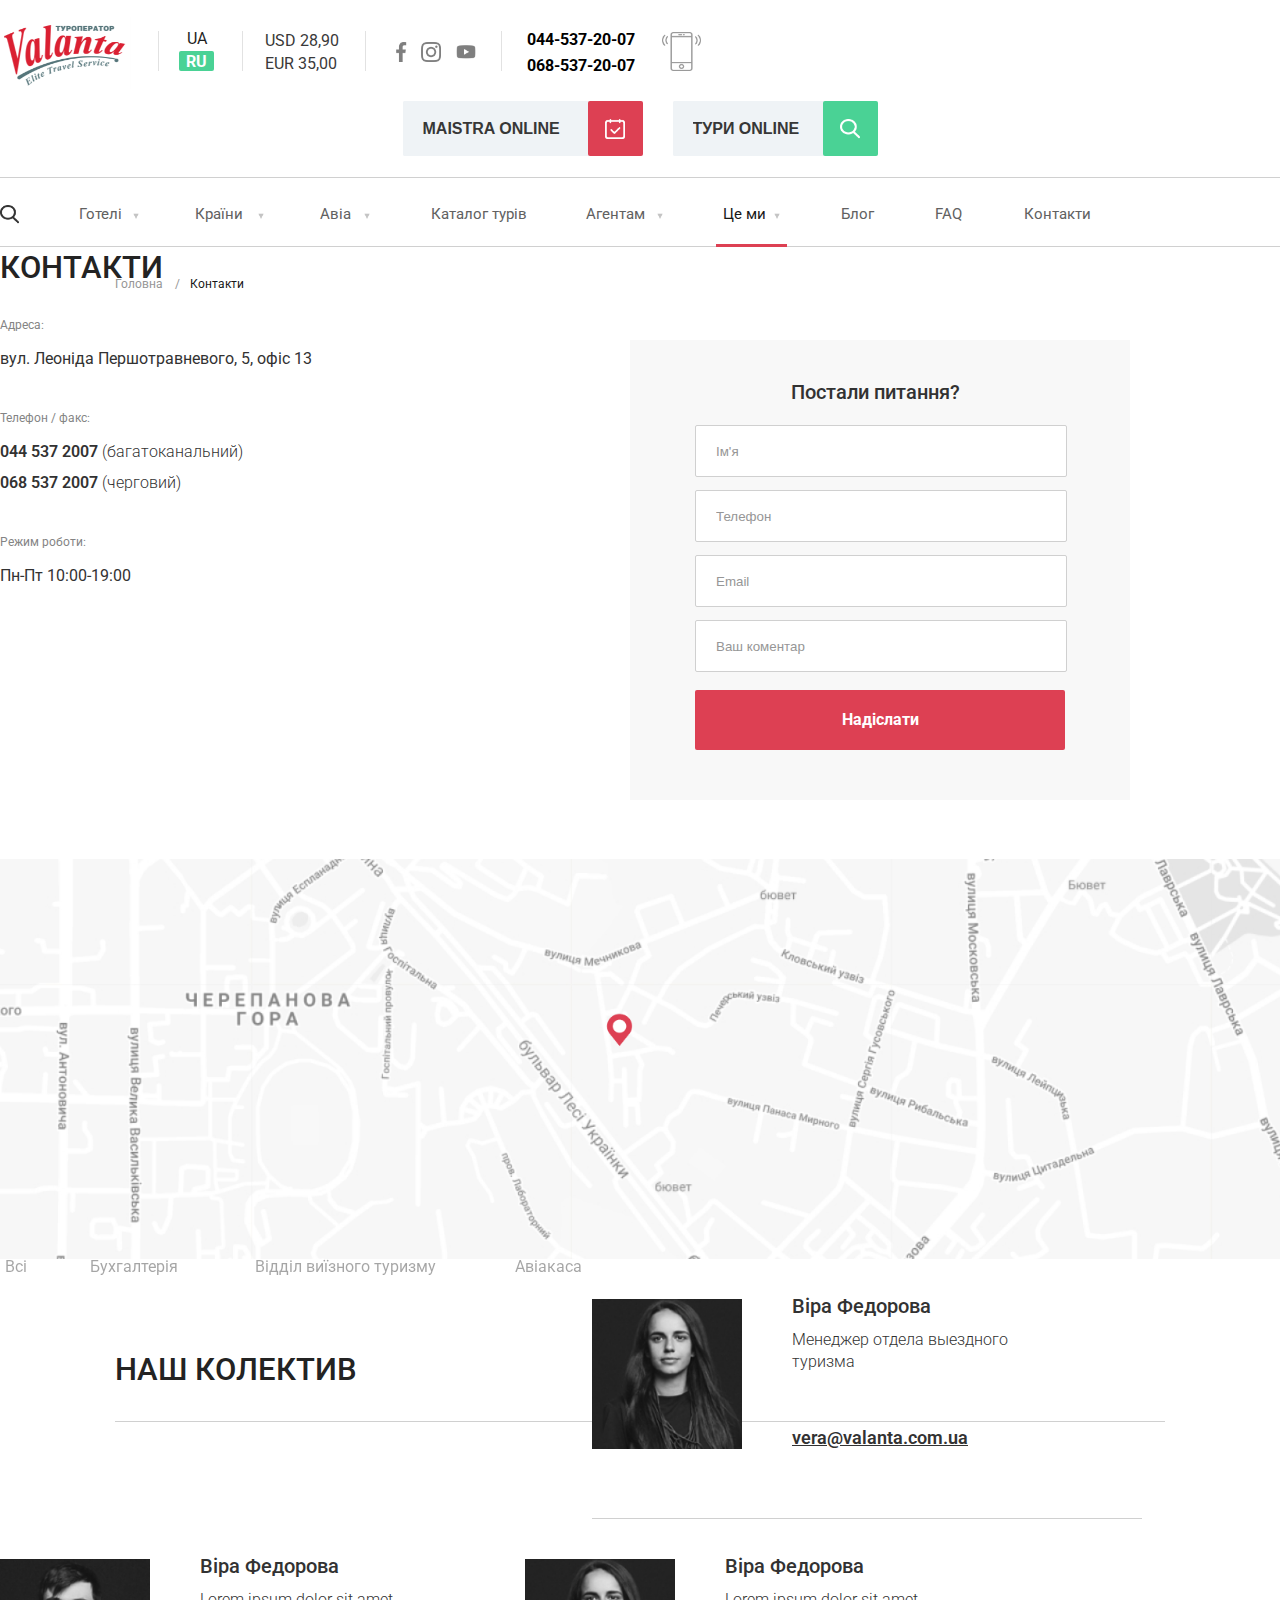
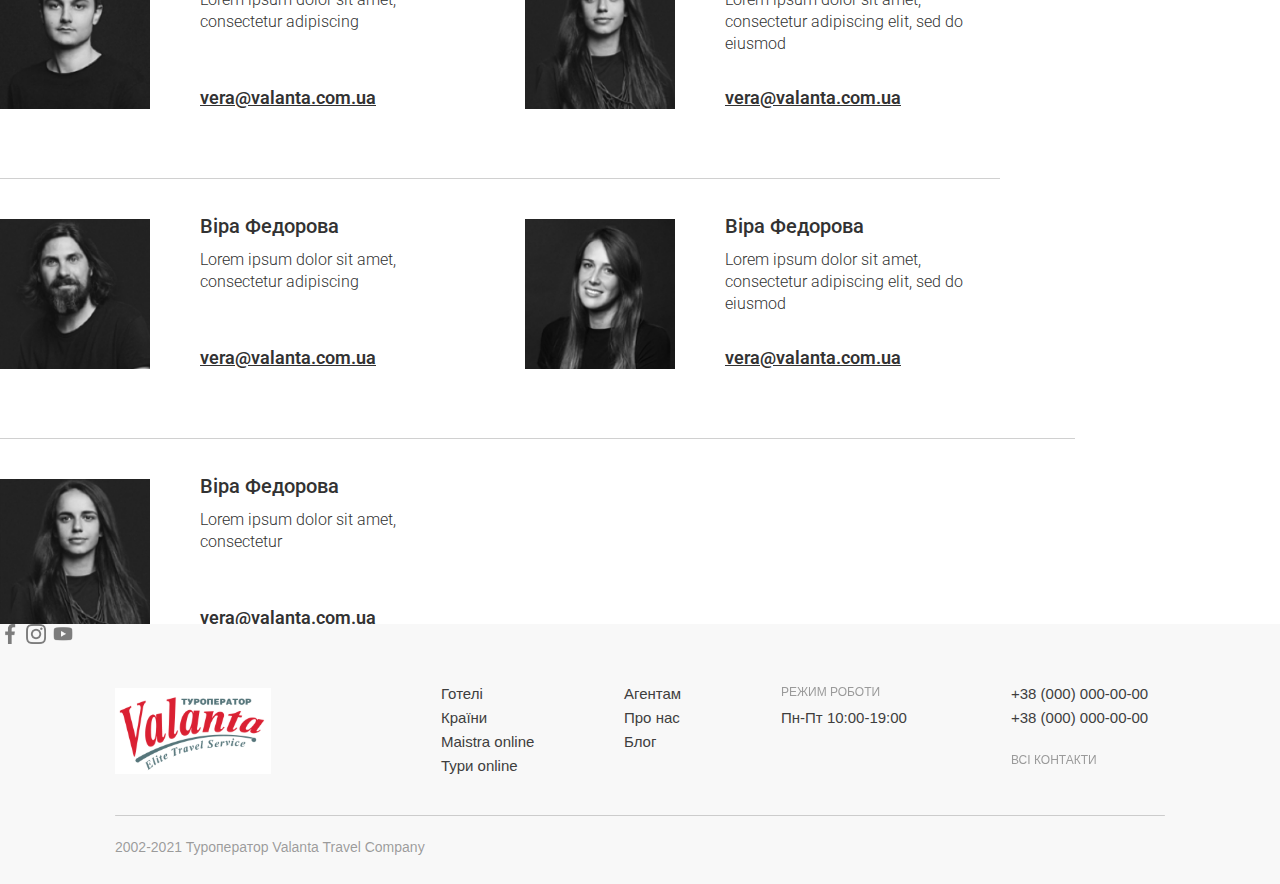
<file: index2.html>
<!DOCTYPE html>
<html lang="en">

<head>
    <meta charset="UTF-8">
    <meta http-equiv="X-UA-Compatible" content="IE=edge">
    <meta name="viewport" content="width=device-width, initial-scale=1.0">
    <link href="css/style2.css" rel="stylesheet">
    <link rel="stylesheet" href="./css/all.css">
    <link rel="preconnect" href="https://fonts.googleapis.com">
    <link rel="preconnect" href="https://fonts.gstatic.com" crossorigin>
    <link href="https://fonts.googleapis.com/css2?family=Roboto&display=swap" rel="stylesheet">
    <title>Last Project</title>
</head>

<body>
    <div class="top-line"></div>
    <div class="list-bottom-line"></div>
    <div class="main">
        <div class="top">
            <div class="top-block1">
                <img src="img/logo (1) 1.png">
            </div>
            <div class="dash"></div>
            <div class="top-block2">
                <div class="UA">UA</div>
                <div class="top-blockRU">
                    <div class="RU">RU</div>
                </div>
            </div>
            <div class="dash2"></div>
            <div class="top-block3">
                <div class="cost-1">USD 28,90</div>
                <div class="cost-2">EUR 35,00</div>
            </div>
            <div class="dash3"></div>
            <div class="top-block4">
                <div class="facebook"></div>
                <div class="instagram"></div>
                <div class="youtube"></div>
            </div>
            <div class="dash4"></div>
            <div class="top-block5">
                <div class="number-1">044-537-20-07</div>
                <div class="number-2">068-537-20-07</div>
            </div>
            <div class="smartphone-icon"></div>
            <div class="dash5"></div>
            <form class="top-block6">
                <div class="Maistra-block">
                    <input class="Maistra-ONLINE" placeholder="Maistra ONLINE">
                    <a href="#" class="Maistra-btn">
                        <div class="Check-icon-1"></div>
                    </a>
                </div>
                <div class="TOURS-block">
                    <input class="TOURS-ONLINE" placeholder="Тури ONLINE">
                    <a href="#" class="TOURS-btn">
                        <div class="Check-icon-2"></div>
                    </a>
                </div>
            </form>
        </div>
        <div class="list">
            <div class="search-icon"></div>
            <div class="list-hotels">
                <a href="./index.html" class="list-hotels-link">Готелі
                    <div class="list-polygon-icon-1"></div>
                    <div class="hotels-red-overflow">
                        <div class="hotels-red"></div>
                    </div>
                </a>
                <div class="hotels-block-overflow">
                    <div class="hb-list">
                        <div class="hb-txt-div-1">
                            <a href="./index.html#best-hotels" class="hb-txt">Best hotels</a>
                        </div>
                        <div class="hb-txt-div-2">
                            <a href="./index.html#actual-tours" class="hb-txt">Актуальні тури</a>
                        </div>
                        <div class="hb-txt-div-3">
                            <a href="./index.html#important-news" class="hb-txt">Важливі новини</a>
                        </div>
                        <div class="hb-txt-div-4">
                            <a href="./index.html#blog" class="hb-txt">Блог</a>
                        </div>
                        <div class="hb-txt-div-5">
                            <a href="./index.html#why-choose" class="hb-txt">Чому вибирають нас</a>
                        </div>
                        <div class="hb-txt-div-6">
                            <a href="./index.html#rest-premium-class" class="hb-txt">Відпочинок преміум класу</a>
                        </div>
                        <div class="hb-txt-div-7">
                            <a href="./index.html#exclusive-service" class="hb-txt">Ексклюзивний консьєрж сервіс</a>
                        </div>
                        <div class="hb-txt-div-8">
                            <a href ="./index.html#take-konsultation" class="hb-txt">Отримати консультацію фахівця</a>
                        </div>
                        <div class="hb-txt-div-9">
                            <a href="./index.html#valanta-travel-company" class="hb-txt-1">VALANTA TRAVEL COMPANY у цифрах</a>
                        </div>
                        <div class="hb-txt-div-10">
                            <a href="./index.html#we-proude-of" class="hb-txt">Партнерство з компаніями</a>
                        </div>
                        <div class="hb-txt-div-11">
                            <a href="./index.html#we-offer-exclusive" class="hb-txt-1">Ексклюзивні і справжні вигідні умови співпраці</a>
                        </div>
                    </div>
                </div>
            </div>
            <div class="list-countries">
                <a href="#" class="list-countries-link">Країни
                    <div class="list-polygon-icon-2"></div>
                    <div class="countries-red-overflow">
                        <div class="countries-red"></div>
                    </div>
                </a>
                <div class="countries-block-overflow">
                    <div class="cb-list">
                        <div class="cb-txt-div-1">
                            <a href="#" class="cb-txt">Чартерные рейсы в Хорватию</a>
                        </div>
                        <div class="cb-txt-div-2">
                            <a href="#" class="cb-txt">Регулярные рейсы в Хорватию</a>
                        </div>
                        <div class="cb-txt-div-3">
                            <a href="#" class="cb-txt">Чартерные рейсы в Черногорию</a>
                        </div>
                        <div class="cb-txt-div-4">
                            <a href="#" class="cb-txt">Регулярные рейсы в Черногорию</a>
                        </div>
                        <div class="cb-txt-div-5">
                            <a href="#" class="cb-txt">Авиаперелеты в Италию</a>
                        </div>
                        <div class="cb-txt-div-6">
                            <a href="#" class="cb-txt">Авиаперелеты в Словению</a>
                        </div>
                        <div class="cb-txt-div-7">
                            <a href="#" class="cb-txt">Авиаперелеты по всему миру</a>
                        </div>
                    </div>
                </div>
            </div>
            <div class="list-avia">
                <a href="#" class="list-avia-link">Авіа
                    <div class="list-polygon-icon-3"></div>
                    <div class="avia-red-overflow">
                        <div class="avia-red"></div>
                    </div>
                </a>
                <div class="avia-block-overflow">
                    <div class="ab-list">
                        <div class="ab-txt-div-1">
                            <a href="./index5-1.html" class="ab-txt">Чартерные рейсы в Хорватию</a>
                        </div>
                        <div class="ab-txt-div-2">
                            <a href="#" class="ab-txt">Регулярные рейсы в Хорватию</a>
                        </div>
                        <div class="ab-txt-div-3">
                            <a href="#" class="ab-txt">Чартерные рейсы в Черногорию</a>
                        </div>
                        <div class="ab-txt-div-4">
                            <a href="#" class="ab-txt">Регулярные рейсы в Черногорию</a>
                        </div>
                        <div class="ab-txt-div-5">
                            <a href="#" class="ab-txt">Авиаперелеты в Италию</a>
                        </div>
                        <div class="ab-txt-div-6">
                            <a href="#" class="ab-txt">Авиаперелеты в Словению</a>
                        </div>
                        <div class="ab-txt-div-7">
                            <a href="#" class="ab-txt">Авиаперелеты по всему миру</a>
                        </div>
                    </div>
                </div>
            </div>
            <div class="list-catalog">
                <a href="#" class="list-catalog-link">Каталог турів
                    <div class="catalog-red-overflow">
                        <div class="catalog-red"></div>
                    </div>
                </a>
            </div>
            <div class="list-agents">
                <a href="#" class="list-agents-link">Агентам
                    <div class="list-polygon-icon-4"></div>
                    <div class="agents-red-overflow">
                        <div class="agents-red"></div>
                    </div>
                </a>
                <div class="agents-block-overflow">
                    <div class="agb-list">
                        <div class="agb-txt-div-1">
                            <a href="#" class="agb-txt">Чартерные рейсы в Хорватию</a>
                        </div>
                        <div class="agb-txt-div-2">
                            <a href="#" class="agb-txt">Регулярные рейсы в Хорватию</a>
                        </div>
                        <div class="agb-txt-div-3">
                            <a href="#" class="agb-txt">Чартерные рейсы в Черногорию</a>
                        </div>
                        <div class="agb-txt-div-4">
                            <a href="#" class="agb-txt">Регулярные рейсы в Черногорию</a>
                        </div>
                        <div class="agb-txt-div-5">
                            <a href="#" class="agb-txt">Авиаперелеты в Италию</a>
                        </div>
                        <div class="agb-txt-div-6">
                            <a href="#" class="agb-txt">Авиаперелеты в Словению</a>
                        </div>
                        <div class="agb-txt-div-7">
                            <a href="#" class="agb-txt">Авиаперелеты по всему миру</a>
                        </div>
                    </div>
                </div>
            </div>
            <div class="list-WE">
                <a href="./index6.html" class="list-WE-link" autofocus>Це ми
                    <div class="list-polygon-icon-5"></div>
                    <div class="WE-red-overflow">
                        <div class="WE-red"></div>
                    </div>
                </a>
                <div class="WE-block-overflow">
                    <div class="wb-list">
                        <div class="wb-txt-div-1">
                            <a href="./index6.html#ac-rest-premium-class" class="wb-txt">Преміум відпочинок</a>
                        </div>
                        <div class="wb-txt-div-2">
                            <a href="./index6.html#we-are-your-choise" class="wb-txt">Ми на 100% ваш вибір</a>
                        </div>
                        <div class="wb-txt-div-3">
                            <a href="./index6.html#our-team" class="wb-txt">Наш колектив</a>
                        </div>
                        <div class="wb-txt-div-4">
                            <a href="./index6.html#requisites" class="wb-txt">Реквізити</a>
                        </div>
                        <div class="wb-txt-div-5">
                            <a href="./index6.html#five-points" class="wb-txt-1">Співпраця з туроператором Valanta Travel Company</a>
                        </div>
                    </div>
                </div>
            </div>
            <div class="list-blog">
                <a href="./index4.html" class="list-blog-link">Блог
                    <div class="blog-red-overflow">
                        <div class="blog-red"></div>
                    </div>
                </a>
            </div>
            <div class="list-FAQ">
                <a href="./index3.html" class="list-FAQ-link">FAQ
                    <div class="FAQ-red-overflow">
                        <div class="FAQ-red"></div>
                    </div>
                </a>
            </div>
            <div class="list-contacts">
                <a href="./index2.html" class="list-contacts-link" autofocus>Контакти
                    <div class="contacts-red-overflow">
                        <div class="contacts-red"></div>
                    </div>
                </a>
            </div>
        </div>
        <div class="contacts-main">
            <a href="./index.html" class="cm-main-link-1">Головна</a>
            <div class="cm-main-link-dash">/</div>
            <a href="./index2.html" class="cm-main-link-2">Контакти</a>
            <div class="cm-txt">контакти</div>
            <div class="cm-txt-adress">Адреса:</div>
            <div class="cm-txt-adress-2">вул. Леоніда Першотравневого, 5, офіс 13</div>
            <div class="cm-txt-telephone">Телефон / факс:</div>
            <div class="cm-txt-telephone-multi"><strong class="cm-telephone-str">044 537 2007</strong> (багатоканальний)
            </div>
            <div class="cm-txt-telephone-duty"><strong class="cm-telephone-str">068 537 2007</strong> (черговий)</div>
            <div class="cm-txt-working-mode">Режим роботи:</div>
            <div class="cm-txt-working-mode-time">Пн-Пт 10:00-19:00</div>
            <div class="cm-questions">
                <div class="cm-questions-txt">Постали питання?</div>
                <input class="cm-questions-name" placeholder="Ім'я">
                <input class="cm-questions-telphone" placeholder="Телефон">
                <input class="cm-questions-email" placeholder="Email">
                <input class="cm-questions-comment" placeholder="Ваш коментар">
                <a href="#" class="cm-questions-btn">Надіслати</a>
            </div>
        </div>
        <div class="contacts-map"></div>
        <div class="our-team">
            <div class="our-team-txt">наш колектив</div>
            <a href="#" class="our-team-link-all">Всі</a>
            <a href="#" class="our-team-link-accounting">Бухгалтерія</a>
            <a href="#" class="our-team-link-departament">Відділ виїзного туризму</a>
            <a href="#" class="our-team-link-ticket-o">Авіакаса</a>
            <div class="ot-line"></div>
            <div class="ot-block-1">
                <div class="ot-img"></div>
                <div class="ot-block-name">Віра Федорова</div>
                <div class="ot-block-txt">Менеджер отдела выездного туризма</div>
                <div class="ot-block-mail">vera@valanta.com.ua</div>
                <div class="ot-block-line"></div>
            </div>
            <div class="ot-block-2">
                <div class="ot-img"></div>
                <div class="ot-block-name">Віра Федорова</div>
                <div class="ot-block-txt">Lorem ipsum dolor sit amet, consectetur adipiscing</div>
                <div class="ot-block-mail">vera@valanta.com.ua</div>
                <div class="ot-block-line"></div>
            </div>
            <div class="ot-block-3">
                <div class="ot-img"></div>
                <div class="ot-block-name">Віра Федорова</div>
                <div class="ot-block-txt">Lorem ipsum dolor sit amet, consectetur adipiscing elit, sed do eiusmod</div>
                <div class="ot-block-mail">vera@valanta.com.ua</div>
            </div>
            <div class="ot-block-4">
                <div class="ot-img"></div>
                <div class="ot-block-name">Віра Федорова</div>
                <div class="ot-block-txt">Lorem ipsum dolor sit amet, consectetur adipiscing </div>
                <div class="ot-block-mail">vera@valanta.com.ua</div>
                <div class="ot-block-line"></div>
            </div>
            <div class="ot-block-5">
                <div class="ot-img"></div>
                <div class="ot-block-name">Віра Федорова</div>
                <div class="ot-block-txt">Lorem ipsum dolor sit amet, consectetur adipiscing elit, sed do eiusmod</div>
                <div class="ot-block-mail">vera@valanta.com.ua</div>
                <div class="ot-block-line"></div>
            </div>
            <div class="ot-block-6">
                <div class="ot-img"></div>
                <div class="ot-block-name">Віра Федорова</div>
                <div class="ot-block-txt">Lorem ipsum dolor sit amet, consectetur </div>
                <div class="ot-block-mail">vera@valanta.com.ua</div>
            </div>
        </div>
        <div class="contacts-bottom">
            <div class="cb-logo"></div>
            <a href="./index.html" class="cb-link-1">Готелі</a>
            <a href="#" class="cb-link-2">Країни</a>
            <a href="#" class="cb-link-3">Maistra online</a>
            <a href="#" class="cb-link-4">Тури online</a>
            <a href="#" class="cb-link-5">Агентам</a>
            <a href="./index6.html" class="cb-link-6">Про нас</a>
            <a href="./index4.html" class="cb-link-7">Блог</a>
            <div class="cb-txt-1">Режим роботи</div>
            <div class="cb-txt-2">Пн-Пт 10:00-19:00</div>
            <div class="cb-nuber-1">+38 (000) 000-00-00</div>
            <div class="cb-nuber-2">+38 (000) 000-00-00</div>
            <div class="cb-contacts">Всі контакти</div>
            <div class="cb-bottom-line"></div>
            <div class="cb-bottom-txt">2002-2021 Туроператор Valanta Travel Company</div>
            <div class="cb-facebook"></div>
            <div class="cb-instagram"></div>
            <div class="cb-youtube"></div>
        </div>
    </div>
</body>
</file>
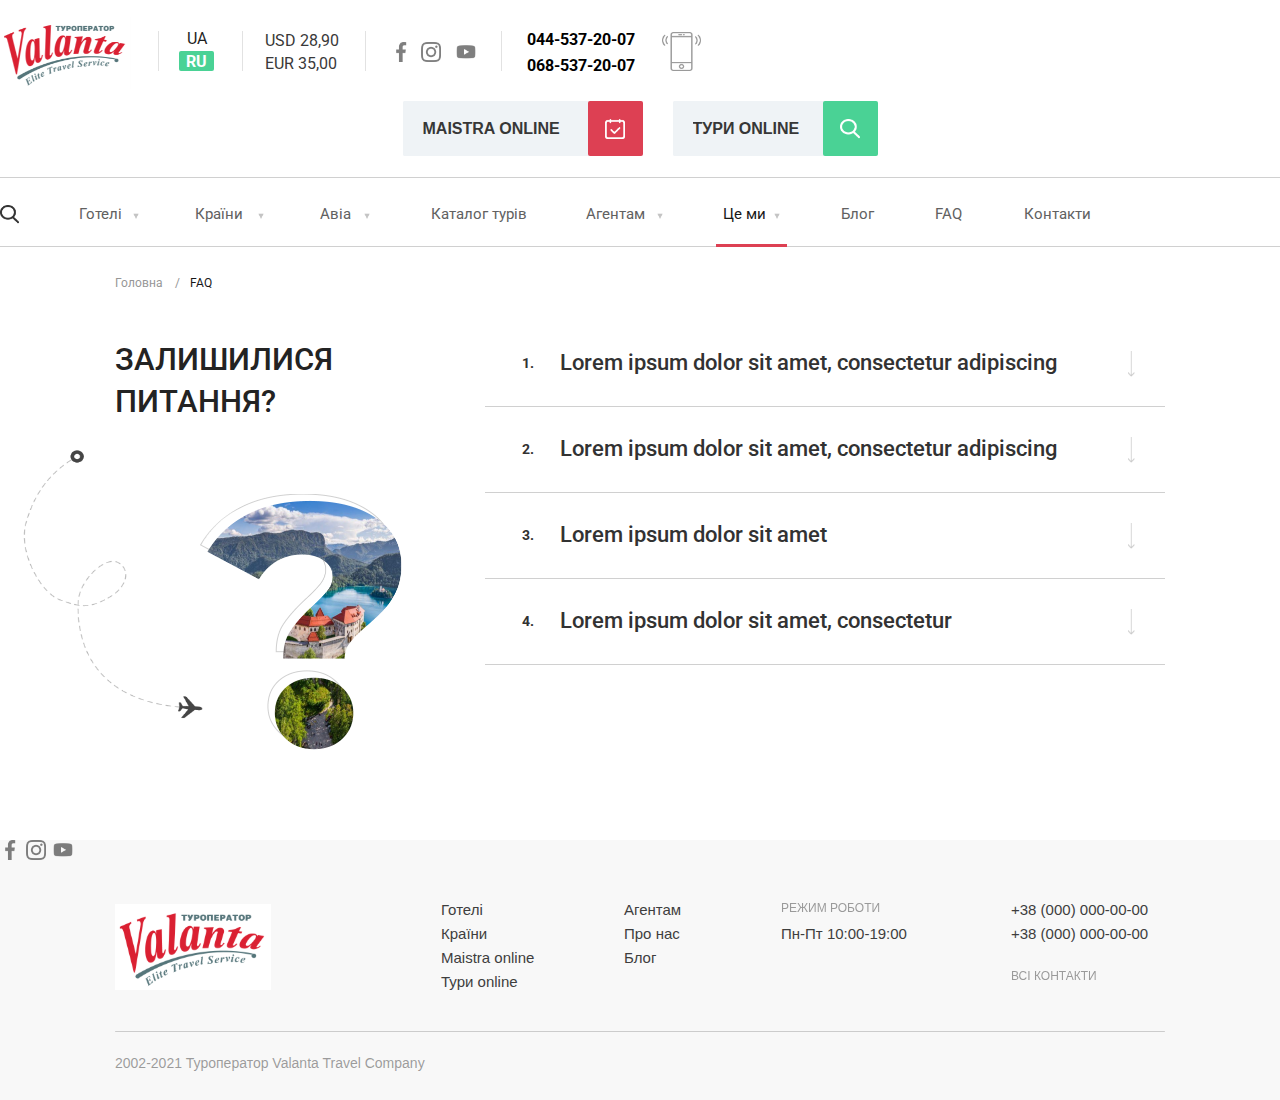
<file: index3.html>
<!DOCTYPE html>
<html lang="en">

<head>
    <meta charset="UTF-8">
    <meta http-equiv="X-UA-Compatible" content="IE=edge">
    <meta name="viewport" content="width=device-width, initial-scale=1.0">
    <link href="css/style3.css" rel="stylesheet">
    <link rel="stylesheet" href="./css/all.css">
    <link rel="preconnect" href="https://fonts.googleapis.com">
    <link rel="preconnect" href="https://fonts.gstatic.com" crossorigin>
    <link href="https://fonts.googleapis.com/css2?family=Roboto&display=swap" rel="stylesheet">
    <title>Last Project</title>
</head>

<body>
    <div class="top-line"></div>
    <div class="list-bottom-line"></div>
    <div class="main">
        <div class="top">
            <div class="top-block1">
                <img src="img/logo (1) 1.png">
            </div>
            <div class="dash"></div>
            <div class="top-block2">
                <div class="UA">UA</div>
                <div class="top-blockRU">
                    <div class="RU">RU</div>
                </div>
            </div>
            <div class="dash2"></div>
            <div class="top-block3">
                <div class="cost-1">USD 28,90</div>
                <div class="cost-2">EUR 35,00</div>
            </div>
            <div class="dash3"></div>
            <div class="top-block4">
                <div class="facebook"></div>
                <div class="instagram"></div>
                <div class="youtube"></div>
            </div>
            <div class="dash4"></div>
            <div class="top-block5">
                <div class="number-1">044-537-20-07</div>
                <div class="number-2">068-537-20-07</div>
            </div>
            <div class="smartphone-icon"></div>
            <div class="dash5"></div>
            <form class="top-block6">
                <div class="Maistra-block">
                    <input class="Maistra-ONLINE" placeholder="Maistra ONLINE">
                    <a href="#" class="Maistra-btn">
                        <div class="Check-icon-1"></div>
                    </a>
                </div>
                <div class="TOURS-block">
                    <input class="TOURS-ONLINE" placeholder="Тури ONLINE">
                    <a href="#" class="TOURS-btn">
                        <div class="Check-icon-2"></div>
                    </a>
                </div>
            </form>
        </div>
        <div class="list">
            <div class="search-icon"></div>
            <div class="list-hotels">
                <a href="./index.html" class="list-hotels-link">Готелі
                    <div class="list-polygon-icon-1"></div>
                    <div class="hotels-red-overflow">
                        <div class="hotels-red"></div>
                    </div>
                </a>
                <div class="hotels-block-overflow">
                    <div class="hb-list">
                        <div class="hb-txt-div-1">
                            <a href="./index.html#best-hotels" class="hb-txt">Best hotels</a>
                        </div>
                        <div class="hb-txt-div-2">
                            <a href="./index.html#actual-tours" class="hb-txt">Актуальні тури</a>
                        </div>
                        <div class="hb-txt-div-3">
                            <a href="./index.html#important-news" class="hb-txt">Важливі новини</a>
                        </div>
                        <div class="hb-txt-div-4">
                            <a href="./index.html#blog" class="hb-txt">Блог</a>
                        </div>
                        <div class="hb-txt-div-5">
                            <a href="./index.html#why-choose" class="hb-txt">Чому вибирають нас</a>
                        </div>
                        <div class="hb-txt-div-6">
                            <a href="./index.html#rest-premium-class" class="hb-txt">Відпочинок преміум класу</a>
                        </div>
                        <div class="hb-txt-div-7">
                            <a href="./index.html#exclusive-service" class="hb-txt">Ексклюзивний консьєрж сервіс</a>
                        </div>
                        <div class="hb-txt-div-8">
                            <a href ="./index.html#take-konsultation" class="hb-txt">Отримати консультацію фахівця</a>
                        </div>
                        <div class="hb-txt-div-9">
                            <a href="./index.html#valanta-travel-company" class="hb-txt-1">VALANTA TRAVEL COMPANY у цифрах</a>
                        </div>
                        <div class="hb-txt-div-10">
                            <a href="./index.html#we-proude-of" class="hb-txt">Партнерство з компаніями</a>
                        </div>
                        <div class="hb-txt-div-11">
                            <a href="./index.html#we-offer-exclusive" class="hb-txt-1">Ексклюзивні і справжні вигідні умови співпраці</a>
                        </div>
                    </div>
                </div>
            </div>
            <div class="list-countries">
                <a href="#" class="list-countries-link">Країни
                    <div class="list-polygon-icon-2"></div>
                    <div class="countries-red-overflow">
                        <div class="countries-red"></div>
                    </div>
                </a>
                <div class="countries-block-overflow">
                    <div class="cb-list">
                        <div class="cb-txt-div-1">
                            <a href="#" class="cb-txt">Чартерные рейсы в Хорватию</a>
                        </div>
                        <div class="cb-txt-div-2">
                            <a href="#" class="cb-txt">Регулярные рейсы в Хорватию</a>
                        </div>
                        <div class="cb-txt-div-3">
                            <a href="#" class="cb-txt">Чартерные рейсы в Черногорию</a>
                        </div>
                        <div class="cb-txt-div-4">
                            <a href="#" class="cb-txt">Регулярные рейсы в Черногорию</a>
                        </div>
                        <div class="cb-txt-div-5">
                            <a href="#" class="cb-txt">Авиаперелеты в Италию</a>
                        </div>
                        <div class="cb-txt-div-6">
                            <a href="#" class="cb-txt">Авиаперелеты в Словению</a>
                        </div>
                        <div class="cb-txt-div-7">
                            <a href="#" class="cb-txt">Авиаперелеты по всему миру</a>
                        </div>
                    </div>
                </div>
            </div>
            <div class="list-avia">
                <a href="#" class="list-avia-link">Авіа
                    <div class="list-polygon-icon-3"></div>
                    <div class="avia-red-overflow">
                        <div class="avia-red"></div>
                    </div>
                </a>
                <div class="avia-block-overflow">
                    <div class="ab-list">
                        <div class="ab-txt-div-1">
                            <a href="./index5-1.html" class="ab-txt">Чартерные рейсы в Хорватию</a>
                        </div>
                        <div class="ab-txt-div-2">
                            <a href="#" class="ab-txt">Регулярные рейсы в Хорватию</a>
                        </div>
                        <div class="ab-txt-div-3">
                            <a href="#" class="ab-txt">Чартерные рейсы в Черногорию</a>
                        </div>
                        <div class="ab-txt-div-4">
                            <a href="#" class="ab-txt">Регулярные рейсы в Черногорию</a>
                        </div>
                        <div class="ab-txt-div-5">
                            <a href="#" class="ab-txt">Авиаперелеты в Италию</a>
                        </div>
                        <div class="ab-txt-div-6">
                            <a href="#" class="ab-txt">Авиаперелеты в Словению</a>
                        </div>
                        <div class="ab-txt-div-7">
                            <a href="#" class="ab-txt">Авиаперелеты по всему миру</a>
                        </div>
                    </div>
                </div>
            </div>
            <div class="list-catalog">
                <a href="#" class="list-catalog-link">Каталог турів
                    <div class="catalog-red-overflow">
                        <div class="catalog-red"></div>
                    </div>
                </a>
            </div>
            <div class="list-agents">
                <a href="#" class="list-agents-link">Агентам
                    <div class="list-polygon-icon-4"></div>
                    <div class="agents-red-overflow">
                        <div class="agents-red"></div>
                    </div>
                </a>
                <div class="agents-block-overflow">
                    <div class="agb-list">
                        <div class="agb-txt-div-1">
                            <a href="#" class="agb-txt">Чартерные рейсы в Хорватию</a>
                        </div>
                        <div class="agb-txt-div-2">
                            <a href="#" class="agb-txt">Регулярные рейсы в Хорватию</a>
                        </div>
                        <div class="agb-txt-div-3">
                            <a href="#" class="agb-txt">Чартерные рейсы в Черногорию</a>
                        </div>
                        <div class="agb-txt-div-4">
                            <a href="#" class="agb-txt">Регулярные рейсы в Черногорию</a>
                        </div>
                        <div class="agb-txt-div-5">
                            <a href="#" class="agb-txt">Авиаперелеты в Италию</a>
                        </div>
                        <div class="agb-txt-div-6">
                            <a href="#" class="agb-txt">Авиаперелеты в Словению</a>
                        </div>
                        <div class="agb-txt-div-7">
                            <a href="#" class="agb-txt">Авиаперелеты по всему миру</a>
                        </div>
                    </div>
                </div>
            </div>
            <div class="list-WE">
                <a href="./index6.html" class="list-WE-link" autofocus>Це ми
                    <div class="list-polygon-icon-5"></div>
                    <div class="WE-red-overflow">
                        <div class="WE-red"></div>
                    </div>
                </a>
                <div class="WE-block-overflow">
                    <div class="wb-list">
                        <div class="wb-txt-div-1">
                            <a href="./index6.html#ac-rest-premium-class" class="wb-txt">Преміум відпочинок</a>
                        </div>
                        <div class="wb-txt-div-2">
                            <a href="./index6.html#we-are-your-choise" class="wb-txt">Ми на 100% ваш вибір</a>
                        </div>
                        <div class="wb-txt-div-3">
                            <a href="./index6.html#our-team" class="wb-txt">Наш колектив</a>
                        </div>
                        <div class="wb-txt-div-4">
                            <a href="./index6.html#requisites" class="wb-txt">Реквізити</a>
                        </div>
                        <div class="wb-txt-div-5">
                            <a href="./index6.html#five-points" class="wb-txt-1">Співпраця з туроператором Valanta Travel Company</a>
                        </div>
                    </div>
                </div>
            </div>
            <div class="list-blog">
                <a href="./index4.html" class="list-blog-link">Блог
                    <div class="blog-red-overflow">
                        <div class="blog-red"></div>
                    </div>
                </a>
            </div>
            <div class="list-FAQ">
                <a href="./index3.html" class="list-FAQ-link" autofocus>FAQ
                    <div class="FAQ-red-overflow">
                        <div class="FAQ-red"></div>
                    </div>
                </a>
            </div>
            <div class="list-contacts">
                <a href="./index2.html" class="list-contacts-link">Контакти
                    <div class="contacts-red-overflow">
                        <div class="contacts-red"></div>
                    </div>
                </a>
            </div>
        </div>
        <div class="FAQ-questions">
            <a href="./index.html" class="faq-q-link-1">Головна</a>
            <div class="faq-q-link-dash">/</div>
            <a href="./index3.html" class="faq-q-link-2">FAQ</a>
            <div class="FAQ-questions-txt">залишилися питання?</div>
            <div class="faq-q-mark"></div>
            <div class="faq-q-plane"></div>
            <div class="faq-q-arrows">
                <div class="faq-q-arrow-1"></div>
                <div class="faq-q-arrow-2"></div>
                <div class="faq-q-arrow-3"></div>
                <div class="faq-q-arrow-4"></div>
                <div class="faq-q-answers">
                    <div class="faq-q-block-1">
                        <div class="faq-q-number">1.</div>
                        <div class="faq-q-txt">Lorem ipsum dolor sit amet, consectetur adipiscing</div>
                        <div class="faq-q-txt-2">Lorem ipsum dolor sit amet, consectetur adipiscing elit, sed do eiusmod tempor incididunt ut labore et dolore magna aliqua. Ut enim ad minim veniam, quis nostrud exercitation ullamco laboris nisi ut aliquip ex ea commodo consequat.</div>
                    </div>
                    <div class="faq-q-block-2">
                        <div class="faq-q-number">2.</div>
                        <div class="faq-q-txt">Lorem ipsum dolor sit amet, consectetur adipiscing</div>
                        <div class="faq-q-txt-2">Lorem ipsum dolor sit amet, consectetur adipiscing elit, sed do eiusmod tempor incididunt ut labore et dolore magna aliqua. Ut enim ad minim veniam, quis nostrud exercitation ullamco laboris nisi ut aliquip ex ea commodo consequat.</div>
                    </div>
                    <div class="faq-q-block-3">
                        <div class="faq-q-number">3.</div>
                        <div class="faq-q-txt">Lorem ipsum dolor sit amet</div>
                        <div class="faq-q-txt-2">Lorem ipsum dolor sit amet, consectetur adipiscing elit, sed do eiusmod tempor incididunt ut labore et dolore magna aliqua. Ut enim ad minim veniam, quis nostrud exercitation ullamco laboris nisi ut aliquip ex ea commodo consequat.</div>
                    </div>
                    <div class="faq-q-block-4">
                        <div class="faq-q-number">4.</div>
                        <div class="faq-q-txt">Lorem ipsum dolor sit amet, consectetur </div>
                        <div class="faq-q-txt-2">Lorem ipsum dolor sit amet, consectetur adipiscing elit, sed do eiusmod tempor incididunt ut labore et dolore magna aliqua. Ut enim ad minim veniam, quis nostrud exercitation ullamco laboris nisi ut aliquip ex ea commodo consequat.</div>
                    </div>
                </div>
            </div>
        </div>
        <div class="FAQ-bottom">
            <div class="faq-logo"></div>
            <a href="./index.html" class="faq-link-1">Готелі</a>
            <a href="#" class="faq-link-2">Країни</a>
            <a href="#" class="faq-link-3">Maistra online</a>
            <a href="#" class="faq-link-4">Тури online</a>
            <a href="#" class="faq-link-5">Агентам</a>
            <a href="./index6.html" class="faq-link-6">Про нас</a>
            <a href="./index4.html" class="faq-link-7">Блог</a>
            <div class="faq-txt-1">Режим роботи</div>
            <div class="faq-txt-2">Пн-Пт 10:00-19:00</div>
            <div class="faq-nuber-1">+38 (000) 000-00-00</div>
            <div class="faq-nuber-2">+38 (000) 000-00-00</div>
            <div class="faq-contacts">Всі контакти</div>
            <div class="faq-bottom-line"></div>
            <div class="faq-bottom-txt">2002-2021 Туроператор Valanta Travel Company</div>
            <div class="faq-facebook"></div>
            <div class="faq-instagram"></div>
            <div class="faq-youtube"></div>
        </div>
    </div>
</body>
</file>
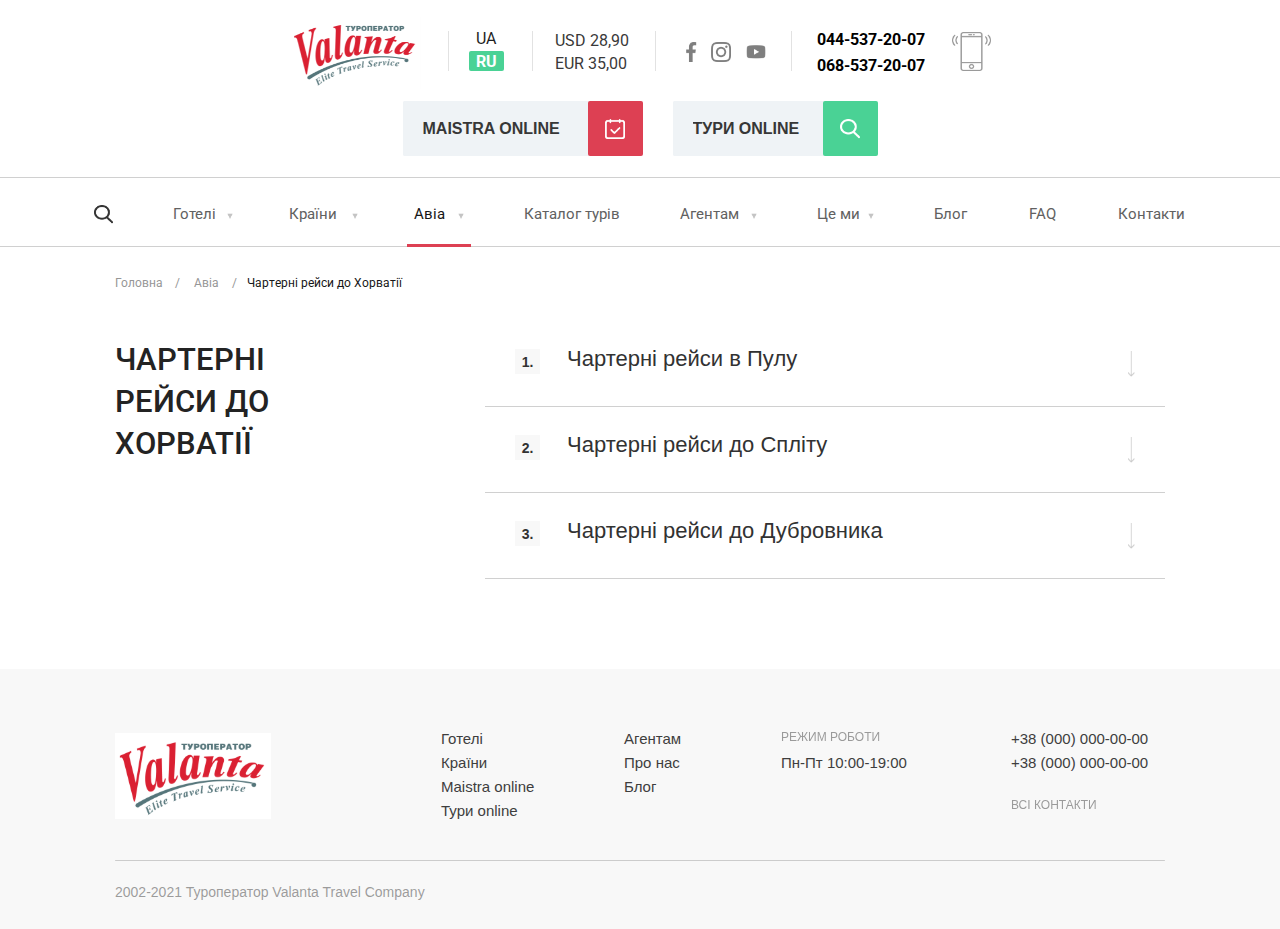
<file: index5-1.html>
<!DOCTYPE html>
<html lang="en">

<head>
    <meta charset="UTF-8">
    <meta http-equiv="X-UA-Compatible" content="IE=edge">
    <meta name="viewport" content="width=device-width, initial-scale=1.0">
    <link href="css/style5-1.css" rel="stylesheet">
    <link rel="stylesheet" href="./css/all.css">
    <link rel="preconnect" href="https://fonts.googleapis.com">
    <link rel="preconnect" href="https://fonts.gstatic.com" crossorigin>
    <link href="https://fonts.googleapis.com/css2?family=Roboto&display=swap" rel="stylesheet">
    <title>Last Project</title>
</head>

<body>
    <div class="top-line"></div>
    <div class="list-bottom-line"></div>
    <div class="main">
        <div class="top">
            <div class="top-blocks">
                <div class="top-block1">
                    <img src="img/logo (1) 1.png">
                </div>
                <div class="dash"></div>
                <div class="top-block2">
                    <div class="UA">UA</div>
                    <div class="top-blockRU">
                        <div class="RU">RU</div>
                    </div>
                </div>
                <div class="dash2"></div>
                <div class="top-block3">
                    <div class="cost-1">USD 28,90</div>
                    <div class="cost-2">EUR 35,00</div>
                </div>
                <div class="dash3"></div>
                <div class="top-block4">
                    <div class="facebook"></div>
                    <div class="instagram"></div>
                    <div class="youtube"></div>
                </div>
                <div class="dash4"></div>
                <div class="top-block5">
                    <div class="number-1">044-537-20-07</div>
                    <div class="number-2">068-537-20-07</div>
                </div>
                <div class="smartphone-icon"></div>
                <div class="dash5"></div>
                <form class="top-block6">
                    <div class="Maistra-block">
                        <input class="Maistra-ONLINE" placeholder="Maistra ONLINE">
                        <a href="#" class="Maistra-btn">
                            <div class="Check-icon-1"></div>
                        </a>
                    </div>
                    <div class="TOURS-block">
                        <input class="TOURS-ONLINE" placeholder="Тури ONLINE">
                        <a href="#" class="TOURS-btn">
                            <div class="Check-icon-2"></div>
                        </a>
                    </div>
                </form>
            </div>
        </div>
        <div class="list">
            <div class="list-block">
                <div class="search-icon"></div>
                <div class="list-hotels">
                    <a href="./index.html" class="list-hotels-link">Готелі
                        <div class="list-polygon-icon-1"></div>
                        <div class="hotels-red-overflow">
                            <div class="hotels-red"></div>
                        </div>
                    </a>
                    <div class="hotels-block-overflow">
                        <div class="hb-list">
                            <div class="hb-txt-div-1">
                                <a href="./index.html#best-hotels" class="hb-txt">Best hotels</a>
                            </div>
                            <div class="hb-txt-div-2">
                                <a href="./index.html#actual-tours" class="hb-txt">Актуальні тури</a>
                            </div>
                            <div class="hb-txt-div-3">
                                <a href="./index.html#important-news" class="hb-txt">Важливі новини</a>
                            </div>
                            <div class="hb-txt-div-4">
                                <a href="./index.html#blog" class="hb-txt">Блог</a>
                            </div>
                            <div class="hb-txt-div-5">
                                <a href="./index.html#why-choose" class="hb-txt">Чому вибирають нас</a>
                            </div>
                            <div class="hb-txt-div-6">
                                <a href="./index.html#rest-premium-class" class="hb-txt">Відпочинок преміум класу</a>
                            </div>
                            <div class="hb-txt-div-7">
                                <a href="./index.html#exclusive-service" class="hb-txt">Ексклюзивний консьєрж сервіс</a>
                            </div>
                            <div class="hb-txt-div-8">
                                <a href="./index.html#take-konsultation" class="hb-txt">Отримати консультацію
                                    фахівця</a>
                            </div>
                            <div class="hb-txt-div-9">
                                <a href="./index.html#valanta-travel-company" class="hb-txt-1">VALANTA TRAVEL COMPANY у
                                    цифрах</a>
                            </div>
                            <div class="hb-txt-div-10">
                                <a href="./index.html#we-proude-of" class="hb-txt">Партнерство з компаніями</a>
                            </div>
                            <div class="hb-txt-div-11">
                                <a href="./index.html#we-offer-exclusive" class="hb-txt-1">Ексклюзивні і справжні
                                    вигідні
                                    умови співпраці</a>
                            </div>
                        </div>
                    </div>
                </div>
                <div class="list-countries">
                    <a href="#" class="list-countries-link">Країни
                        <div class="list-polygon-icon-2"></div>
                        <div class="countries-red-overflow">
                            <div class="countries-red"></div>
                        </div>
                    </a>
                    <div class="countries-block-overflow">
                        <div class="cb-list">
                            <div class="cb-txt-div-1">
                                <a href="#" class="cb-txt">Чартерные рейсы в Хорватию</a>
                            </div>
                            <div class="cb-txt-div-2">
                                <a href="#" class="cb-txt">Регулярные рейсы в Хорватию</a>
                            </div>
                            <div class="cb-txt-div-3">
                                <a href="#" class="cb-txt">Чартерные рейсы в Черногорию</a>
                            </div>
                            <div class="cb-txt-div-4">
                                <a href="#" class="cb-txt">Регулярные рейсы в Черногорию</a>
                            </div>
                            <div class="cb-txt-div-5">
                                <a href="#" class="cb-txt">Авиаперелеты в Италию</a>
                            </div>
                            <div class="cb-txt-div-6">
                                <a href="#" class="cb-txt">Авиаперелеты в Словению</a>
                            </div>
                            <div class="cb-txt-div-7">
                                <a href="#" class="cb-txt">Авиаперелеты по всему миру</a>
                            </div>
                        </div>
                    </div>
                </div>
                <div class="list-avia">
                    <a href="#" class="list-avia-link" autofocus>Авіа
                        <div class="list-polygon-icon-3"></div>
                        <div class="avia-red-overflow">
                            <div class="avia-red"></div>
                        </div>
                    </a>
                    <div class="avia-block-overflow">
                        <div class="ab-list">
                            <div class="ab-txt-div-1">
                                <a href="./index5-1.html" class="ab-txt">Чартерные рейсы в Хорватию</a>
                            </div>
                            <div class="ab-txt-div-2">
                                <a href="#" class="ab-txt">Регулярные рейсы в Хорватию</a>
                            </div>
                            <div class="ab-txt-div-3">
                                <a href="#" class="ab-txt">Чартерные рейсы в Черногорию</a>
                            </div>
                            <div class="ab-txt-div-4">
                                <a href="#" class="ab-txt">Регулярные рейсы в Черногорию</a>
                            </div>
                            <div class="ab-txt-div-5">
                                <a href="#" class="ab-txt">Авиаперелеты в Италию</a>
                            </div>
                            <div class="ab-txt-div-6">
                                <a href="#" class="ab-txt">Авиаперелеты в Словению</a>
                            </div>
                            <div class="ab-txt-div-7">
                                <a href="#" class="ab-txt">Авиаперелеты по всему миру</a>
                            </div>
                        </div>
                    </div>
                </div>
                <div class="list-catalog">
                    <a href="#" class="list-catalog-link">Каталог турів
                        <div class="catalog-red-overflow">
                            <div class="catalog-red"></div>
                        </div>
                    </a>
                </div>
                <div class="list-agents">
                    <a href="#" class="list-agents-link">Агентам
                        <div class="list-polygon-icon-4"></div>
                        <div class="agents-red-overflow">
                            <div class="agents-red"></div>
                        </div>
                    </a>
                    <div class="agents-block-overflow">
                        <div class="agb-list">
                            <div class="agb-txt-div-1">
                                <a href="#" class="agb-txt">Чартерные рейсы в Хорватию</a>
                            </div>
                            <div class="agb-txt-div-2">
                                <a href="#" class="agb-txt">Регулярные рейсы в Хорватию</a>
                            </div>
                            <div class="agb-txt-div-3">
                                <a href="#" class="agb-txt">Чартерные рейсы в Черногорию</a>
                            </div>
                            <div class="agb-txt-div-4">
                                <a href="#" class="agb-txt">Регулярные рейсы в Черногорию</a>
                            </div>
                            <div class="agb-txt-div-5">
                                <a href="#" class="agb-txt">Авиаперелеты в Италию</a>
                            </div>
                            <div class="agb-txt-div-6">
                                <a href="#" class="agb-txt">Авиаперелеты в Словению</a>
                            </div>
                            <div class="agb-txt-div-7">
                                <a href="#" class="agb-txt">Авиаперелеты по всему миру</a>
                            </div>
                        </div>
                    </div>
                </div>
                <div class="list-WE">
                    <a href="./index6.html" class="list-WE-link">Це ми
                        <div class="list-polygon-icon-5"></div>
                        <div class="WE-red-overflow">
                            <div class="WE-red"></div>
                        </div>
                    </a>
                    <div class="WE-block-overflow">
                        <div class="wb-list">
                            <div class="wb-txt-div-1">
                                <a href="./index6.html#ac-rest-premium-class" class="wb-txt">Преміум відпочинок</a>
                            </div>
                            <div class="wb-txt-div-2">
                                <a href="./index6.html#we-are-your-choise" class="wb-txt">Ми на 100% ваш вибір</a>
                            </div>
                            <div class="wb-txt-div-3">
                                <a href="./index6.html#our-team" class="wb-txt">Наш колектив</a>
                            </div>
                            <div class="wb-txt-div-4">
                                <a href="./index6.html#requisites" class="wb-txt">Реквізити</a>
                            </div>
                            <div class="wb-txt-div-5">
                                <a href="./index6.html#five-points" class="wb-txt-1">Співпраця з туроператором Valanta
                                    Travel Company</a>
                            </div>
                        </div>
                    </div>
                </div>
                <div class="list-blog">
                    <a href="./index4.html" class="list-blog-link">Блог
                        <div class="blog-red-overflow">
                            <div class="blog-red"></div>
                        </div>
                    </a>
                </div>
                <div class="list-FAQ">
                    <a href="./index3.html" class="list-FAQ-link">FAQ
                        <div class="FAQ-red-overflow">
                            <div class="FAQ-red"></div>
                        </div>
                    </a>
                </div>
                <div class="list-contacts">
                    <a href="./index2.html" class="list-contacts-link">Контакти
                        <div class="contacts-red-overflow">
                            <div class="contacts-red"></div>
                        </div>
                    </a>
                </div>
            </div>
        </div>
        <div class="avia-charter-horvat">
            <a href="./index.html" class="ach-link-1">Головна</a>
            <div class="ach-link-dash">/</div>
            <a href="#" class="ach-link-2">Авіа</a>
            <div class="ach-link-dash-1">/</div>
            <a href="#" class="ach-link-3">Чартерні рейси до Хорватії</a>
            <div class="avia-charter-horvat-txt">Чартерні рейси до Хорватії</div>
            <div class="ach-btns">
                <button type="button" class="ach-btn-1" autofocus></button>
                <button type="button" class="ach-btn-2"></button>
                <button type="button" class="ach-btn-3"></button>
                <div class="ach-blocks">
                    <div class="ach-block-1">
                        <div class="ach-block-1-overflow">
                            <div class="ach-block-number-1">1.</div>
                            <div class="ach-block-txt">Чартерні рейси в Пулу</div>
                            <div class="ach-block-hover-1">
                                <div class="ach-block-hover-txt-1">У 2021 році чартерна програма до Хорватії буде
                                    представлена наступними рейсами:</div>
                                <div class="ach-block-hover-txt-2">Київ-Пула-Київ, авіакомпанія Роза Вітрів</div>
                                <div class="ach-block-hover-dot-txt-1">з 12.06.2021 по 25.09.2021 по суботах, борт А321
                                    <div class="ach-block-hover-dot-1"></div>
                                </div>
                                <div class="ach-block-hover-dot-txt-2">з 22.06.2021 по 07.09.2021 по вівторках, борт
                                    А321
                                    <div class="ach-block-hover-dot-2"></div>
                                </div>
                                <div class="ach-block-hover-dot-txt-3">з 24.06.2021 по 02.09.2021 по четвергах, борт
                                    Е145
                                    <div class="ach-block-hover-dot-3"></div>
                                </div>
                                <div class="ach-block-hover-tt">
                                    <div class="ach-block-hover-tt-txt">Розклад:</div>
                                    <div class="ach-block-hover-tt-1">7W771 Київ-Пула KBP-PUY 12:10-13:35</div>
                                    <div class="ach-block-hover-tt-line"></div>
                                    <div class="ach-block-hover-tt-2">7W772 Пула-Київ PUY-KBP 14:35-17:50</div>
                                </div>
                                <div class="ach-block-hover-vip">
                                    <div class="ach-block-hover-vip-txt">VIP сервіс в аеропорту Пула</div>
                                    <div class="ach-block-hover-vip-txt-1">VIP fast track – 50€ для 1-4 осіб</div>
                                    <div class="ach-block-hover-vip-txt-2">Baggage man – 50€ для 1-4 осіб</div>
                                    <div class="ach-block-hover-vip-txt-3">VIP Salon - 150 € за 2 години. Їжа та напої
                                        не включені у вартість.</div>
                                    <div class="ach-block-hover-vip-txt-4">Трансфер самолет-аэропорт, аэропорт-самолет:
                                        40€ за машину для 1-4 чел в одну сторону</div>
                                </div>
                                <a href="#" class="ach-block-hover-btn-1">Тури в Хорватії</a>
                                <a href="#" class="ach-block-hover-btn-2">Купити онлайн</a>
                            </div>
                        </div>
                    </div>
                    <div class="ach-block-2">
                        <div class="ach-block-2-overflow">
                            <div class="ach-block-number-2">2.</div>
                            <div class="ach-block-txt">Чартерні рейси до Спліту</div>
                            <div class="ach-block-hover-2">
                                <div class="ach-block-hover-txt-1">У 2021 році чартерна програма до Хорватії буде
                                    представлена наступними рейсами:</div>
                                <div class="ach-block-hover-txt-2">Київ-Пула-Київ, авіакомпанія Роза Вітрів</div>
                                <div class="ach-block-hover-dot-txt-1">з 12.06.2021 по 25.09.2021 по суботах, борт А321
                                    <div class="ach-block-hover-dot-1"></div>
                                </div>
                                <div class="ach-block-hover-dot-txt-2">з 22.06.2021 по 07.09.2021 по вівторках, борт
                                    А321
                                    <div class="ach-block-hover-dot-2"></div>
                                </div>
                                <div class="ach-block-hover-dot-txt-3">з 24.06.2021 по 02.09.2021 по четвергах, борт
                                    Е145
                                    <div class="ach-block-hover-dot-3"></div>
                                </div>
                                <div class="ach-block-hover-tt">
                                    <div class="ach-block-hover-tt-txt">Розклад:</div>
                                    <div class="ach-block-hover-tt-1">7W771 Київ-Пула KBP-PUY 12:10-13:35</div>
                                    <div class="ach-block-hover-tt-line"></div>
                                    <div class="ach-block-hover-tt-2">7W772 Пула-Київ PUY-KBP 14:35-17:50</div>
                                </div>
                                <div class="ach-block-hover-vip">
                                    <div class="ach-block-hover-vip-txt">VIP сервіс в аеропорту Пула</div>
                                    <div class="ach-block-hover-vip-txt-1">VIP fast track – 50€ для 1-4 осіб</div>
                                    <div class="ach-block-hover-vip-txt-2">Baggage man – 50€ для 1-4 осіб</div>
                                    <div class="ach-block-hover-vip-txt-3">VIP Salon - 150 € за 2 години. Їжа та напої
                                        не включені у вартість.</div>
                                    <div class="ach-block-hover-vip-txt-4">Трансфер самолет-аэропорт, аэропорт-самолет:
                                        40€ за машину для 1-4 чел в одну сторону</div>
                                </div>
                                <a href="#" class="ach-block-hover-btn-1">Тури в Хорватії</a>
                                <a href="#" class="ach-block-hover-btn-2">Купити онлайн</a>
                            </div>
                        </div>
                    </div>
                    <div class="ach-block-3">
                        <div class="ach-block-3-overflow">
                            <div class="ach-block-number-3">3.</div>
                            <div class="ach-block-txt">Чартерні рейси до Дубровника</div>
                            <div class="ach-block-hover-3">
                                <div class="ach-block-hover-txt-1">У 2021 році чартерна програма до Хорватії буде
                                    представлена наступними рейсами:</div>
                                <div class="ach-block-hover-txt-2">Київ-Пула-Київ, авіакомпанія Роза Вітрів</div>
                                <div class="ach-block-hover-dot-txt-1">з 12.06.2021 по 25.09.2021 по суботах, борт А321
                                    <div class="ach-block-hover-dot-1"></div>
                                </div>
                                <div class="ach-block-hover-dot-txt-2">з 22.06.2021 по 07.09.2021 по вівторках, борт
                                    А321
                                    <div class="ach-block-hover-dot-2"></div>
                                </div>
                                <div class="ach-block-hover-dot-txt-3">з 24.06.2021 по 02.09.2021 по четвергах, борт
                                    Е145
                                    <div class="ach-block-hover-dot-3"></div>
                                </div>
                                <div class="ach-block-hover-tt">
                                    <div class="ach-block-hover-tt-txt">Розклад:</div>
                                    <div class="ach-block-hover-tt-1">7W771 Київ-Пула KBP-PUY 12:10-13:35</div>
                                    <div class="ach-block-hover-tt-line"></div>
                                    <div class="ach-block-hover-tt-2">7W772 Пула-Київ PUY-KBP 14:35-17:50</div>
                                </div>
                                <div class="ach-block-hover-vip">
                                    <div class="ach-block-hover-vip-txt">VIP сервіс в аеропорту Пула</div>
                                    <div class="ach-block-hover-vip-txt-1">VIP fast track – 50€ для 1-4 осіб</div>
                                    <div class="ach-block-hover-vip-txt-2">Baggage man – 50€ для 1-4 осіб</div>
                                    <div class="ach-block-hover-vip-txt-3">VIP Salon - 150 € за 2 години. Їжа та напої
                                        не включені у вартість.</div>
                                    <div class="ach-block-hover-vip-txt-4">Трансфер самолет-аэропорт, аэропорт-самолет:
                                        40€ за машину для 1-4 чел в одну сторону</div>
                                </div>
                                <a href="#" class="ach-block-hover-btn-1">Тури в Хорватії</a>
                                <a href="#" class="ach-block-hover-btn-2">Купити онлайн</a>
                            </div>
                        </div>
                    </div>
                </div>
                <div class="ach-img-map-overflow">
                    <div class="ach-img-map"></div>
                </div>
                <div class="ach-img-plane-overflow">
                    <div class="ach-img-plane"></div>
                </div>
            </div>
        </div>
        <div class="avia-bottom">
            <div class="ab-logo"></div>
            <a href="./index.html" class="ab-link-1">Готелі</a>
            <a href="#" class="ab-link-2">Країни</a>
            <a href="#" class="ab-link-3">Maistra online</a>
            <a href="#" class="ab-link-4">Тури online</a>
            <a href="#" class="ab-link-5">Агентам</a>
            <a href="./index6.html" class="ab-link-6">Про нас</a>
            <a href="./index4.html" class="ab-link-7">Блог</a>
            <div class="ab-txt-1">Режим роботи</div>
            <div class="ab-txt-2">Пн-Пт 10:00-19:00</div>
            <div class="ab-nuber-1">+38 (000) 000-00-00</div>
            <div class="ab-nuber-2">+38 (000) 000-00-00</div>
            <div class="ab-contacts">Всі контакти</div>
            <div class="ab-bottom-line"></div>
            <div class="ab-bottom-txt">2002-2021 Туроператор Valanta Travel Company</div>
            <div class="ab-fiy">
                <div class="ab-facebook"></div>
                <div class="ab-instagram"></div>
                <div class="ab-youtube"></div>
            </div>
            <div class="avia-bottom-left"></div>
            <div class="avia-bottom-right"></div>
        </div>
    </div>
</body>
</file>
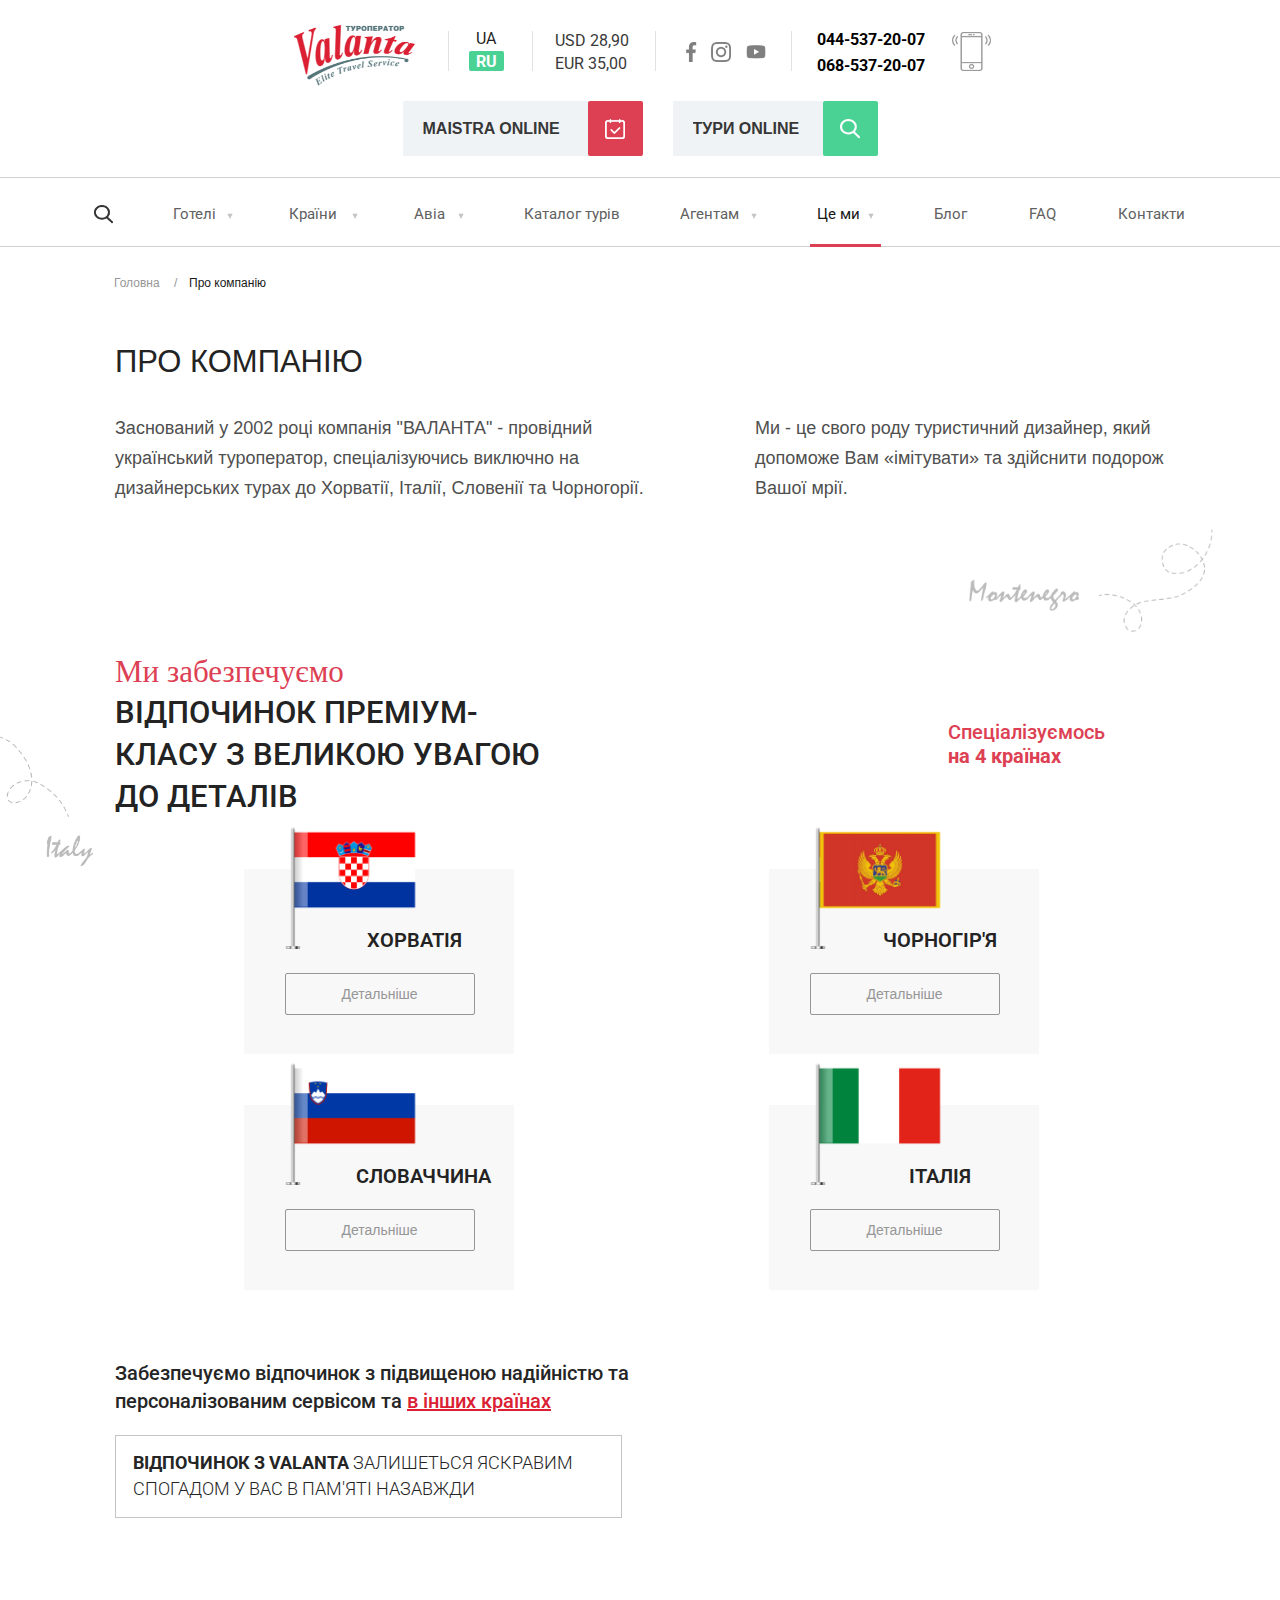
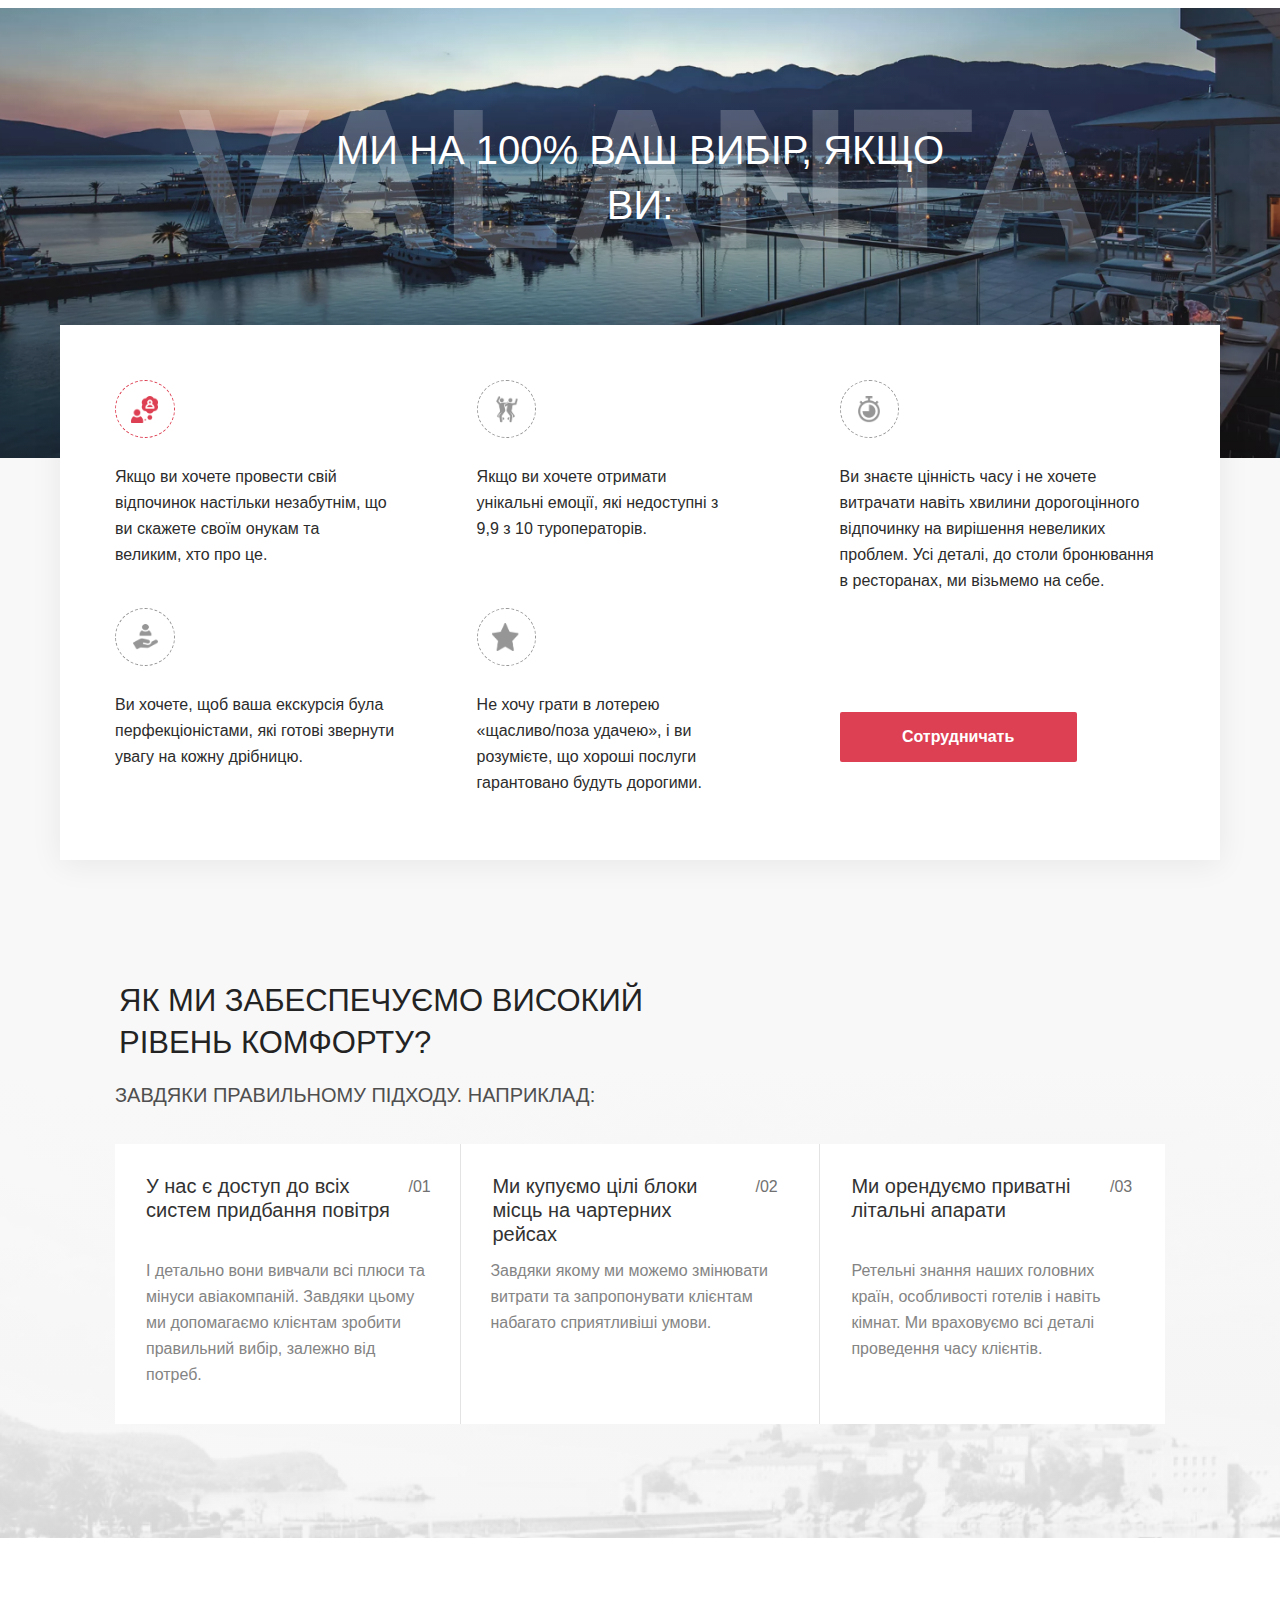
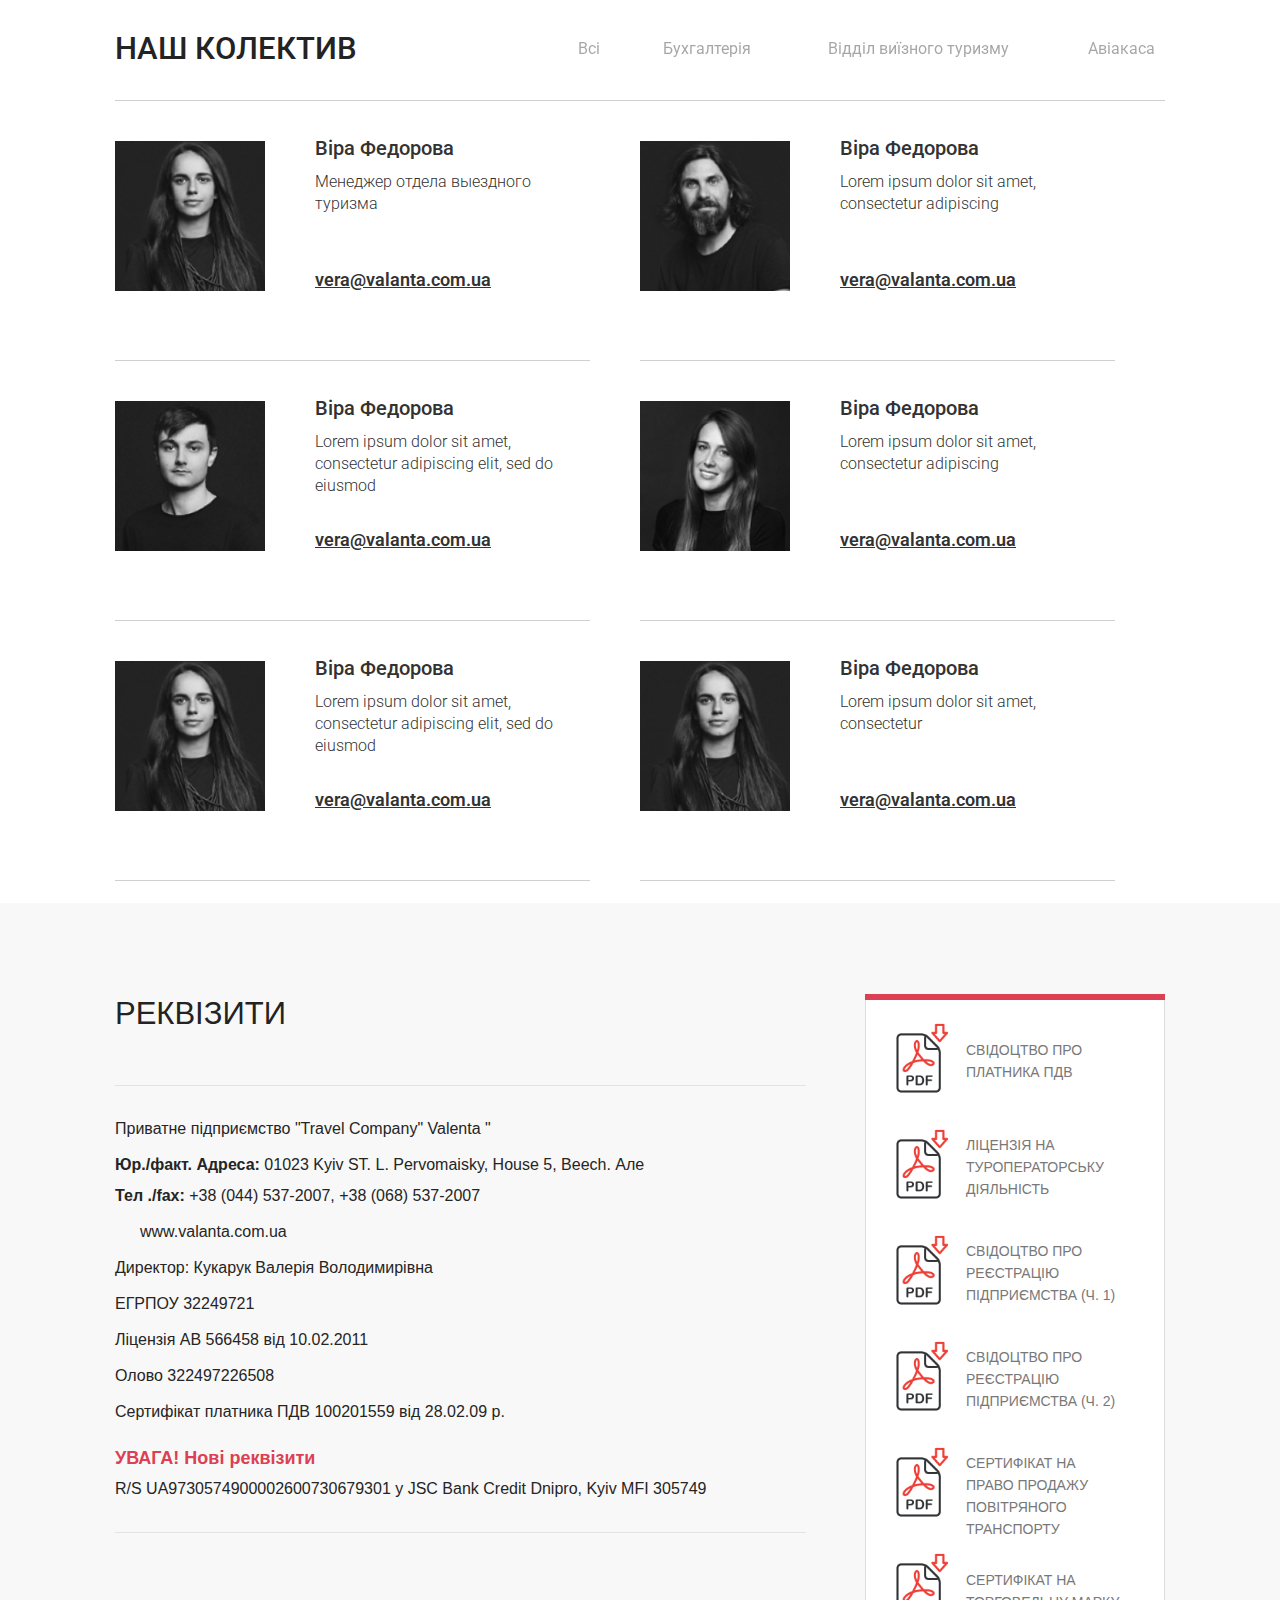
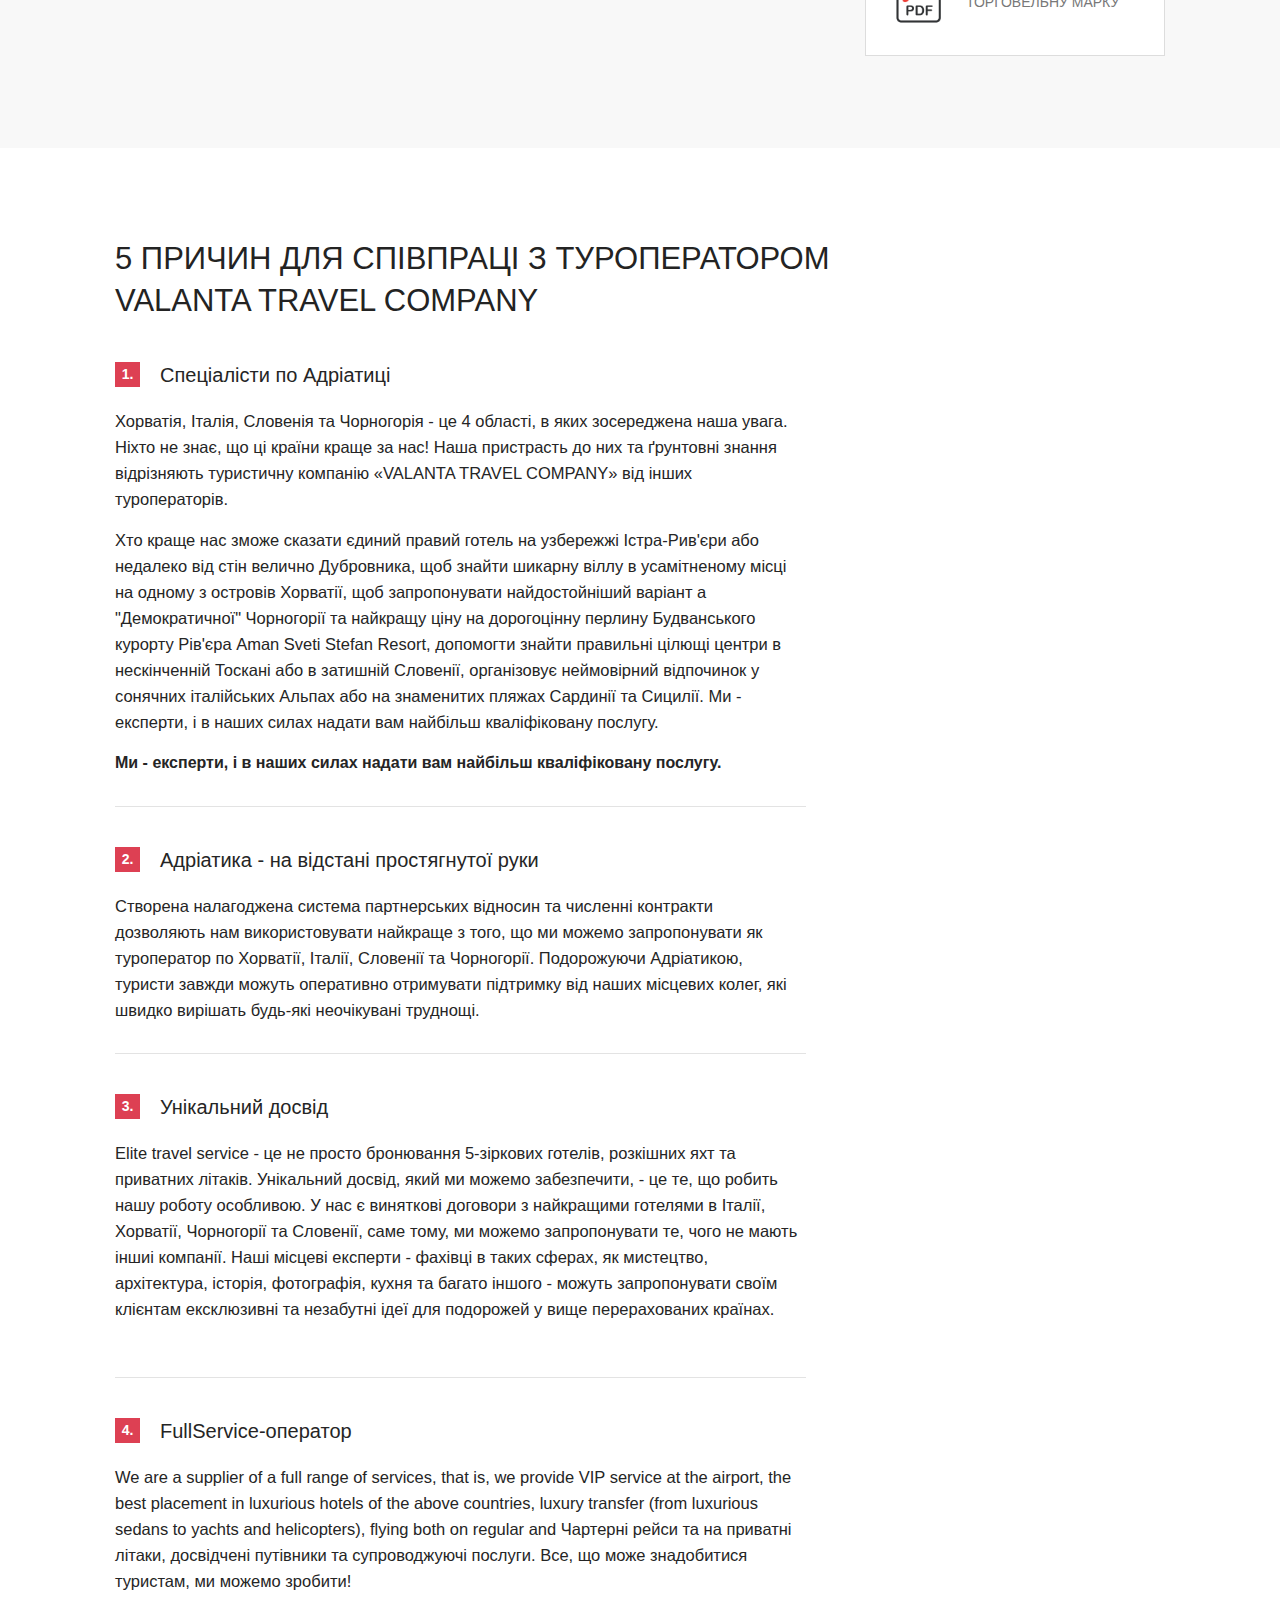
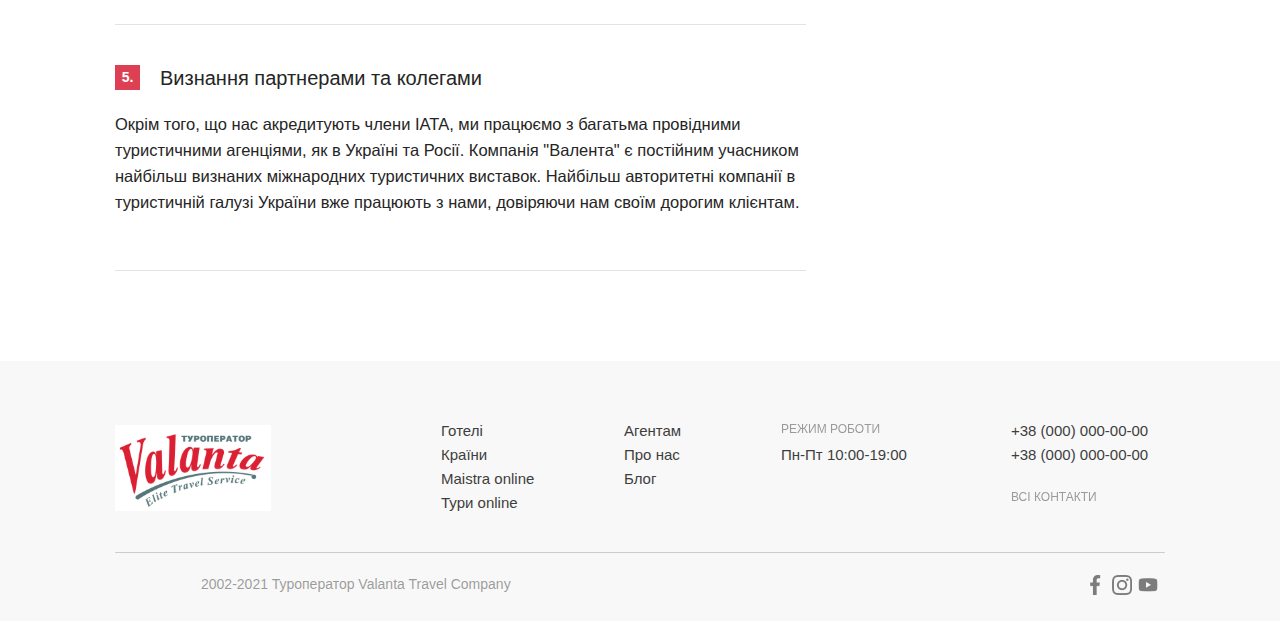
<file: index6.html>
<!DOCTYPE html>
<html lang="en">

<head>
    <meta charset="UTF-8">
    <meta http-equiv="X-UA-Compatible" content="IE=edge">
    <meta name="viewport" content="width=device-width, initial-scale=1.0">
    <link href="css/style6.css" rel="stylesheet">
    <link rel="stylesheet" href="./css/all.css">
    <link rel="preconnect" href="https://fonts.googleapis.com">
    <link rel="preconnect" href="https://fonts.gstatic.com" crossorigin>
    <link href="https://fonts.googleapis.com/css2?family=Roboto&display=swap" rel="stylesheet">
    <title>Last Project</title>
</head>

<body>
    <div class="top-line"></div>
    <div class="list-bottom-line"></div>
    <div class="main">
        <div class="top">
            <div class="top-blocks">
                <div class="top-block1">
                    <img src="img/logo (1) 1.png">
                </div>
                <div class="dash"></div>
                <div class="top-block2">
                    <div class="UA">UA</div>
                    <div class="top-blockRU">
                        <div class="RU">RU</div>
                    </div>
                </div>
                <div class="dash2"></div>
                <div class="top-block3">
                    <div class="cost-1">USD 28,90</div>
                    <div class="cost-2">EUR 35,00</div>
                </div>
                <div class="dash3"></div>
                <div class="top-block4">
                    <div class="facebook"></div>
                    <div class="instagram"></div>
                    <div class="youtube"></div>
                </div>
                <div class="dash4"></div>
                <div class="top-block5">
                    <div class="number-1">044-537-20-07</div>
                    <div class="number-2">068-537-20-07</div>
                </div>
                <div class="smartphone-icon"></div>
                <div class="dash5"></div>
                <form class="top-block6">
                    <div class="Maistra-block">
                        <input class="Maistra-ONLINE" placeholder="Maistra ONLINE">
                        <a href="#" class="Maistra-btn">
                            <div class="Check-icon-1"></div>
                        </a>
                    </div>
                    <div class="TOURS-block">
                        <input class="TOURS-ONLINE" placeholder="Тури ONLINE">
                        <a href="#" class="TOURS-btn">
                            <div class="Check-icon-2"></div>
                        </a>
                    </div>
                </form>
            </div>
        </div>
        <div class="list">
            <div class="list-block">
            <div class="search-icon"></div>
            <div class="list-hotels">
                <a href="./index.html" class="list-hotels-link">Готелі
                    <div class="list-polygon-icon-1"></div>
                    <div class="hotels-red-overflow">
                        <div class="hotels-red"></div>
                    </div>
                </a>
                <div class="hotels-block-overflow">
                    <div class="hb-list">
                        <div class="hb-txt-div-1">
                            <a href="./index.html#best-hotels" class="hb-txt">Best hotels</a>
                        </div>
                        <div class="hb-txt-div-2">
                            <a href="./index.html#actual-tours" class="hb-txt">Актуальні тури</a>
                        </div>
                        <div class="hb-txt-div-3">
                            <a href="./index.html#important-news" class="hb-txt">Важливі новини</a>
                        </div>
                        <div class="hb-txt-div-4">
                            <a href="./index.html#blog" class="hb-txt">Блог</a>
                        </div>
                        <div class="hb-txt-div-5">
                            <a href="./index.html#why-choose" class="hb-txt">Чому вибирають нас</a>
                        </div>
                        <div class="hb-txt-div-6">
                            <a href="./index.html#rest-premium-class" class="hb-txt">Відпочинок преміум класу</a>
                        </div>
                        <div class="hb-txt-div-7">
                            <a href="./index.html#exclusive-service" class="hb-txt">Ексклюзивний консьєрж сервіс</a>
                        </div>
                        <div class="hb-txt-div-8">
                            <a href="./index.html#take-konsultation" class="hb-txt">Отримати консультацію фахівця</a>
                        </div>
                        <div class="hb-txt-div-9">
                            <a href="./index.html#valanta-travel-company" class="hb-txt-1">VALANTA TRAVEL COMPANY у
                                цифрах</a>
                        </div>
                        <div class="hb-txt-div-10">
                            <a href="./index.html#we-proude-of" class="hb-txt">Партнерство з компаніями</a>
                        </div>
                        <div class="hb-txt-div-11">
                            <a href="./index.html#we-offer-exclusive" class="hb-txt-1">Ексклюзивні і справжні вигідні
                                умови співпраці</a>
                        </div>
                    </div>
                </div>
            </div>
            <div class="list-countries">
                <a href="#" class="list-countries-link">Країни
                    <div class="list-polygon-icon-2"></div>
                    <div class="countries-red-overflow">
                        <div class="countries-red"></div>
                    </div>
                </a>
                <div class="countries-block-overflow">
                    <div class="cb-list">
                        <div class="cb-txt-div-1">
                            <a href="#" class="cb-txt">Чартерные рейсы в Хорватию</a>
                        </div>
                        <div class="cb-txt-div-2">
                            <a href="#" class="cb-txt">Регулярные рейсы в Хорватию</a>
                        </div>
                        <div class="cb-txt-div-3">
                            <a href="#" class="cb-txt">Чартерные рейсы в Черногорию</a>
                        </div>
                        <div class="cb-txt-div-4">
                            <a href="#" class="cb-txt">Регулярные рейсы в Черногорию</a>
                        </div>
                        <div class="cb-txt-div-5">
                            <a href="#" class="cb-txt">Авиаперелеты в Италию</a>
                        </div>
                        <div class="cb-txt-div-6">
                            <a href="#" class="cb-txt">Авиаперелеты в Словению</a>
                        </div>
                        <div class="cb-txt-div-7">
                            <a href="#" class="cb-txt">Авиаперелеты по всему миру</a>
                        </div>
                    </div>
                </div>
            </div>
            <div class="list-avia">
                <a href="#" class="list-avia-link">Авіа
                    <div class="list-polygon-icon-3"></div>
                    <div class="avia-red-overflow">
                        <div class="avia-red"></div>
                    </div>
                </a>
                <div class="avia-block-overflow">
                    <div class="ab-list">
                        <div class="ab-txt-div-1">
                            <a href="./index5-1.html" class="ab-txt">Чартерные рейсы в Хорватию</a>
                        </div>
                        <div class="ab-txt-div-2">
                            <a href="#" class="ab-txt">Регулярные рейсы в Хорватию</a>
                        </div>
                        <div class="ab-txt-div-3">
                            <a href="#" class="ab-txt">Чартерные рейсы в Черногорию</a>
                        </div>
                        <div class="ab-txt-div-4">
                            <a href="#" class="ab-txt">Регулярные рейсы в Черногорию</a>
                        </div>
                        <div class="ab-txt-div-5">
                            <a href="#" class="ab-txt">Авиаперелеты в Италию</a>
                        </div>
                        <div class="ab-txt-div-6">
                            <a href="#" class="ab-txt">Авиаперелеты в Словению</a>
                        </div>
                        <div class="ab-txt-div-7">
                            <a href="#" class="ab-txt">Авиаперелеты по всему миру</a>
                        </div>
                    </div>
                </div>
            </div>
            <div class="list-catalog">
                <a href="#" class="list-catalog-link">Каталог турів
                    <div class="catalog-red-overflow">
                        <div class="catalog-red"></div>
                    </div>
                </a>
            </div>
            <div class="list-agents">
                <a href="#" class="list-agents-link">Агентам
                    <div class="list-polygon-icon-4"></div>
                    <div class="agents-red-overflow">
                        <div class="agents-red"></div>
                    </div>
                </a>
                <div class="agents-block-overflow">
                    <div class="agb-list">
                        <div class="agb-txt-div-1">
                            <a href="#" class="agb-txt">Чартерные рейсы в Хорватию</a>
                        </div>
                        <div class="agb-txt-div-2">
                            <a href="#" class="agb-txt">Регулярные рейсы в Хорватию</a>
                        </div>
                        <div class="agb-txt-div-3">
                            <a href="#" class="agb-txt">Чартерные рейсы в Черногорию</a>
                        </div>
                        <div class="agb-txt-div-4">
                            <a href="#" class="agb-txt">Регулярные рейсы в Черногорию</a>
                        </div>
                        <div class="agb-txt-div-5">
                            <a href="#" class="agb-txt">Авиаперелеты в Италию</a>
                        </div>
                        <div class="agb-txt-div-6">
                            <a href="#" class="agb-txt">Авиаперелеты в Словению</a>
                        </div>
                        <div class="agb-txt-div-7">
                            <a href="#" class="agb-txt">Авиаперелеты по всему миру</a>
                        </div>
                    </div>
                </div>
            </div>
            <div class="list-WE">
                <a href="./index6.html" class="list-WE-link" autofocus>Це ми
                    <div class="list-polygon-icon-5"></div>
                    <div class="WE-red-overflow">
                        <div class="WE-red"></div>
                    </div>
                </a>
                <div class="WE-block-overflow">
                    <div class="wb-list">
                        <div class="wb-txt-div-1">
                            <a href="./index6.html#ac-rest-premium-class" class="wb-txt">Преміум відпочинок</a>
                        </div>
                        <div class="wb-txt-div-2">
                            <a href="./index6.html#we-are-your-choise" class="wb-txt">Ми на 100% ваш вибір</a>
                        </div>
                        <div class="wb-txt-div-3">
                            <a href="./index6.html#our-team" class="wb-txt">Наш колектив</a>
                        </div>
                        <div class="wb-txt-div-4">
                            <a href="./index6.html#requisites" class="wb-txt">Реквізити</a>
                        </div>
                        <div class="wb-txt-div-5">
                            <a href="./index6.html#five-points" class="wb-txt-1">Співпраця з туроператором Valanta
                                Travel Company</a>
                        </div>
                    </div>
                </div>
            </div>
            <div class="list-blog">
                <a href="./index4.html" class="list-blog-link">Блог
                    <div class="blog-red-overflow">
                        <div class="blog-red"></div>
                    </div>
                </a>
            </div>
            <div class="list-FAQ">
                <a href="./index3.html" class="list-FAQ-link">FAQ
                    <div class="FAQ-red-overflow">
                        <div class="FAQ-red"></div>
                    </div>
                </a>
            </div>
            <div class="list-contacts">
                <a href="./index2.html" class="list-contacts-link">Контакти
                    <div class="contacts-red-overflow">
                        <div class="contacts-red"></div>
                    </div>
                </a>
            </div>
            </div>
        </div>
        <div class="about-company">
            <a href="./index.html" class="ac-link-1">Головна</a>
            <div class="ac-link-dash">/</div>
            <a href="./index6.html" class="ac-link-2">Про компанію</a>
            <div class="about-company-txt">Про компанію</div>
            <div class="ac-txt-left">Заснований у 2002 році компанія "ВАЛАНТА" - провідний український туроператор,
                спеціалізуючись виключно на дизайнерських турах до Хорватії, Італії, Словенії та Чорногорії.</div>
            <div class="ac-txt-right">Ми - це свого роду туристичний дизайнер, який допоможе Вам «імітувати» та
                здійснити подорож Вашої мрії.</div>
            <div class="ac-montenegro"></div>
            <div class="ac-rpc-italy"></div>
            <div id="ac-rest-premium-class">
                <div class="ac-rpc-txt-1">Ми забезпечуємо</div>
                <div class="ac-rpc-txt-2">ВІДПОЧИНОК ПРЕМІУМ-КЛАСУ З ВЕЛИКОЮ УВАГОЮ ДО ДЕТАЛІВ</div>
                <div class="ac-rpc-txt-3">Спеціалізуємось <strong class="rpc-txt-3-span">на 4 країнах</strong></div>
                <div class="ac-rpc-blocks">
                    <div class="ac-rpc-block-1">
                        <div class="ac-rpc-flag-1"></div>
                        <div class="ac-rpc-block-txt">ХОРВАТІЯ</div>
                        <a href="#" class="ac-rpc-block-btn">Детальніше</a>
                    </div>
                    <div class="ac-rpc-block-2">
                        <div class="ac-rpc-flag-2"></div>
                        <div class="ac-rpc-block-txt">ЧОРНОГІР'Я</div>
                        <a href="#" class="ac-rpc-block-btn">Детальніше</a>
                    </div>
                    <div class="ac-rpc-block-3">
                        <div class="ac-rpc-flag-3"></div>
                        <div class="ac-rpc-block-txt">СЛОВАЧЧИНА</div>
                        <a href="#" class="ac-rpc-block-btn">Детальніше</a>
                    </div>
                    <div class="ac-rpc-block-4">
                        <div class="ac-rpc-flag-4"></div>
                        <div class="ac-rpc-block-txt">ІТАЛІЯ</div>
                        <a href="#" class="ac-rpc-block-btn">Детальніше</a>
                    </div>
                </div>
                <div class="ac-rpc-txt-4">Забезпечуємо відпочинок з підвищеною надійністю та персоналізованим сервісом
                    та <a href="#" class="ac-rpc-txt-4-a"> в інших країнах</a></div>
                <div class="ac-rpc-txt-5"><strong class="ac-rpc-txt-5-strong">ВІДПОЧИНОК З VALANTA</strong> ЗАЛИШЕТЬСЯ
                    ЯСКРАВИМ
                    СПОГАДОМ У ВАС В ПАМ'ЯТІ НАЗАВЖДИ</div>
            </div>
        </div>
        <div id="we-are-your-choise">
            <div class="we-are-your-choise-right"></div>
            <div class="we-are-your-choise-left"></div>
            <div class="we-are-your-choise-gradient"></div>
            <div class="wayc-valanta">valanta</div>
            <div class="wayc-txt">Ми на 100% ваш вибір, якщо ви:</div>
            <div class="wayc-block">
                <div class="wayc-block-1-full">
                    <div class="wayc-block-1">
                        <div class="wayc-block-1-icon"></div>
                    </div>
                    <div class="wayc-block-1-txt">Якщо ви хочете провести свій відпочинок настільки незабутнім, що ви
                        скажете своїм онукам та великим, хто про це.</div>
                </div>
                <div class="wayc-block-3-full">
                    <div class="wayc-block-3">
                        <div class="wayc-block-3-icon"></div>
                    </div>
                    <div class="wayc-block-3-txt">Якщо ви хочете отримати унікальні емоції, які недоступні з 9,9 з 10
                        туроператорів.</div>
                </div>
                <div class="wayc-block-5-full">
                    <div class="wayc-block-5">
                        <div class="wayc-block-5-icon"></div>
                    </div>
                    <div class="wayc-block-5-txt">Ви знаєте цінність часу і не хочете витрачати навіть хвилини дорогоцінного
                        відпочинку на вирішення невеликих проблем. Усі деталі, до столи бронювання в ресторанах, ми візьмемо
                        на себе.</div>
                </div>
                <div class="wayc-block-2-full">
                    <div class="wayc-block-2">
                        <div class="wayc-block-2-icon"></div>
                    </div>
                    <div class="wayc-block-2-txt">Ви хочете, щоб ваша екскурсія була перфекціоністами, які готові звернути
                        увагу на кожну дрібницю.</div>
                </div>
                <div class="wayc-block-4-full">
                    <div class="wayc-block-4">
                        <div class="wayc-block-4-icon"></div>
                    </div>
                    <div class="wayc-block-4-txt">Не хочу грати в лотерею «щасливо/поза удачею», і ви розумієте, що хороші
                        послуги гарантовано будуть дорогими.</div>
                </div>
                <a href="#" class="wayc-btn">Сотрудничать</a>
            </div>
        </div>
        <div class="comfort-level">
            <div class="comfort-level-right"></div>
            <div class="comfort-level-left"></div>
            <div class="comfort-level-txt">ЯК МИ ЗАБЕСПЕЧУЄМО ВИСОКИЙ РІВЕНЬ КОМФОРТУ?</div>
            <div class="comfort-level-img">
                <div class="comfort-level-img-gradient">
                    <div class="cli-txt">Завдяки правильному підходу. Наприклад:</div>
                    <div class="cli-blocks">
                        <div class="cli-block-1">
                            <div class="cli-block-1-txt-1">У нас є доступ до всіх систем придбання повітря</div>
                            <div class="cli-block-1-number">/01</div>
                            <div class="cli-block-1-txt-2">І детально вони вивчали всі плюси та мінуси авіакомпаній.
                                Завдяки цьому ми допомагаємо клієнтам зробити правильний вибір, залежно від потреб.
                            </div>
                        </div>
                        <div class="cli-block-line"></div>
                        <div class="cli-block-2">
                            <div class="cli-block-2-txt-1">Ми купуємо цілі блоки місць на чартерних рейсах</div>
                            <div class="cli-block-2-number">/02</div>
                            <div class="cli-block-2-txt-2">Завдяки якому ми можемо змінювати витрати та запропонувати
                                клієнтам набагато сприятливіші умови.</div>
                        </div>
                        <div class="cli-block-line"></div>
                        <div class="cli-block-3">
                            <div class="cli-block-3-txt-1">Ми орендуємо приватні літальні апарати</div>
                            <div class="cli-block-3-number">/03</div>
                            <div class="cli-block-3-txt-2">Ретельні знання наших головних країн, особливості готелів і
                                навіть кімнат. Ми враховуємо всі деталі проведення часу клієнтів.</div>
                        </div>
                    </div>
                </div>
            </div>
        </div>
        <div id="our-team">
            <div class="our-team-txt">наш колектив</div>
            <div class="ot-links">
                <a href="#" class="our-team-link-all">Всі</a>
                <a href="#" class="our-team-link-accounting">Бухгалтерія</a>
                <a href="#" class="our-team-link-departament">Відділ виїзного туризму</a>
                <a href="#" class="our-team-link-ticket-o">Авіакаса</a>
            </div>
            <div class="ot-line"></div>
            <div class="ot-blocks">
                <div class="ot-block-1">
                    <div class="ot-img"></div>
                    <div class="ot-block-name">Віра Федорова</div>
                    <div class="ot-block-txt">Менеджер отдела выездного туризма</div>
                    <div class="ot-block-mail">vera@valanta.com.ua</div>
                </div>
                <div class="ot-block-4">
                    <div class="ot-img"></div>
                    <div class="ot-block-name">Віра Федорова</div>
                    <div class="ot-block-txt">Lorem ipsum dolor sit amet, consectetur adipiscing</div>
                    <div class="ot-block-mail">vera@valanta.com.ua</div>
                </div>
                <div class="ot-block-2">
                    <div class="ot-img"></div>
                    <div class="ot-block-name">Віра Федорова</div>
                    <div class="ot-block-txt">Lorem ipsum dolor sit amet, consectetur adipiscing elit, sed do eiusmod
                    </div>
                    <div class="ot-block-mail">vera@valanta.com.ua</div>
                </div>
                <div class="ot-block-5">
                    <div class="ot-img"></div>
                    <div class="ot-block-name">Віра Федорова</div>
                    <div class="ot-block-txt">Lorem ipsum dolor sit amet, consectetur adipiscing </div>
                    <div class="ot-block-mail">vera@valanta.com.ua</div>
                </div>
                <div class="ot-block-3">
                    <div class="ot-img"></div>
                    <div class="ot-block-name">Віра Федорова</div>
                    <div class="ot-block-txt">Lorem ipsum dolor sit amet, consectetur adipiscing elit, sed do eiusmod
                    </div>
                    <div class="ot-block-mail">vera@valanta.com.ua</div>
                </div>
                <div class="ot-block-6">
                    <div class="ot-img"></div>
                    <div class="ot-block-name">Віра Федорова</div>
                    <div class="ot-block-txt">Lorem ipsum dolor sit amet, consectetur </div>
                    <div class="ot-block-mail">vera@valanta.com.ua</div>
                </div>
                <div class="ot-block-7">
                    <div class="ot-img"></div>
                    <div class="ot-block-name">Віра Федорова</div>
                    <div class="ot-block-txt">Lorem ipsum dolor sit amet, consectetur adipiscing </div>
                    <div class="ot-block-mail">vera@valanta.com.ua</div>
                </div>
                <div class="ot-block-8">
                    <div class="ot-img"></div>
                    <div class="ot-block-name">Віра Федорова</div>
                    <div class="ot-block-txt">Lorem ipsum dolor sit amet, consectetur adipiscing elit, sed do eiusmod
                    </div>
                    <div class="ot-block-mail">vera@valanta.com.ua</div>
                </div>
                <div class="ot-block-9">
                    <div class="ot-img"></div>
                    <div class="ot-block-name">Віра Федорова</div>
                    <div class="ot-block-txt">Lorem ipsum dolor sit amet, consectetur </div>
                    <div class="ot-block-mail">vera@valanta.com.ua</div>
                </div>
            </div>
        </div>
        <div id="requisites">
            <div class="requisites-txt">РЕКВІЗИТИ</div>
            <div class="requisites-block-twolines">
                <div class="requisites-underline-txt">Приватне підприємство "Travel Company" Valenta "</div>
                <div class="requisites-underline-txt-0"><strong class="ru-strong">Юр./факт. Адреса:</strong> 01023 Kyiv ST.
                    L. Pervomaisky, House 5, Beech. Але</div>
                <div class="requisites-underline-txt-1"><strong class="ru-strong">Тел ./fax:</strong> +38 (044) 537-2007,
                    +38 (068) 537-2007</div>
                <div class="requisites-underline-txt-short">www.valanta.com.ua</div>
                <div class="requisites-underline-txt-2">Директор: Кукарук Валерія Володимирівна</div>
                <div class="requisites-underline-txt-3">ЕГРПОУ 32249721</div>
                <div class="requisites-underline-txt-4">Ліцензія AB 566458 від 10.02.2011</div>
                <div class="requisites-underline-txt-5">Олово 322497226508</div>
                <div class="requisites-underline-txt-6">Сертифікат платника ПДВ 100201559 від 28.02.09 p.</div>
                <div class="requisites-underline-txt-red">УВАГА! Нові реквізити</div>
                <div class="requisites-underline-txt-long">R/S UA9730574900002600730679301 у JSC Bank Credit Dnipro, Kyiv
                    MFI 305749</div>
            </div>
            <div class="requisites-block">
                <div class="red-line"></div>
                <button class="requisites-block-btn-1"></button>
                <div class="requisites-txt-1">Свідоцтво про платника ПДВ</div>
                <button class="requisites-block-btn-2"></button>
                <div class="requisites-txt-2">Ліцензія на туроператорську діяльність</div>
                <button class="requisites-block-btn-3"></button>
                <div class="requisites-txt-3">Свідоцтво про реєстрацію підприємства (ч. 1)</div>
                <button class="requisites-block-btn-4"></button>
                <div class="requisites-txt-4">Свідоцтво про реєстрацію підприємства (ч. 2)</div>
                <button class="requisites-block-btn-5"></button>
                <div class="requisites-txt-5">Сертифікат на право продажу повітряного транспорту</div>
                <button class="requisites-block-btn-6"></button>
                <div class="requisites-txt-6">Сертифікат на торговельну марку</div>
            </div>
            <div class="requisites-left"></div>
            <div class="requisites-right"></div>
        </div>
        <div id="five-points">
            <div class="five-points-txt">5 причин для співпраці з туроператором Valanta Travel Company</div>
            <div class="fp-blocks">
                <div class="fp-block-1">
                    <div class="fp-block-numb">
                        <div class="fp-block-number">1.</div>
                        <div class="fp-block-txt">Спеціалісти по Адріатиці</div>
                    </div>
                    <div class="fp-block-txt-long-1-1">Хорватія, Італія, Словенія та Чорногорія - це 4 області, в яких
                        зосереджена наша увага. Ніхто не знає, що ці країни краще за нас! Наша пристрасть до них та
                        ґрунтовні знання відрізняють туристичну компанію «VALANTA TRAVEL COMPANY» від інших
                        туроператорів.</div>
                    <div class="fp-block-txt-long-1-2">Хто краще нас зможе сказати єдиний правий готель на узбережжі
                        Істра-Рив'єри або недалеко від стін велично Дубровника, щоб знайти шикарну віллу в усамітненому
                        місці на одному з островів Хорватії, щоб запропонувати найдостойніший варіант a "Демократичної"
                        Чорногорії та найкращу ціну на дорогоцінну перлину Будванського курорту Рів'єра Aman Sveti
                        Stefan Resort, допомогти знайти правильні цілющі центри в нескінченній Тоскані або в затишній
                        Словенії, організовує неймовірний відпочинок у сонячних італійських Альпах або на знаменитих
                        пляжах Сардинії та Сицилії. Ми - експерти, і в наших силах надати вам найбільш кваліфіковану
                        послугу.</div>
                    <div class="fp-block-txt-bottom">Ми - експерти, і в наших силах надати вам найбільш кваліфіковану
                        послугу.</div>
                </div>
                <div class="fp-block-2">
                    <div class="fp-block-numb">
                        <div class="fp-block-number">2.</div>
                        <div class="fp-block-txt">Адріатика - на відстані простягнутої руки</div>
                    </div>
                    <div class="fp-block-txt-long-2-1">Створена налагоджена система партнерських відносин та численні
                        контракти дозволяють нам використовувати найкраще з того, що ми можемо запропонувати як
                        туроператор по Хорватії, Італії, Словенії та Чорногорії. Подорожуючи Адріатикою, туристи завжди
                        можуть оперативно отримувати підтримку від наших місцевих колег, які швидко вирішать будь-які
                        неочікувані труднощі.</div>
                </div>
                <div class="fp-block-3">
                    <div class="fp-block-numb">
                        <div class="fp-block-number">3.</div>
                        <div class="fp-block-txt">Унікальний досвід</div>
                    </div>
                    <div class="fp-block-txt-long-3-1">Elite travel service - це не просто бронювання 5-зіркових
                        готелів, розкішних яхт та приватних літаків. Унікальний досвід, який ми можемо забезпечити, - це
                        те, що робить нашу роботу особливою. У нас є виняткові договори з найкращими готелями в Італії,
                        Хорватії, Чорногорії та Словенії, саме тому, ми можемо запропонувати те, чого не мають іншиі
                        компанії. Наші місцеві експерти - фахівці в таких сферах, як мистецтво, архітектура, історія,
                        фотографія, кухня та багато іншого - можуть запропонувати своїм клієнтам ексклюзивні та
                        незабутні ідеї для подорожей у вище перерахованих країнах.</div>
                </div>
                <div class="fp-block-4">
                    <div class="fp-block-numb">
                        <div class="fp-block-number">4.</div>
                        <div class="fp-block-txt">FullService-оператор</div>
                    </div>
                    <div class="fp-block-txt-long-4-1">We are a supplier of a full range of services, that is, we
                        provide VIP service at the airport, the best placement in luxurious hotels of the above
                        countries, luxury transfer (from luxurious sedans to yachts and helicopters), flying both on
                        regular and Чартерні рейси та на приватні літаки, досвідчені путівники та супроводжуючі послуги.
                        Все, що може знадобитися туристам, ми можемо зробити!</div>
                </div>
                <div class="fp-block-5">
                    <div class="fp-block-numb">
                        <div class="fp-block-number">5.</div>
                        <div class="fp-block-txt">Визнання партнерами та колегами</div>
                    </div>
                    <div class="fp-block-txt-long-5-1">Окрім того, що нас акредитують члени IATA, ми працюємо з багатьма
                        провідними туристичними агенціями, як в Україні та Росії. Компанія "Валента" є постійним
                        учасником найбільш визнаних міжнародних туристичних виставок. Найбільш авторитетні компанії в
                        туристичній галузі України вже працюють з нами, довіряючи нам своїм дорогим клієнтам.</div>
                </div>
            </div>
        </div>
        <div class="about-us-bottom">
            <div class="aub-logo"></div>
            <a href="./index.html" class="aub-link-1">Готелі</a>
            <a href="#" class="aub-link-2">Країни</a>
            <a href="#" class="aub-link-3">Maistra online</a>
            <a href="#" class="aub-link-4">Тури online</a>
            <a href="#" class="aub-link-5">Агентам</a>
            <a href="./index6.html" class="aub-link-6">Про нас</a>
            <a href="./index4.html" class="aub-link-7">Блог</a>
            <div class="aub-txt-1">Режим роботи</div>
            <div class="aub-txt-2">Пн-Пт 10:00-19:00</div>
            <div class="aub-nuber-1">+38 (000) 000-00-00</div>
            <div class="aub-nuber-2">+38 (000) 000-00-00</div>
            <div class="aub-contacts">Всі контакти</div>
            <div class="aub-bottom-line"></div>
            <div class="aub-bottom-txt">2002-2021 Туроператор Valanta Travel Company</div>
            <div class="aub-fiy">
                <div class="aub-facebook"></div>
                <div class="aub-instagram"></div>
                <div class="aub-youtube"></div>
            </div>
            <div class="about-us-bottom-right"></div>
            <div class="about-us-bottom-left"></div>
        </div>
    </div>
</body>
</file>
<file: css/style2.css>
html{
    overflow-x: hidden;
    margin-right: calc(-1 * (100vw - 100%));
}
body{
    font-family: 'Roboto', sans-serif;
    margin: 0px;
    padding: 0px;
}
.main{
    position: relative;
    width: 100vw;
    margin: 0 auto;
    padding: 0 auto;
    overflow: hidden;
}
@media screen and (min-width:2064px){
    .main{
        width: 2064px;
    }
}
.top{
    position: relative;
    width: 100vw;
    height: 100px;
    margin: 0 auto;
    padding: 0 auto;
}
.top-blocks{
    position: absolute;
    width: 1237px;
    height: 100px;
    left: 81px;
}
@media screen and (min-width:1400px){
    .top{
        width: 1400px;
    }
}
@media screen and (max-width:1400px) and (min-width:1297px){
    .top-blocks{
        left: calc((100vw - 1237px)/2);
    }
}
.top-line{
    position: absolute;
    width: 100vw;
    height: 1px;
    top: 100px;
    margin: 0 auto;
    padding: 0 auto;
    background: #D0D0D0;
    z-index: 1;
}
.list-bottom-line{
    position: absolute;
    width: 100vw;
    height: 1px;
    top: 169px;
    margin: 0 auto;
    padding: 0 auto;
    background: #D0D0D0;
    z-index: 1;
}
.top-block1{
    position: absolute;
    top: 17px;
    width: 131px;
    height: 72px;
}
img{
    width: 131px;
    height: 72px;
}
.dash{
    position: absolute;
    top: 31px;
    left: 158px;
    width: 1px;
    height: 40px;
    background: #E2E2E2;
}
.top-block2{
    position: absolute;
    width: 35px;
    height: 43px;
    left: 179px;
    top: 28px;
    align-items: center;
}
.UA{
    position: absolute;
    width: 35px;
    height: 21px;
    font-style: normal;
    font-weight: normal;
    font-size: 16px;
    line-height: 21px;
    text-align: center;
    color: #1F1F1F;
}
.top-blockRU{
    position: absolute;
    top: 23px;
    align-items: center;
    width: 35px;
    height: 20px;
    border-radius: 2px;
    background: #4AD295;
}
.RU{
    font-style: normal;
    font-weight: bold;
    font-size: 16px;
    line-height: 21px;
    text-align: center;
    color: #FFFFFF;
    
}
.dash2{
    position: absolute;
    width: 1px;
    height: 40px;
    left: 242px;
    top: 31px;
    background: #E2E2E2;
}
.top-block3{
    position: absolute;
    width: 75px;
    height: 42px;
    left: 265px;
    top: 31px;
}
.cost-1{
    position: absolute;
    font-style: normal;
    font-weight: normal;
    font-size: 16px;
    line-height: 19px;
    color: #393939;
}
.cost-2{
    position: absolute;
    top: 23px;
    font-style: normal;
    font-weight: normal;
    font-size: 16px;
    line-height: 19px;
    color: #393939;
}
.dash3{
    position: absolute;
    width: 1px;
    height: 40px;
    left: 365px;
    top: 31px;
    background: #E2E2E2;
}
.top-block4{
    position: absolute;
    width: 85px;
    height: 20px;
    left: 391px;
    top: 42px;
}
.facebook{
    position: absolute;
    width: 20px;
    height: 20px;
    background: no-repeat url(../img/png-icons/facebook\ 1.png) center;
    background-size: 20px 20px;
}
.instagram{
    position: absolute;
    width: 20px;
    height: 20px;
    left: 30px;
    background: no-repeat url(../img/png-icons/instagram\ \(1\)\ 1.png);
    background-size: 20px 20px;
}
.youtube{
    position: absolute;
    width: 20px;
    height: 20px;
    left: 65px;
    background: no-repeat url(../img/png-icons/youtube\ 1.png);
    background-size: 20px 20px;
}
.dash4{
    position: absolute;
    width: 1px;
    height: 40px;
    left: 501px;
    top: 31px;
    background: #E2E2E2;
}
.top-block5{
    position: absolute;
    width: 128px;
    height: 47px;
    left: 527px;
    top: 29px;
}
.number-1,
.number-2{
    position: absolute;
    font-style: normal;
    font-family: 'Roboto', sans-serif;
    font-weight: 700;
    font-size: 16px;
    line-height: 21px;
    text-align: center;
}
.number-2{
    top: 26px;
}
.smartphone-icon{
    position: absolute;
    width: 39px;
    height: 39px;
    left: 662px;
    top: 32px;
    background: url(../img/png-icons/smartphone\ 1.png);
    background-size: 39px 39px;
}
.dash5{
    position: absolute;
    width: 1px;
    height: 40px;
    left: 726px;
    top: 31px;
    background: #E2E2E2;
}
.top-block6{
    position: absolute;
    width: 475px;
    height: 55px;
    left: 762px;
    top: 23px;
}
.Maistra-block,
.TOURS-block{
    position: absolute;
    width: 240px;
    height: 55px;
    background: #EFF3F6;
    border-radius: 2px;
    outline: none;
    border: none;
}
.TOURS-block{
    width: 205px;
    left: 270px;
}
.Maistra-ONLINE,
.TOURS-ONLINE{
    position: absolute;
    height: 55px;
    padding: 0px 20px 0px 20px;
    background: #EFF3F6;
    border-radius: 2px;
    outline: none;
    border: none;
    font-family: 'Montserrat', sans-serif;
    font-style: normal;
    font-weight: 600;
    font-size: 16px;
    line-height: 20px;
    text-transform: uppercase;
    color: #373737;
}
.Maistra-ONLINE{
    width: 145px;
}
.TOURS-ONLINE{
    width: 110px;
}
.Maistra-ONLINE::placeholder,
.TOURS-ONLINE::placeholder{
    color: #373737;
}
.Check-icon-1,
.Check-icon-2{
    position: absolute;
    top: 17.5px;
    left: 17.5px;
    width: 20px;
    height: 20px;
}
.Check-icon-1{
    background: no-repeat url(../img/png-icons/book\ 1.png);
    background-size: 20px 20px;
}
.Check-icon-2{
    background: no-repeat url(../img/png-icons/Frame\ 18.png);
    background-size: 20px 20px;
}
.Maistra-btn{
    position: absolute;
    width: 55px;
    height: 55px;
    left: 185px;
    background: #DD4053;
    border-radius: 2px;
}
.TOURS-btn{
    position: absolute;
    width: 55px;
    height: 55px;
    left: 150px;
    background: #4AD295;
    border-radius: 2px;
}
@media screen and (max-width:1297px) and (min-width:0px){
    .top-blocks{
        left: calc((100vw - 701px)/2);
        width: 701px;
        height: 177px;
    }
    .dash5{
        display: none;
    }
    .top-line{
        top: 177px;
    }
    .list-bottom-line{
        top: 246px;
    }
    .top{
        position: relative;
        width: 100vw;
        height: 177px;
        margin: 0 auto;
        padding: 0 auto;
    }
    .top-block6{
        position: relative;
        top: 101px;
        left: 0px;
        margin: 0 auto;
    }
}
@media screen and (max-width:760px){
    .top-blocks{
        left: calc((100vw - 655px)/2);
        width: 655px;
        height: 177px;
    }
    .smartphone-icon{
        top: 110px;
        left: 40px;
    }
    .dash5{
        display: block;
        top: 109px;
        left: 104px;
    }
    .top-block6{
        position: absolute;
        top: 101px;
        left: 140px;
    }
}
.list{
    position: relative;
    width: 100vw;
    height: 69px;
    top: 1px;  
}
.list-block{
    position: absolute;
    width: 1093px;
    height: 69px;
    left: 153px;
}
@media screen and (max-width:1400px) and (min-width:1153px){
    .list-block{
        position: absolute;
        width: 1093px;
        height: 69px;
        left: calc((100vw - 1093px)/2);
    }
}
@media screen and (min-width:1400px){
    .list{
        width: 1400px;
        margin: 0 auto;
    }
}
.search-icon{
    position: absolute;
    top: 27px;
    width: 19px;
    height: 19px;
    background: no-repeat url(../img/png-icons/search.png);
    background-size: 19px 19px;
}
.list-hotels,
.list-countries,
.list-avia,
.list-catalog,
.list-agents,
.list-WE,
.list-blog,
.list-FAQ,
.list-contacts{
    position: absolute;
    height: 42px;
    top: 27px;
    transition: 300ms;
}
.list-polygon-icon-1,
.list-polygon-icon-2,
.list-polygon-icon-3,
.list-polygon-icon-4,
.list-polygon-icon-5{
    position: absolute;
    width: 6px;
    height: 6px;
    top: 8px;
    right: 0px;
    background: no-repeat url(../img/png-icons/Polygon\ 6.png);
    background-size: 6px 6px;
    transition: 500ms;
}
.list-hotels:hover .list-hotels-link .list-polygon-icon-1,
.list-countries:hover .list-countries-link .list-polygon-icon-2,
.list-avia:hover .list-avia-link .list-polygon-icon-3,
.list-agents:hover .list-agents-link .list-polygon-icon-4,
.list-WE:hover .list-WE-link .list-polygon-icon-5{
    transform: matrix(-1, -0.0001, 0, -1, 0, 0);
    -ms-transform: matrix(-1, -0.0001, 0, -1, 0, 0);
    -webkit-transform:matrix(-1, -0.0001, 0, -1, 0, 0);
}
.list-hotels-link,
.list-countries-link,
.list-avia-link,
.list-catalog-link,
.list-agents-link,
.list-WE-link,
.list-blog-link,
.list-FAQ-link,
.list-contacts-link{
    position: absolute;
    height: 42px;
    width: 50px;
    font-family: 'Roboto', sans-serif;
    font-style: normal;
    font-weight: 400;
    font-size: 15px;
    line-height: 19px;
    text-decoration: none;
    color: #616161;
    outline: none;
    transition: 300ms;
}
.hotels-red-overflow,
.countries-red-overflow,
.avia-red-overflow,
.catalog-red-overflow,
.agents-red-overflow,
.WE-red-overflow,
.blog-red-overflow,
.FAQ-red-overflow,
.contacts-red-overflow{
    position: absolute;
    overflow: hidden;
    width: 210px;
    height: 3px;
    top: 39px;
    left: -7px;
    z-index: -1;
    transition: 300ms;
}
.hotels-red,
.countries-red,
.avia-red,
.catalog-red,
.agents-red,
.WE-red,
.blog-red,
.FAQ-red,
.contacts-red{
    position: absolute;
    width: 210px;
    height: 3px;
    top: 5px;
    background: #DD4053;
    transition: 300ms;
}
.hotels-block-overflow,
.countries-block-overflow,
.avia-block-overflow,
.agents-block-overflow,
.WE-block-overflow{
    position: absolute;
    width: 210px;
    height: 230.5px;
    top: 42px;
    left: -7px;
    z-index: -2;
    overflow: hidden;
}
.hb-list,
.cb-list,
.ab-list,
.agb-list,
.wb-list{
    position: absolute;
    width: 210px;
    height: 230.5px;
    top: -230.5px;
    background: #FFFFFF;
    border: 0.5px solid #DDDDDD;
    border-top: none;
    box-sizing: border-box;
}
.list-hotels-link:focus,
.list-hotels:hover .list-hotels-link,
.list-countries-link:focus,
.list-countries:hover .list-countries-link,
.list-avia-link:focus,
.list-avia:hover .list-avia-link,
.list-catalog-link:focus,
.list-catalog:hover .list-catalog-link,
.list-agents-link:focus,
.list-agents:hover .list-agents-link,
.list-WE-link:focus,
.list-WE:hover .list-WE-link,
.list-blog-link:focus,
.list-blog:hover .list-blog-link,
.list-FAQ-link:focus,
.list-FAQ:hover .list-FAQ-link,
.list-contacts-link:focus,
.list-contacts:hover .list-contacts-link{
    color: #171717;
}
.list-hotels-link:focus .hotels-red-overflow .hotels-red{
    top: 0px;
    width: 74px;
}
.list-countries-link:focus .countries-red-overflow .countries-red{
    top: 0px;
    width: 83px;
}
.list-avia-link:focus .avia-red-overflow .avia-red{
    top: 0px;
    width: 64px;
}
.list-catalog-link:focus .catalog-red-overflow .catalog-red{
    top: 0px;
}
.list-agents-link:focus .agents-red-overflow .agents-red{
    top: 0px;
    width: 91px;
}
.list-WE-link:focus .WE-red-overflow .WE-red{
    top: 0px;
    width: 71px;
}
.list-blog-link:focus .blog-red-overflow .blog-red{
    top: 0px;
}
.list-FAQ-link:focus .FAQ-red-overflow .FAQ-red{
    top: 0px;
}
.list-contacts-link:focus .contacts-red-overflow .contacts-red{
    top: 0px;
}
.list-hotels:hover .hotels-block-overflow,
.list-countries:hover .countries-block-overflow,
.list-avia:hover .avia-block-overflow,
.list-agents:hover .agents-block-overflow,
.list-WE:hover .WE-block-overflow{
    z-index: 1;
}
.list-hotels:hover .hotels-red-overflow,
.list-countries:hover .countries-red-overflow,
.list-avia:hover .avia-red-overflow,
.list-catalog:hover .catalog-red-overflow,
.list-agents:hover .agents-red-overflow,
.list-WE:hover .WE-red-overflow,
.list-blog:hover .blog-red-overflow,
.list-FAQ:hover .FAQ-red-overflow,
.list-contacts:hover .contacts-red-overflow,
.list-hotels-link:focus .hotels-red-overflow,
.list-countries-link:focus .countries-red-overflow,
.list-avia-link:focus .avia-red-overflow,
.list-catalog-link:focus .catalog-red-overflow,
.list-agents-link:focus .agents-red-overflow,
.list-WE-link:focus .WE-red-overflow,
.list-blog-link:focus .blog-red-overflow,
.list-FAQ-link:focus .FAQ-red-overflow,
.list-contacts-link:focus .contacts-red-overflow{
    z-index: 2;
}
.list-countries:hover .countries-block-overflow .cb-list,
.list-countries:hover .list-countries-link .countries-red,
.list-avia:hover .avia-block-overflow .ab-list,
.list-avia:hover .list-avia-link .avia-red,
.list-agents:hover .agents-block-overflow .agb-list,
.list-agents:hover .list-agents-link .agents-red{
    top: 0px;
    width: 210px;
}
.list-hotels:hover .hotels-block-overflow .hb-list,
.list-hotels:hover .list-hotels-link .hotels-red{
    top: 0px;
    width: 198px;
}
.list-WE:hover .WE-block-overflow .wb-list,
.list-WE:hover .list-WE-link .WE-red{
    top: 0px;
    width: 176px;
}
.list-catalog:hover .list-catalog-link .catalog-red{
    top: 0px;
    width: 119px;
}
.list-blog:hover .list-blog-link .blog-red{
    top: 0px;
    width: 50px;
}
.list-FAQ:hover .list-FAQ-link .FAQ-red{
    top: 0px;
    width: 47px;
}
.list-contacts:hover .list-contacts-link .contacts-red{
    top: 0px;
    width: 87px;
}
.list-countries:hover .countries-block-overflow .cb-list,
.list-avia:hover .avia-block-overflow .ab-list,
.list-agents:hover .agents-block-overflow .agb-list,
.list-hotels:hover .hotels-block-overflow .hb-list,
.list-WE:hover .WE-block-overflow .wb-list{
    transition: 500ms;
}
.hb-txt-div-1,
.hb-txt-div-2,
.hb-txt-div-3,
.hb-txt-div-4,
.hb-txt-div-5,
.hb-txt-div-6,
.hb-txt-div-7,
.hb-txt-div-8,
.hb-txt-div-9,
.hb-txt-div-10,
.hb-txt-div-11,
.cb-txt-div-1,
.cb-txt-div-2,
.cb-txt-div-3,
.cb-txt-div-4,
.cb-txt-div-5,
.cb-txt-div-6,
.cb-txt-div-7,
.ab-txt-div-1,
.ab-txt-div-2,
.ab-txt-div-3,
.ab-txt-div-4,
.ab-txt-div-5,
.ab-txt-div-6,
.ab-txt-div-7,
.agb-txt-div-1,
.agb-txt-div-2,
.agb-txt-div-3,
.agb-txt-div-4,
.agb-txt-div-5,
.agb-txt-div-6,
.agb-txt-div-7,
.wb-txt-div-1,
.wb-txt-div-2,
.wb-txt-div-3,
.wb-txt-div-4,
.wb-txt-div-5{
    position: relative;
    width: 209px;
    height: 33px;
    float: left;
    border-bottom: 0.5px solid #D0D0D0;
    box-sizing: border-box;
}
.wb-txt-div-1,
.wb-txt-div-2,
.wb-txt-div-3,
.wb-txt-div-4,
.wb-txt-div-5{
    width: 175px;
}
.hb-txt-div-1,
.hb-txt-div-2,
.hb-txt-div-3,
.hb-txt-div-4,
.hb-txt-div-5,
.hb-txt-div-6,
.hb-txt-div-7,
.hb-txt-div-8,
.hb-txt-div-9,
.hb-txt-div-10,
.hb-txt-div-11{
    width: 197px;
}
.hb-txt-div-11,
.cb-txt-div-7,
.ab-txt-div-7,
.agb-txt-div-7,
.wb-txt-div-5{
    height: 32.5px;
    border: none;
}
.wb-txt-div-5,
.hb-txt-div-9,
.hb-txt-div-11{
    height: 45px;
}
.hb-txt,
.hb-txt-1,
.cb-txt,
.ab-txt,
.agb-txt,
.wb-txt,
.wb-txt-1{
    position: absolute;
    top: 10.5px;
    left: 15px;
    height: 12px;
    font-family: 'Roboto', sans-serif;
    font-style: normal;
    font-weight: 400;
    font-size: 11px;
    line-height: 12px;
    text-decoration: none;
    color: #616161;
    transition: 500ms;
}
.hb-txt-1,
.wb-txt-1{
    height: 24px;
}
.hb-txt:hover,
.hb-txt:focus,
.hb-txt-1:hover,
.hb-txt-1:focus,
.cb-txt:hover,
.cb-txt:focus,
.ab-txt:hover,
.ab-txt:focus,
.agb-txt:hover,
.agb-txt:focus,
.wb-txt:hover,
.wb-txt:focus,
.wb-txt-1:hover,
.wb-txt-1:focus{
    color: #DD4053;
}

.list-hotels{
    left: 79px;
    width: 60px;
}
.list-hotels-link{
    width: 60px;
}
.hotels-red-overflow,
.hotels-red{
    width: 198px;
}
.hotels-block-overflow{
    width: 198px;
    height: 386.5px;
}
.hb-list{
    width: 198px;
    height: 386.5px;
    top: -386.5px;
}
.list-countries{
    left: 195px;
    width: 69px;
}
.list-countries-link{
    width: 69px;
}
.list-avia{
    left: 320px;
    width: 50px;
}
.list-catalog{
    left: 427px;
    width: 103px;
}
.list-catalog-link{
    text-align: center;
    width: 103px;
}
.catalog-red-overflow{
    width: 119px;
    left: -8px;
}
.catalog-red{
    width: 119px;
}
.list-agents{
    left: 586px;
    width: 77px;
}
.list-agents-link{
    width: 77px;
}
.list-WE{
    left: 723px;
    width: 57px;
}
.list-WE-link{
    width: 57px;
}
.WE-red-overflow,
.WE-red{
    width: 176px;
}
.WE-block-overflow{
    width: 176px;
    height: 176.5px;
}
.wb-list{
    width: 176px;
    height: 176.5px;
    top: -176.5px;
}
.list-blog{
    left: 840px;
    width: 34px;
}
.list-blog-link{
    text-align: center;
    width: 34px;
}
.blog-red-overflow{
    width: 50px;
    left: -8px;
}
.blog-red{
    width: 50px;
}
.list-FAQ{
    left: 934px;
    width: 29px;
}
.list-FAQ-link{
    text-align: center;
    width: 29px;
}
.FAQ-red-overflow{
    width: 47px;
    left: -8px;
}
.FAQ-red{
    width: 47px;
}
.list-contacts{
    left: 1022px;
    width: 71px;
}
.list-contacts-link{
    text-align: center;
    width: 71px;
}
.contacts-red-overflow{
    width: 87px;
    left: -8px;
}
.contacts-red{
    width: 87px;
}
@media screen and (max-width:1153px){
    .list-block{
        left: 30px;
    }
    .list-hotels{
        left: calc(79px - (1093px - 100vw + 60px)*0.0723);
        transition: 0ms; 
    }
    .list-countries{
        left: calc(195px - (1093px - 100vw + 60px)*0.178);
        transition: 0ms;
    }
    .list-avia{
        left: calc(320px - (1093px - 100vw + 60px)*0.293);
        transition: 0ms;
    }
    .list-catalog{
        left: calc(427px - (1093px - 100vw + 60px)*0.39);
        transition: 0ms;
    }
    .list-agents{
        left: calc(586px - (1093px - 100vw + 60px)*0.536);
        transition: 0ms;
    }
    .list-WE{
        left: calc(723px - (1093px - 100vw + 60px)*0.6615);
        transition: 0ms;
    }
    .list-blog{
        left: calc(840px - (1093px - 100vw + 60px)*0.7685);
        transition: 0ms;
    }
    .list-FAQ{
        left: calc(934px - (1093px - 100vw + 60px)*0.8545);
        transition: 0ms;
    }
    .list-contacts{
        left: calc(1022px - (1093px - 100vw + 60px)*0.935);
        transition: 0ms;
    }
}
@media screen and (max-width:803px){
    .list-bottom-line{
        top: 315px;
    }
    .list{
        height: 138px;
    }
    .list-block{
        width: 537px;
        height: 138px;
        left: 10px;
    }
    .list-hotels,
    .list-countries,
    .list-avia,
    .list-agents,
    .list-WE{
        top: 96px;
    }
    .list-hotels{
        left: 0px;
    }
    .list-countries{
        left: 116px;
    }
    .list-avia{
        left: 241px;
    }
    .list-agents{
        left: 347px;
    }
    .list-WE{
        left: 480px;
    }
    .list-catalog{
        left: 60px;
    }
    .list-blog{
        left: 223px;
    }
    .list-FAQ{
        left: 317px;
    }
    .list-contacts{
        left: 406px;
    }
}
@media screen and (max-width:803px) and (min-width:557px){
    .list-block{
        left: calc(133px - (803px - 100vw)/2);
    }
}
.contacts-main{
    position: relative;
    width: 100vw;
    height: 613px;
    left: 0px;
    top: 1px;
}
.cm-main-link-1{
    position: absolute;
    width: 50px;
    height: 15px;
    left: 115px;
    top: 30px;
    font-family: 'Roboto', sans-serif;
    font-style: normal;
    font-weight: 400;
    font-size: 12px;
    line-height: 15px;
    text-decoration: none;
    color: #969696;
}
.cm-main-link-dash{
    position: absolute;
    width: 5px;
    height: 15px;
    left: 175px;
    top: 30px;
    font-family: 'Roboto', sans-serif;
    font-style: normal;
    font-weight: 400;
    font-size: 12px;
    line-height: 15px;
    text-decoration: none;
    color: #969696;
}
.cm-main-link-2{
    position: absolute;
    width: 59px;
    height: 15px;
    left: 190px;
    top: 30px;
    font-family: 'Roboto', sans-serif;
    font-style: normal;
    font-weight: 400;
    font-size: 12px;
    line-height: 15px;
    text-decoration: none;
    color: #171717;
}
.contacts-main-block{
    position: absolute;
    width: 342px;
    height: 342px;
    left: 215px;
    top: 147px;
}
.cm-txt{
    position: absolute;
    width: 224px;
    height: 42px;
    font-family: 'Roboto', sans-serif;
    font-style: normal;
    font-weight: 500;
    font-size: 31px;
    line-height: 42px;
    text-transform: uppercase;
    color: #232323;
}
.cm-txt-adress{
    position: absolute;
    width: 42px;
    height: 12px;
    top: 72px;
    font-family: 'Roboto', sans-serif;
    font-style: normal;
    font-weight: 400;
    font-size: 12px;
    line-height: 12px;
    color: #848484;
}
.cm-txt-adress-2{
    position: absolute;
    width: 342px;
    height: 26px;
    top: 99px;
    font-family: 'Roboto', sans-serif;
    font-style: normal;
    font-weight: 400;
    font-size: 16px;
    line-height: 26px;
    color: #323232;
}
.cm-txt-telephone{
    position: absolute;
    width: 97px;
    height: 12px;
    top: 165px;
    font-family: 'Roboto', sans-serif;
    font-style: normal;
    font-weight: 400;
    font-size: 12px;
    line-height: 12px;
    color: #848484;
}
.cm-telephone-str{
    font-weight: 600;
}
.cm-txt-telephone-multi{
    position: absolute;
    width: 342px;
    height: 26px;
    top: 192px;
    font-family: 'Roboto', sans-serif;
    font-style: normal;
    font-weight: 300;
    font-size: 16px;
    line-height: 26px;
    color: #323232;
}
.cm-txt-telephone-duty{
    position: absolute;
    width: 342px;
    height: 26px;
    top: 223px;
    font-family: 'Roboto', sans-serif;
    font-style: normal;
    font-weight: 300;
    font-size: 16px;
    line-height: 26px;
    color: #323232;
}
.cm-txt-working-mode{
    position: absolute;
    width: 95px;
    height: 12px;
    top: 289px;
    font-family: 'Roboto', sans-serif;
    font-style: normal;
    font-weight: 400;
    font-size: 12px;
    line-height: 12px;
    color: #848484;
}
.cm-txt-working-mode-time{
    position: absolute;
    width: 167px;
    height: 26px;
    top: 316px;
    font-family: 'Roboto', sans-serif;
    font-style: normal;
    font-weight: 400;
    font-size: 16px;
    line-height: 26px;
    color: #323232;
}
.cm-questions{
    position: absolute;
    width: 500px;
    height: 460px;
    right: 150px;
    top: 93px;
    background: #F8F8F8;
}
.cm-questions-txt{
    position: absolute;
    width: 227px;
    height: 25px;
    left: 132px;
    top: 40px;
    font-family: 'Roboto', sans-serif;
    font-style: normal;
    font-weight: 500;
    font-size: 20px;
    line-height: 24px;
    text-align: center;
    color: #323232;
}
.cm-questions-name,
.cm-questions-telphone,
.cm-questions-email,
.cm-questions-comment{
    position: absolute;
    width: 330px;
    height: 50px;
    left: 65px;
    top: 85px;
    background: #FFFFFF;
    border: 1px solid #D0D0D0;
    outline: none;
    border-radius: 2px;
    padding: 0px 20px;
}
.cm-questions-name:hover,
.cm-questions-telphone:hover,
.cm-questions-email:hover,
.cm-questions-comment:hover,
.cm-questions-name:focus,
.cm-questions-telphone:focus,
.cm-questions-email:focus,
.cm-questions-comment:focus{
    border: 1px solid #616161;
}
.cm-questions-name::placeholder,
.cm-questions-telphone::placeholder,
.cm-questions-email::placeholder,
.cm-questions-comment::placeholder{
    color: #969696;
    margin-left: -20px;
}
.cm-questions-name:hover::placeholder,
.cm-questions-telphone:hover::placeholder,
.cm-questions-email:hover::placeholder,
.cm-questions-comment:hover::placeholder,
.cm-questions-name:focus::placeholder,
.cm-questions-telphone:focus::placeholder,
.cm-questions-email:focus::placeholder,
.cm-questions-comment:focus::placeholder{
    color: #2F2F2F;
}
.cm-questions-telphone{top: 150px;}
.cm-questions-email{top: 215px;}
.cm-questions-comment{top: 280px;}
.cm-questions-btn{
    position: absolute;
    width: 370px;
    height: 20px;
    left: 65px;
    top: 350px;
    background: #DD4053;
    padding: 20px 0px;
    border-radius: 2px;
    font-family: 'Roboto', sans-serif;
    font-style: normal;
    font-weight: 700;
    font-size: 16px;
    line-height: 20px;
    text-align: center;
    text-decoration: none;
    color: #FFFFFF;
}

@media screen and (max-width:1250px){
    .contacts-main-block{
        left: calc(215px - (1250px - 100vw));
    }
}
@media screen and (max-width:1185px){
    .contacts-main{
        height: 1002px;
    }
    .contacts-main-block{
        top: 100px;
        left: calc((843px - (1185px - 100vw)) / 2);
    }
    .cm-questions{
        top: 492px;
        left: calc((685px - (1185px - 100vw)) / 2);
        right: none;
    }
}
.contacts-map{
    position: relative;
    width: 100vw;
    height: 400px;
    background: no-repeat url(../img/карта.png) center/cover; 
}
@media screen and (min-width:1700px) {
    .contacts-map{
        position: absolute;
        top: 263px;
        height: 460px;
        left: 274px;
        width: calc(100vw - 799px);
    }
    .contacts-main-block{
        width: 224px;
        left: 25px;
    }
    .cm-txt,
    .cm-txt-adress,
    .cm-txt-adress-2,
    .cm-txt-telephone,
    .cm-txt-telephone-multi,
    .cm-txt-telephone-duty,
    .cm-txt-working-mode,
    .cm-txt-working-mode-time{
        width: 224px;
        text-align: center;
    }
    .cm-txt-telephone-duty{
        top: 252px;
    }
    .cm-questions{
        right: 25px;
    }
}
@media screen and (min-width:2064px){
    .contacts-map{
        position: absolute;
        width: 1249px;
        top: 263px;
        height: 460px;
        left: 274px;
    }
    .contacts-main-block{
        width: 224px;
        left: 25px;
    }
    .cm-questions{
        left: 1521px;
        right: none;
    }
}
.our-team{
    position: relative;
    width: 100vw;
    height: 965px;
    left: 0px;
}
.our-team-txt{
    position: absolute;
    width: 272px;
    height: 42px;
    left: 115px;
    top: 90px;
    font-family: 'Roboto', sans-serif;
    font-style: normal;
    font-weight: 500;
    font-size: 31px;
    line-height: 42px;
    text-transform: uppercase;
    color: #232323;
}
.ot-links{
    position: absolute;
    width: 592px;
    top: 103px;
    right: 115px;
}
.our-team-link-all,
.our-team-link-accounting,
.our-team-link-departament,
.our-team-link-ticket-o{
    position: relative;
    float: left;
    width: 31px;
    height: 16px;
    margin-left: 50px;
    font-family: 'Roboto', sans-serif;
    font-style: normal;
    font-weight: 400;
    font-size: 16px;
    line-height: 100%;
    text-decoration: none;
    text-align: center;
    color: #000000;
    opacity: 0.35;
}
.our-team-link-all{margin-left: 0px;}
.our-team-link-accounting{width: 105px;}
.our-team-link-departament{width: 218px;}
.our-team-link-ticket-o{width: 88px;}
.ot-line{
    position: absolute;
    width: calc(100vw - 230px);
    height: 1px;
    left: 115px;
    top: 162px;
    background: #D0D0D0;
}
.ot-blocks{
    position: absolute;
    width: calc(100vw - 230px);
    left: 115px;
    top: 163px;
}
.ot-block-1,
.ot-block-2,
.ot-block-3,
.ot-block-4,
.ot-block-5,
.ot-block-6,
.ot-block-7,
.ot-block-8,
.ot-block-9{
    position: relative;
    float: left;
    width: 550px;
    height: 226px;
    margin-top: 34px;
    margin-right: 50px;
    border-bottom: 1px solid #D0D0D0;
    box-sizing: border-box;
}
@media screen and (max-width:1430px) and (min-width:1136px) {
    .ot-block-1,
    .ot-block-2,
    .ot-block-3,
    .ot-block-4,
    .ot-block-5,
    .ot-block-6,
    .ot-block-7,
    .ot-block-8,
    .ot-block-9{
        width: calc((100vw - 330px)/2);
    }
}
@media screen and (max-width:1136px){
    .our-team{
        height: 1011px;
    }
    .ot-blocks{
        top: 209px;
    }
    .ot-line{
        top: 208px;
    }
    .ot-block-1,
    .ot-block-2,
    .ot-block-3,
    .ot-block-4,
    .ot-block-5,
    .ot-block-6,
    .ot-block-7,
    .ot-block-8,
    .ot-block-9{
        margin-right: calc((100vw - 115px - 403px) / 2 - 115px);
        margin-left: calc((100vw - 115px - 403px) / 2 - 115px);
    }
    .our-team-txt{
        left: calc((100vw - 592px) / 2);
    }
    .ot-links{
        top: 162px;
        left: calc((100vw - 592px) / 2);
    }
}
@media screen and (max-width:824px){
    .ot-line{
        width:594px;
        left: calc((100vw - 594px) / 2);
    }
}
@media screen and (min-width:1430px) and (max-width:1596.5px){
    .ot-block-1,
    .ot-block-2,
    .ot-block-3{
        margin-left: calc((100vw - 230px - 1100px) / 2 - 50px);
    }
    .ot-block-4,
    .ot-block-5,
    .ot-block-6{
        margin-right: calc((100vw - 230px - 1100px) / 2 - 50px);
    }
}
@media screen and (min-width:1596.5px) and (max-width:2064px){
    .ot-block-1,
    .ot-block-2,
    .ot-block-3,
    .ot-block-4,
    .ot-block-5,
    .ot-block-6,
    .ot-block-7,
    .ot-block-8,
    .ot-block-9{
        width: calc((100vw - 380px)/3);
    }
}
@media screen and (min-width:2064px){
    .ot-block-1,
    .ot-block-2,
    .ot-block-3,
    .ot-block-4,
    .ot-block-5,
    .ot-block-6,
    .ot-block-7,
    .ot-block-8,
    .ot-block-9{
        width: 560px;
    }
    .ot-blocks{
        width: 1834px;
    }
    .ot-line{
        width: 1834px;
    }
    .ot-links{
        left: 1357px;
        right: none;
    }
}
.ot-img{
    position: absolute;
    width: 150px;
    height: 150px;
    top: 6px;
    background: no-repeat url(../img/caa5ade0ec\ 1.png);
    background-size: 150px 150px;
}
.ot-block-2 .ot-img,
.ot-block-7 .ot-img{
    background: no-repeat url(../img/b620fef46d\ 1.png);
    background-size: 150px 150px;
}
.ot-block-4 .ot-img,
.ot-block-9 .ot-img{
    background: no-repeat url(../img/aebaf84a50\ 1.png);
    background-size: 150px 150px;
}
.ot-block-5 .ot-img,
.ot-block-8 .ot-img{
    background: no-repeat url(../img/fd4b766744\ 1.png);
    background-size: 150px 150px;
}
.ot-block-name{
    position: absolute;
    width: 166px;
    height: 26px;
    left: 200px;
    font-family: 'Roboto', sans-serif;
    font-style: normal;
    font-weight: 500;
    font-size: 20px;
    line-height: 26px;
    color: #323232;
}
.ot-block-txt{
    position: absolute;
    height: 44px;
    left: 200px;
    top: 36px;
    font-family: 'Roboto', sans-serif;
    font-style: normal;
    font-weight: 300;
    font-size: 16px;
    line-height: 22px;
    color: #323232;
}
.ot-block-mail{
    position: absolute;
    height: 22px;
    left: 200px;
    top: 134px;
    font-family: 'Roboto', sans-serif;
    font-style: normal;
    font-weight: 600;
    font-size: 18px;
    line-height: 22px;
    text-decoration-line: underline;
    color: #323232;
}
.ot-block-line,
.ot-block-line-1{
    position: absolute;
    width: 550px;
    height: 1px;
    top: 225px;
    background: #D0D0D0;
}
.ot-block-line-1{display: none;}
.ot-block-3 .ot-block-txt,
.ot-block-5 .ot-block-txt{
    width: 335;
}
.contacts-bottom{
    position: relative;
    width: 1400px;
    height: 260px;
    left: 0px;
    background: #F8F8F8;
}
@media screen and (min-width:1400px){
    .contacts-bottom{
        margin: 0 auto;
    }
    .contacts-bottom-left{
        position: absolute;
        height: 260px;
        width: calc((100vw - 1400px)/2);
        min-width: 50px;
        right: 1400px;
        background: linear-gradient(90deg, rgba(255,255,255,1) 0%, rgba(248,248,248,1) 100%);
    }
    .contacts-bottom-right{
        position: absolute;
        height: 260px;
        width: calc((100vw - 1400px)/2);
        min-width: 50px;
        left: 1400px;
        background: linear-gradient(90deg, rgba(248,248,248,1) 0%, rgba(255,255,255,1) 100%);
    }
}
@media screen and (min-width:2064px){
    .contacts-bottom-left,
    .contacts-bottom-right{        
        width: 332px;
    }
}
.cb-logo{
    position: absolute;
    width: 156px;
    height: 86px;
    left: 115px;
    top: 64px;
    background: no-repeat url(../img/png-icons/logo\ \(1\)\ 2.svg);
    background-size: 156px 86px;
}
.cb-link-1,
.cb-link-2,
.cb-link-3,
.cb-link-4,
.cb-link-5,
.cb-link-6,
.cb-link-7{
    position: absolute;
    width: 73px;
    height: 19px;
    left: 561px;
    top: 60px;
    font-family: 'Suisse Int`l Trial', sans-serif;
    font-style: normal;
    font-weight: 400;
    font-size: 15px;
    line-height: 19px;
    text-decoration: none;
    color: #3E3E3E;
}
.cb-link-2{
    top: 84px;
}
.cb-link-3{
    width: 103px;
    top: 108px;
}
.cb-link-4{
    width: 103px;
    top: 132px;
}
.cb-link-5{
    left: 744px;
}
.cb-link-6{
    left: 744px;
    top: 84px;
}
.cb-link-7{
    width: 103px;
    left: 744px;
    top: 108px;
}
.cb-txt-1{
    position: absolute;
    width: 131px;
    height: 16px;
    left: 901px;
    top: 60px;
    font-family: 'Suisse Int`l Trial', sans-serif;
    font-style: normal;
    font-weight: 400;
    font-size: 12px;
    line-height: 16px;
    text-transform: uppercase;
    color: #3E3E3E;
    opacity: 0.5;
}
.cb-txt-2{
    position: absolute;
    width: 150px;
    height: 19px;
    left: 901px;
    top: 84px;
    font-family: 'Suisse Int`l Trial', sans-serif;
    font-style: normal;
    font-weight: 400;
    font-size: 15px;
    line-height: 19px;
    color: #3E3E3E;
}
.cb-nuber-1,
.cb-nuber-2{
    position: absolute;
    width: 154px;
    height: 19px;
    left: 1131px;
    top: 60px;
    font-family: 'Suisse Int`l Trial', sans-serif;
    font-style: normal;
    font-weight: 400;
    font-size: 15px;
    line-height: 19px;
    color: #3E3E3E;
}
.cb-nuber-2{top: 84px;}
.cb-contacts{
    position: absolute;
    width: 89px;
    height: 16px;
    left: 1131px;
    top: 128px;
    font-family: 'Suisse Int`l Trial', sans-serif;
    font-style: normal;
    font-weight: 400;
    font-size: 12px;
    line-height: 16px;
    text-transform: uppercase;
    color: #3E3E3E;
    opacity: 0.5;
}
.cb-bottom-line{
    position: absolute;
    width: 1170px;
    height: 1px;
    left: 115px;
    top: 191px;
    background: rgba(29, 29, 29, 0.2);
    border-radius: 2px;
}
.cb-bottom-txt{
    position: absolute;
    width: 377px;
    height: 18px;
    left: 115px;
    top: 214px;
    font-family: 'Suisse Int`l Trial', sans-serif;
    font-style: normal;
    font-weight: 400;
    font-size: 14px;
    line-height: 18px;
    color: rgba(62, 62, 62, 0.5);
}
.cb-fiy{
    position: absolute;
    width: 79.2px;
    height: 20px;
    right: 115.63px;
    top: 214px;
}
.cb-facebook{
    position: absolute;
    width: 20px;
    height: 20px;
    background: no-repeat url(../img/png-icons/facebook\ 2.png);
    background-size: 20px 20px;
}
.cb-instagram{
    position: absolute;
    width: 20px;
    height: 20px;
    left: 26.4px;
    background: no-repeat url(../img/png-icons/instagram\ \(1\)\ 2.png);
    background-size: 20px 20px;
}
.cb-youtube{
    position: absolute;
    width: 20px;
    height: 20px;
    left: 52.8px;
    background: no-repeat url(../img/png-icons/youtube\ 2.png);
    background-size: 20px 20px;
}
@media screen and (max-width:1400px){
    .contacts-bottom{
        width: 100vw;
    }
    .cb-bottom-line{
        width: calc(100vw - 230px);
    }
    .cb-link-1,
    .cb-link-2,
    .cb-link-3,
    .cb-link-4{
        left: calc(561px - (1400px - 100vw));
    }
    .cb-link-5,
    .cb-link-6,
    .cb-link-7{
        left: calc(744px - (1400px - 100vw));
    }
    .cb-txt-1,
    .cb-txt-2{
        left: calc(901px - (1400px - 100vw));
    }
    .cb-nuber-1,
    .cb-nuber-2,
    .cb-contacts{
        left: calc(1131px - (1400px - 100vw));
    }
}
@media screen and (max-width:1140px){
    .cb-link-1,
    .cb-link-2,
    .cb-link-3,
    .cb-link-4{
        left: 301px;
    }
}
@media screen and (max-width:1090px){
    .cb-link-5,
    .cb-link-6,
    .cb-link-7{
        left: 434px;
    }
}
@media screen and (max-width:1036px){
    .cb-txt-1,
    .cb-txt-2{
        left: 537px;
    }
}
@media screen and (max-width:986px){
    .cb-bottom-line{
        width: 756px;
    }
    .cb-bottom-line,
    .cb-bottom-txt,
    .cb-logo{
        left: calc(115px - (986px - 100vw)/2);
    }
    .cb-link-1,
    .cb-link-2,
    .cb-link-3,
    .cb-link-4{
        left: calc(301px - (986px - 100vw)/2);
    }
    .cb-link-5,
    .cb-link-6,
    .cb-link-7{
        left: calc(434px - (986px - 100vw)/2);
    }
    .cb-txt-1,
    .cb-txt-2{
        left: calc(537px - (986px - 100vw)/2);
    }
    .cb-nuber-1,
    .cb-nuber-2,
    .cb-contacts{
        left: calc(717px - (986px - 100vw)/2);
    }
    .cb-fiy{
        right: calc(115px - (986px - 100vw)/2);
    }
}
@media screen and (max-width:816px){
    .cb-bottom-line{
        width: calc(756px - (816px - 100vw));
    }
    .cb-bottom-line,
    .cb-bottom-txt,
    .cb-logo{
        left: 30px;
    }
    .cb-link-1,
    .cb-link-2,
    .cb-link-3,
    .cb-link-4{
        left: 216px;
    }
    .cb-link-5,
    .cb-link-6,
    .cb-link-7{
        left: 349px;
    }
    .cb-txt-1,
    .cb-txt-2{
        left: 452px;
    }
    .cb-nuber-1,
    .cb-nuber-2,
    .cb-contacts{
        left: 452px;
        top: 108px;
    }
    .cb-nuber-1{
        top: 132px;
    }
    .cb-nuber-2{
        display: none;
    }
    .cb-fiy{
        right: 30px;
    }
}
</file>
<file: css/style3.css>
html{
    overflow-x: hidden;
    margin-right: calc(-1 * (100vw - 100%));
}
body{
    font-family: 'Roboto', sans-serif;
    margin: 0px;
    padding: 0px;
}
.main{
    position: relative;
    width: 100vw;
    margin: 0 auto;
    padding: 0 auto;
    overflow: hidden;
}
@media screen and (min-width:2064px){
    .main{
        width: 2064px;
    }
}
.top{
    position: relative;
    width: 100vw;
    height: 100px;
    margin: 0 auto;
    padding: 0 auto;
}
.top-blocks{
    position: absolute;
    width: 1237px;
    height: 100px;
    left: 81px;
}
@media screen and (min-width:1400px){
    .top{
        width: 1400px;
    }
}
@media screen and (max-width:1400px) and (min-width:1297px){
    .top-blocks{
        left: calc((100vw - 1237px)/2);
    }
}
.top-line{
    position: absolute;
    width: 100vw;
    height: 1px;
    top: 100px;
    margin: 0 auto;
    padding: 0 auto;
    background: #D0D0D0;
    z-index: 1;
}
.list-bottom-line{
    position: absolute;
    width: 100vw;
    height: 1px;
    top: 169px;
    margin: 0 auto;
    padding: 0 auto;
    background: #D0D0D0;
    z-index: 1;
}
.top-block1{
    position: absolute;
    top: 17px;
    width: 131px;
    height: 72px;
}
img{
    width: 131px;
    height: 72px;
}
.dash{
    position: absolute;
    top: 31px;
    left: 158px;
    width: 1px;
    height: 40px;
    background: #E2E2E2;
}
.top-block2{
    position: absolute;
    width: 35px;
    height: 43px;
    left: 179px;
    top: 28px;
    align-items: center;
}
.UA{
    position: absolute;
    width: 35px;
    height: 21px;
    font-style: normal;
    font-weight: normal;
    font-size: 16px;
    line-height: 21px;
    text-align: center;
    color: #1F1F1F;
}
.top-blockRU{
    position: absolute;
    top: 23px;
    align-items: center;
    width: 35px;
    height: 20px;
    border-radius: 2px;
    background: #4AD295;
}
.RU{
    font-style: normal;
    font-weight: bold;
    font-size: 16px;
    line-height: 21px;
    text-align: center;
    color: #FFFFFF;
    
}
.dash2{
    position: absolute;
    width: 1px;
    height: 40px;
    left: 242px;
    top: 31px;
    background: #E2E2E2;
}
.top-block3{
    position: absolute;
    width: 75px;
    height: 42px;
    left: 265px;
    top: 31px;
}
.cost-1{
    position: absolute;
    font-style: normal;
    font-weight: normal;
    font-size: 16px;
    line-height: 19px;
    color: #393939;
}
.cost-2{
    position: absolute;
    top: 23px;
    font-style: normal;
    font-weight: normal;
    font-size: 16px;
    line-height: 19px;
    color: #393939;
}
.dash3{
    position: absolute;
    width: 1px;
    height: 40px;
    left: 365px;
    top: 31px;
    background: #E2E2E2;
}
.top-block4{
    position: absolute;
    width: 85px;
    height: 20px;
    left: 391px;
    top: 42px;
}
.facebook{
    position: absolute;
    width: 20px;
    height: 20px;
    background: no-repeat url(../img/png-icons/facebook\ 1.png) center;
    background-size: 20px 20px;
}
.instagram{
    position: absolute;
    width: 20px;
    height: 20px;
    left: 30px;
    background: no-repeat url(../img/png-icons/instagram\ \(1\)\ 1.png);
    background-size: 20px 20px;
}
.youtube{
    position: absolute;
    width: 20px;
    height: 20px;
    left: 65px;
    background: no-repeat url(../img/png-icons/youtube\ 1.png);
    background-size: 20px 20px;
}
.dash4{
    position: absolute;
    width: 1px;
    height: 40px;
    left: 501px;
    top: 31px;
    background: #E2E2E2;
}
.top-block5{
    position: absolute;
    width: 128px;
    height: 47px;
    left: 527px;
    top: 29px;
}
.number-1,
.number-2{
    position: absolute;
    font-style: normal;
    font-family: 'Roboto', sans-serif;
    font-weight: 700;
    font-size: 16px;
    line-height: 21px;
    text-align: center;
}
.number-2{
    top: 26px;
}
.smartphone-icon{
    position: absolute;
    width: 39px;
    height: 39px;
    left: 662px;
    top: 32px;
    background: url(../img/png-icons/smartphone\ 1.png);
    background-size: 39px 39px;
}
.dash5{
    position: absolute;
    width: 1px;
    height: 40px;
    left: 726px;
    top: 31px;
    background: #E2E2E2;
}
.top-block6{
    position: absolute;
    width: 475px;
    height: 55px;
    left: 762px;
    top: 23px;
}
.Maistra-block,
.TOURS-block{
    position: absolute;
    width: 240px;
    height: 55px;
    background: #EFF3F6;
    border-radius: 2px;
    outline: none;
    border: none;
}
.TOURS-block{
    width: 205px;
    left: 270px;
}
.Maistra-ONLINE,
.TOURS-ONLINE{
    position: absolute;
    height: 55px;
    padding: 0px 20px 0px 20px;
    background: #EFF3F6;
    border-radius: 2px;
    outline: none;
    border: none;
    font-family: 'Montserrat', sans-serif;
    font-style: normal;
    font-weight: 600;
    font-size: 16px;
    line-height: 20px;
    text-transform: uppercase;
    color: #373737;
}
.Maistra-ONLINE{
    width: 145px;
}
.TOURS-ONLINE{
    width: 110px;
}
.Maistra-ONLINE::placeholder,
.TOURS-ONLINE::placeholder{
    color: #373737;
}
.Check-icon-1,
.Check-icon-2{
    position: absolute;
    top: 17.5px;
    left: 17.5px;
    width: 20px;
    height: 20px;
}
.Check-icon-1{
    background: no-repeat url(../img/png-icons/book\ 1.png);
    background-size: 20px 20px;
}
.Check-icon-2{
    background: no-repeat url(../img/png-icons/Frame\ 18.png);
    background-size: 20px 20px;
}
.Maistra-btn{
    position: absolute;
    width: 55px;
    height: 55px;
    left: 185px;
    background: #DD4053;
    border-radius: 2px;
}
.TOURS-btn{
    position: absolute;
    width: 55px;
    height: 55px;
    left: 150px;
    background: #4AD295;
    border-radius: 2px;
}
@media screen and (max-width:1297px) and (min-width:0px){
    .top-blocks{
        left: calc((100vw - 701px)/2);
        width: 701px;
        height: 177px;
    }
    .dash5{
        display: none;
    }
    .top-line{
        top: 177px;
    }
    .list-bottom-line{
        top: 246px;
    }
    .top{
        position: relative;
        width: 100vw;
        height: 177px;
        margin: 0 auto;
        padding: 0 auto;
    }
    .top-block6{
        position: relative;
        top: 101px;
        left: 0px;
        margin: 0 auto;
    }
}
@media screen and (max-width:760px){
    .top-blocks{
        left: calc((100vw - 655px)/2);
        width: 655px;
        height: 177px;
    }
    .smartphone-icon{
        top: 110px;
        left: 40px;
    }
    .dash5{
        display: block;
        top: 109px;
        left: 104px;
    }
    .top-block6{
        position: absolute;
        top: 101px;
        left: 140px;
    }
}
.list{
    position: relative;
    width: 100vw;
    height: 69px;
    top: 1px;  
}
.list-block{
    position: absolute;
    width: 1093px;
    height: 69px;
    left: 153px;
}
@media screen and (max-width:1400px) and (min-width:1153px){
    .list-block{
        position: absolute;
        width: 1093px;
        height: 69px;
        left: calc((100vw - 1093px)/2);
    }
}
@media screen and (min-width:1400px){
    .list{
        width: 1400px;
        margin: 0 auto;
    }
}
.search-icon{
    position: absolute;
    top: 27px;
    width: 19px;
    height: 19px;
    background: no-repeat url(../img/png-icons/search.png);
    background-size: 19px 19px;
}
.list-hotels,
.list-countries,
.list-avia,
.list-catalog,
.list-agents,
.list-WE,
.list-blog,
.list-FAQ,
.list-contacts{
    position: absolute;
    height: 42px;
    top: 27px;
    transition: 300ms;
}
.list-polygon-icon-1,
.list-polygon-icon-2,
.list-polygon-icon-3,
.list-polygon-icon-4,
.list-polygon-icon-5{
    position: absolute;
    width: 6px;
    height: 6px;
    top: 8px;
    right: 0px;
    background: no-repeat url(../img/png-icons/Polygon\ 6.png);
    background-size: 6px 6px;
    transition: 500ms;
}
.list-hotels:hover .list-hotels-link .list-polygon-icon-1,
.list-countries:hover .list-countries-link .list-polygon-icon-2,
.list-avia:hover .list-avia-link .list-polygon-icon-3,
.list-agents:hover .list-agents-link .list-polygon-icon-4,
.list-WE:hover .list-WE-link .list-polygon-icon-5{
    transform: matrix(-1, -0.0001, 0, -1, 0, 0);
    -ms-transform: matrix(-1, -0.0001, 0, -1, 0, 0);
    -webkit-transform:matrix(-1, -0.0001, 0, -1, 0, 0);
}
.list-hotels-link,
.list-countries-link,
.list-avia-link,
.list-catalog-link,
.list-agents-link,
.list-WE-link,
.list-blog-link,
.list-FAQ-link,
.list-contacts-link{
    position: absolute;
    height: 42px;
    width: 50px;
    font-family: 'Roboto', sans-serif;
    font-style: normal;
    font-weight: 400;
    font-size: 15px;
    line-height: 19px;
    text-decoration: none;
    color: #616161;
    outline: none;
    transition: 300ms;
}
.hotels-red-overflow,
.countries-red-overflow,
.avia-red-overflow,
.catalog-red-overflow,
.agents-red-overflow,
.WE-red-overflow,
.blog-red-overflow,
.FAQ-red-overflow,
.contacts-red-overflow{
    position: absolute;
    overflow: hidden;
    width: 210px;
    height: 3px;
    top: 39px;
    left: -7px;
    z-index: -1;
    transition: 300ms;
}
.hotels-red,
.countries-red,
.avia-red,
.catalog-red,
.agents-red,
.WE-red,
.blog-red,
.FAQ-red,
.contacts-red{
    position: absolute;
    width: 210px;
    height: 3px;
    top: 5px;
    background: #DD4053;
    transition: 300ms;
}
.hotels-block-overflow,
.countries-block-overflow,
.avia-block-overflow,
.agents-block-overflow,
.WE-block-overflow{
    position: absolute;
    width: 210px;
    height: 230.5px;
    top: 42px;
    left: -7px;
    z-index: -2;
    overflow: hidden;
}
.hb-list,
.cb-list,
.ab-list,
.agb-list,
.wb-list{
    position: absolute;
    width: 210px;
    height: 230.5px;
    top: -230.5px;
    background: #FFFFFF;
    border: 0.5px solid #DDDDDD;
    border-top: none;
    box-sizing: border-box;
}
.list-hotels-link:focus,
.list-hotels:hover .list-hotels-link,
.list-countries-link:focus,
.list-countries:hover .list-countries-link,
.list-avia-link:focus,
.list-avia:hover .list-avia-link,
.list-catalog-link:focus,
.list-catalog:hover .list-catalog-link,
.list-agents-link:focus,
.list-agents:hover .list-agents-link,
.list-WE-link:focus,
.list-WE:hover .list-WE-link,
.list-blog-link:focus,
.list-blog:hover .list-blog-link,
.list-FAQ-link:focus,
.list-FAQ:hover .list-FAQ-link,
.list-contacts-link:focus,
.list-contacts:hover .list-contacts-link{
    color: #171717;
}
.list-hotels-link:focus .hotels-red-overflow .hotels-red{
    top: 0px;
    width: 74px;
}
.list-countries-link:focus .countries-red-overflow .countries-red{
    top: 0px;
    width: 83px;
}
.list-avia-link:focus .avia-red-overflow .avia-red{
    top: 0px;
    width: 64px;
}
.list-catalog-link:focus .catalog-red-overflow .catalog-red{
    top: 0px;
}
.list-agents-link:focus .agents-red-overflow .agents-red{
    top: 0px;
    width: 91px;
}
.list-WE-link:focus .WE-red-overflow .WE-red{
    top: 0px;
    width: 71px;
}
.list-blog-link:focus .blog-red-overflow .blog-red{
    top: 0px;
}
.list-FAQ-link:focus .FAQ-red-overflow .FAQ-red{
    top: 0px;
}
.list-contacts-link:focus .contacts-red-overflow .contacts-red{
    top: 0px;
}
.list-hotels:hover .hotels-block-overflow,
.list-countries:hover .countries-block-overflow,
.list-avia:hover .avia-block-overflow,
.list-agents:hover .agents-block-overflow,
.list-WE:hover .WE-block-overflow{
    z-index: 1;
}
.list-hotels:hover .hotels-red-overflow,
.list-countries:hover .countries-red-overflow,
.list-avia:hover .avia-red-overflow,
.list-catalog:hover .catalog-red-overflow,
.list-agents:hover .agents-red-overflow,
.list-WE:hover .WE-red-overflow,
.list-blog:hover .blog-red-overflow,
.list-FAQ:hover .FAQ-red-overflow,
.list-contacts:hover .contacts-red-overflow,
.list-hotels-link:focus .hotels-red-overflow,
.list-countries-link:focus .countries-red-overflow,
.list-avia-link:focus .avia-red-overflow,
.list-catalog-link:focus .catalog-red-overflow,
.list-agents-link:focus .agents-red-overflow,
.list-WE-link:focus .WE-red-overflow,
.list-blog-link:focus .blog-red-overflow,
.list-FAQ-link:focus .FAQ-red-overflow,
.list-contacts-link:focus .contacts-red-overflow{
    z-index: 2;
}
.list-countries:hover .countries-block-overflow .cb-list,
.list-countries:hover .list-countries-link .countries-red,
.list-avia:hover .avia-block-overflow .ab-list,
.list-avia:hover .list-avia-link .avia-red,
.list-agents:hover .agents-block-overflow .agb-list,
.list-agents:hover .list-agents-link .agents-red{
    top: 0px;
    width: 210px;
}
.list-hotels:hover .hotels-block-overflow .hb-list,
.list-hotels:hover .list-hotels-link .hotels-red{
    top: 0px;
    width: 198px;
}
.list-WE:hover .WE-block-overflow .wb-list,
.list-WE:hover .list-WE-link .WE-red{
    top: 0px;
    width: 176px;
}
.list-catalog:hover .list-catalog-link .catalog-red{
    top: 0px;
    width: 119px;
}
.list-blog:hover .list-blog-link .blog-red{
    top: 0px;
    width: 50px;
}
.list-FAQ:hover .list-FAQ-link .FAQ-red{
    top: 0px;
    width: 47px;
}
.list-contacts:hover .list-contacts-link .contacts-red{
    top: 0px;
    width: 87px;
}
.list-countries:hover .countries-block-overflow .cb-list,
.list-avia:hover .avia-block-overflow .ab-list,
.list-agents:hover .agents-block-overflow .agb-list,
.list-hotels:hover .hotels-block-overflow .hb-list,
.list-WE:hover .WE-block-overflow .wb-list{
    transition: 500ms;
}
.hb-txt-div-1,
.hb-txt-div-2,
.hb-txt-div-3,
.hb-txt-div-4,
.hb-txt-div-5,
.hb-txt-div-6,
.hb-txt-div-7,
.hb-txt-div-8,
.hb-txt-div-9,
.hb-txt-div-10,
.hb-txt-div-11,
.cb-txt-div-1,
.cb-txt-div-2,
.cb-txt-div-3,
.cb-txt-div-4,
.cb-txt-div-5,
.cb-txt-div-6,
.cb-txt-div-7,
.ab-txt-div-1,
.ab-txt-div-2,
.ab-txt-div-3,
.ab-txt-div-4,
.ab-txt-div-5,
.ab-txt-div-6,
.ab-txt-div-7,
.agb-txt-div-1,
.agb-txt-div-2,
.agb-txt-div-3,
.agb-txt-div-4,
.agb-txt-div-5,
.agb-txt-div-6,
.agb-txt-div-7,
.wb-txt-div-1,
.wb-txt-div-2,
.wb-txt-div-3,
.wb-txt-div-4,
.wb-txt-div-5{
    position: relative;
    width: 209px;
    height: 33px;
    float: left;
    border-bottom: 0.5px solid #D0D0D0;
    box-sizing: border-box;
}
.wb-txt-div-1,
.wb-txt-div-2,
.wb-txt-div-3,
.wb-txt-div-4,
.wb-txt-div-5{
    width: 175px;
}
.hb-txt-div-1,
.hb-txt-div-2,
.hb-txt-div-3,
.hb-txt-div-4,
.hb-txt-div-5,
.hb-txt-div-6,
.hb-txt-div-7,
.hb-txt-div-8,
.hb-txt-div-9,
.hb-txt-div-10,
.hb-txt-div-11{
    width: 197px;
}
.hb-txt-div-11,
.cb-txt-div-7,
.ab-txt-div-7,
.agb-txt-div-7,
.wb-txt-div-5{
    height: 32.5px;
    border: none;
}
.wb-txt-div-5,
.hb-txt-div-9,
.hb-txt-div-11{
    height: 45px;
}
.hb-txt,
.hb-txt-1,
.cb-txt,
.ab-txt,
.agb-txt,
.wb-txt,
.wb-txt-1{
    position: absolute;
    top: 10.5px;
    left: 15px;
    height: 12px;
    font-family: 'Roboto', sans-serif;
    font-style: normal;
    font-weight: 400;
    font-size: 11px;
    line-height: 12px;
    text-decoration: none;
    color: #616161;
    transition: 500ms;
}
.hb-txt-1,
.wb-txt-1{
    height: 24px;
}
.hb-txt:hover,
.hb-txt:focus,
.hb-txt-1:hover,
.hb-txt-1:focus,
.cb-txt:hover,
.cb-txt:focus,
.ab-txt:hover,
.ab-txt:focus,
.agb-txt:hover,
.agb-txt:focus,
.wb-txt:hover,
.wb-txt:focus,
.wb-txt-1:hover,
.wb-txt-1:focus{
    color: #DD4053;
}

.list-hotels{
    left: 79px;
    width: 60px;
}
.list-hotels-link{
    width: 60px;
}
.hotels-red-overflow,
.hotels-red{
    width: 198px;
}
.hotels-block-overflow{
    width: 198px;
    height: 386.5px;
}
.hb-list{
    width: 198px;
    height: 386.5px;
    top: -386.5px;
}
.list-countries{
    left: 195px;
    width: 69px;
}
.list-countries-link{
    width: 69px;
}
.list-avia{
    left: 320px;
    width: 50px;
}
.list-catalog{
    left: 427px;
    width: 103px;
}
.list-catalog-link{
    text-align: center;
    width: 103px;
}
.catalog-red-overflow{
    width: 119px;
    left: -8px;
}
.catalog-red{
    width: 119px;
}
.list-agents{
    left: 586px;
    width: 77px;
}
.list-agents-link{
    width: 77px;
}
.list-WE{
    left: 723px;
    width: 57px;
}
.list-WE-link{
    width: 57px;
}
.WE-red-overflow,
.WE-red{
    width: 176px;
}
.WE-block-overflow{
    width: 176px;
    height: 176.5px;
}
.wb-list{
    width: 176px;
    height: 176.5px;
    top: -176.5px;
}
.list-blog{
    left: 840px;
    width: 34px;
}
.list-blog-link{
    text-align: center;
    width: 34px;
}
.blog-red-overflow{
    width: 50px;
    left: -8px;
}
.blog-red{
    width: 50px;
}
.list-FAQ{
    left: 934px;
    width: 29px;
}
.list-FAQ-link{
    text-align: center;
    width: 29px;
}
.FAQ-red-overflow{
    width: 47px;
    left: -8px;
}
.FAQ-red{
    width: 47px;
}
.list-contacts{
    left: 1022px;
    width: 71px;
}
.list-contacts-link{
    text-align: center;
    width: 71px;
}
.contacts-red-overflow{
    width: 87px;
    left: -8px;
}
.contacts-red{
    width: 87px;
}
@media screen and (max-width:1153px){
    .list-block{
        left: 30px;
    }
    .list-hotels{
        left: calc(79px - (1093px - 100vw + 60px)*0.0723);
        transition: 0ms; 
    }
    .list-countries{
        left: calc(195px - (1093px - 100vw + 60px)*0.178);
        transition: 0ms;
    }
    .list-avia{
        left: calc(320px - (1093px - 100vw + 60px)*0.293);
        transition: 0ms;
    }
    .list-catalog{
        left: calc(427px - (1093px - 100vw + 60px)*0.39);
        transition: 0ms;
    }
    .list-agents{
        left: calc(586px - (1093px - 100vw + 60px)*0.536);
        transition: 0ms;
    }
    .list-WE{
        left: calc(723px - (1093px - 100vw + 60px)*0.6615);
        transition: 0ms;
    }
    .list-blog{
        left: calc(840px - (1093px - 100vw + 60px)*0.7685);
        transition: 0ms;
    }
    .list-FAQ{
        left: calc(934px - (1093px - 100vw + 60px)*0.8545);
        transition: 0ms;
    }
    .list-contacts{
        left: calc(1022px - (1093px - 100vw + 60px)*0.935);
        transition: 0ms;
    }
}
@media screen and (max-width:803px){
    .list-bottom-line{
        top: 315px;
    }
    .list{
        height: 138px;
    }
    .list-block{
        width: 537px;
        height: 138px;
        left: 10px;
    }
    .list-hotels,
    .list-countries,
    .list-avia,
    .list-agents,
    .list-WE{
        top: 96px;
    }
    .list-hotels{
        left: 0px;
    }
    .list-countries{
        left: 116px;
    }
    .list-avia{
        left: 241px;
    }
    .list-agents{
        left: 347px;
    }
    .list-WE{
        left: 480px;
    }
    .list-catalog{
        left: 60px;
    }
    .list-blog{
        left: 223px;
    }
    .list-FAQ{
        left: 317px;
    }
    .list-contacts{
        left: 406px;
    }
}
@media screen and (max-width:803px) and (min-width:557px){
    .list-block{
        left: calc(133px - (803px - 100vw)/2);
    }
}
.FAQ-questions{
    position: relative;
    padding-top: 105px;
    width: 100vw;
}
@media screen and (min-width:1400px){
    .FAQ-questions{
        width: 1400px;
    }
}
.faq-q-link-1{
    position: absolute;
    width: 50px;
    height: 15px;
    left: 115px;
    top: 30px;
    font-family: 'Roboto', sans-serif;
    font-style: normal;
    font-weight: 400;
    font-size: 12px;
    line-height: 15px;
    text-decoration: none;
    color: #969696;
}
.faq-q-link-dash{
    position: absolute;
    width: 5px;
    height: 15px;
    left: 175px;
    top: 30px;
    font-family: 'Roboto', sans-serif;
    font-style: normal;
    font-weight: 400;
    font-size: 12px;
    line-height: 15px;
    text-decoration: none;
    color: #969696;
}
.faq-q-link-2{
    position: absolute;
    width: 26px;
    height: 15px;
    left: 190px;
    top: 30px;
    font-family: 'Roboto', sans-serif;
    font-style: normal;
    font-weight: 400;
    font-size: 12px;
    line-height: 15px;
    text-decoration: none;
    color: #171717;
}
.FAQ-questions-txt{
    position: absolute;
    width: 224px;
    height: 84px;
    left: 115px;
    top: 93px;
    font-family: 'Roboto', sans-serif;
    font-style: normal;
    font-weight: 500;
    font-size: 31px;
    line-height: 42px;
    text-transform: uppercase;
    color: #232323;
}
.faq-q-mark{
    position: absolute;
    width: 231px;
    height: 256px;
    left: 200px;
    top: 248px;
    background: no-repeat url(../img/png-icons/знак\ питання.png);
    background-size: 231px 256px;
}
.faq-q-plane{
    position: absolute;
    width: 332.7px;
    height: 319.31px;
    left: -17.54px;
    top: 184.99px;
    background: no-repeat url(../img/png-icons/літачок.png);
    background-size: 332.7px 319.31px;
}
.faq-q-answers{
    position: relative;
    width: 800px;
    min-height: 399px;
    left: -763px;
    top: -30px;
}
.faq-q-block-1,
.faq-q-block-2,
.faq-q-block-3,
.faq-q-block-4{
    position: relative;
    width: 800px;
    height: 85px;
    border-bottom: 1px #D0D0D0 solid;
    transition: 300ms;
}
.faq-q-number{
    position: absolute;
    width: 24px;
    height: 20px;
    left: 30px;
    top: 30px;
    padding-top: 5px;
    padding-left: 1px;
    font-family: 'Roboto', sans-serif;
    border-radius: 50%;
    font-style: normal;
    font-weight: 700;
    font-size: 14px;
    line-height: 14px;
    text-align: center;
    color: #323232;
    transition: 300ms;
}
.faq-q-txt{
    position: absolute;
    height: 25px;
    left: 75px;
    top: 30px;
    right: 68.64px;
    font-family: 'Roboto', sans-serif;
    font-style: normal;
    font-weight: 500;
    font-size: 22px;
    line-height: 24px;
    color: #323232;
}
.faq-q-arrows{
    position: relative;
    width: 7.4px;
    min-height: 368.5px;
    right: 145.64px;
    margin-bottom: 90px;
}
.faq-q-arrow-1,
.faq-q-arrow-2,
.faq-q-arrow-3,
.faq-q-arrow-4{
    position: relative;
    width: 7.36px;
    height: 25.5px;
    margin-bottom: 60.5px;
    float: left;
    background: no-repeat url(../img/png-icons/arrow.png);
    background-size: 7.36px 25.5px;
    z-index: 2;
    transition: 300ms;
}
.faq-q-txt-2{
    position: absolute;
    height: 75px;
    left: 30px;
    top: 70px;
    right: 71px;
    font-family: 'Roboto', sans-serif;
    font-style: normal;
    font-weight: 400;
    font-size: 18px;
    line-height: 26px;
    color: #FFFFFF;
    z-index: -1;
    transition-delay: 300ms;
    transition: 300ms;
}
.faq-q-arrow-1:hover,
.faq-q-arrow-2:hover,
.faq-q-arrow-3:hover,
.faq-q-arrow-4:hover{
    margin-bottom: 145.5px;
    background: no-repeat url(../img/png-icons/arrowred.png);
    background-size: 7.36px 25.5px;
    transition: 300ms;
}
.faq-q-arrow-1:hover ~ .faq-q-answers .faq-q-block-1 .faq-q-number,
.faq-q-arrow-2:hover ~ .faq-q-answers .faq-q-block-2 .faq-q-number,
.faq-q-arrow-3:hover ~ .faq-q-answers .faq-q-block-3 .faq-q-number,
.faq-q-arrow-4:hover ~ .faq-q-answers .faq-q-block-4 .faq-q-number{
    position: absolute;
    width: 25px;
    height: 20px;
    left: 30px;
    top: 30px;
    padding-top: 5px;
    background: #DD4053;
    font-family: 'Roboto', sans-serif;
    font-style: normal;
    font-weight: 700;
    font-size: 14px;
    line-height: 14px;
    text-align: center;
    color: #FFFFFF;
    border-radius: 50%;
}
.faq-q-arrow-1:hover ~ .faq-q-answers .faq-q-block-1 .faq-q-txt-2,
.faq-q-arrow-2:hover ~ .faq-q-answers .faq-q-block-2 .faq-q-txt-2,
.faq-q-arrow-3:hover ~ .faq-q-answers .faq-q-block-3 .faq-q-txt-2,
.faq-q-arrow-4:hover ~ .faq-q-answers .faq-q-block-4 .faq-q-txt-2{
    color: #323232;
    z-index: 1;
    transition: 1000ms;
}
.faq-q-arrow-1:hover ~ .faq-q-answers .faq-q-block-1,
.faq-q-arrow-2:hover ~ .faq-q-answers .faq-q-block-2,
.faq-q-arrow-3:hover ~ .faq-q-answers .faq-q-block-3,
.faq-q-arrow-4:hover ~ .faq-q-answers .faq-q-block-4{
    height: 170px;
    transition: 300ms;
}
@media screen and (max-width:1400px) and (min-width:1177px){
    .FAQ-questions{
        width: 100vw;
    }
    .faq-q-answers{
        left: calc(0px - 763px + (1400px - 100vw));
    }
    .faq-q-answers,
    .faq-q-block-1,
    .faq-q-block-2,
    .faq-q-block-3,
    .faq-q-block-4{
        width: calc(800px - (1400px - 100vw));
        transition: 0ms;
    }
    .faq-q-arrows{
        left: calc(1248px - (1400px - 100vw));
    }
}
@media screen and (max-width:1337px) and (min-width:1177px){
    .faq-q-arrow-1:hover ~ .faq-q-answers .faq-q-block-1,
    .faq-q-arrow-2:hover ~ .faq-q-answers .faq-q-block-2,
    .faq-q-arrow-3:hover ~ .faq-q-answers .faq-q-block-3,
    .faq-q-arrow-4:hover ~ .faq-q-answers .faq-q-block-4{
        height: 195px;
        transition: 300ms;
    }
    .faq-q-txt-2{
        height: 100px;
    }
    .faq-q-arrow-1:hover,
    .faq-q-arrow-2:hover,
    .faq-q-arrow-3:hover,
    .faq-q-arrow-4:hover{
        margin-bottom: 170.5px;
    }
}
@media screen and (max-width:1245px) and (min-width:1177px){
    .faq-q-block-1,
    .faq-q-block-2{
        height: 110px;
    }
    .faq-q-arrow-1:hover ~ .faq-q-answers .faq-q-block-1,
    .faq-q-arrow-2:hover ~ .faq-q-answers .faq-q-block-2{
        height: 220px;
        transition: 300ms;
    }
    .faq-q-block-1 .faq-q-txt-2,
    .faq-q-block-2 .faq-q-txt-2{
        top: 95px;
        height: 100px;
    }
    .faq-q-arrow-1,
    .faq-q-arrow-2{
        margin-bottom: 85.5px;
    }
    .faq-q-arrow-1:hover,
    .faq-q-arrow-2:hover{
        margin-bottom: 195.5px;
    }
}
@media screen and (max-width:1177px){
    .FAQ-questions{
        padding-top: 400px;
    }
    .faq-q-plane{
        top: 0px;
        right: 254.84px;
        left: auto;
    }
    .faq-q-mark{
        top: 62.01px;
        right: 115px;
        left: auto;
    }
    .FAQ-questions-txt{
        top: 118px;
    }
    .faq-q-arrows{
        left: calc(1024px + (100vw - 1177px));
    }
    .faq-q-answers{
        left: calc(0px - 910px - (100vw - 1177px));
    }
    .faq-q-answers,
    .faq-q-block-1,
    .faq-q-block-2,
    .faq-q-block-3,
    .faq-q-block-4{
        width: calc(947px + (100vw - 1177px));
        transition: 0ms;
    }
}
@media screen and (max-width:966px){
    .faq-q-arrow-1:hover ~ .faq-q-answers .faq-q-block-1,
    .faq-q-arrow-2:hover ~ .faq-q-answers .faq-q-block-2,
    .faq-q-arrow-3:hover ~ .faq-q-answers .faq-q-block-3,
    .faq-q-arrow-4:hover ~ .faq-q-answers .faq-q-block-4{
        height: 195px;
        transition: 300ms;
    }
    .faq-q-txt-2{
        height: 100px;
    }
    .faq-q-arrow-1:hover,
    .faq-q-arrow-2:hover,
    .faq-q-arrow-3:hover,
    .faq-q-arrow-4:hover{
        margin-bottom: 170.5px;
    }
    .faq-q-plane{
        display: none;
    }
}
@media screen and (max-width:874px){
    .faq-q-block-1,
    .faq-q-block-2{
        height: 110px;
    }
    .faq-q-arrow-1:hover ~ .faq-q-answers .faq-q-block-1,
    .faq-q-arrow-2:hover ~ .faq-q-answers .faq-q-block-2{
        height: 220px;
        transition: 300ms;
    }
    .faq-q-block-1 .faq-q-txt-2,
    .faq-q-block-2 .faq-q-txt-2{
        top: 95px;
        height: 100px;
    }
    .faq-q-arrow-1,
    .faq-q-arrow-2{
        margin-bottom: 85.5px;
    }
    .faq-q-arrow-1:hover,
    .faq-q-arrow-2:hover{
        margin-bottom: 195.5px;
    }
}
@media screen and (max-width:806px){
    .faq-q-arrow-1:hover ~ .faq-q-answers .faq-q-block-1,
    .faq-q-arrow-2:hover ~ .faq-q-answers .faq-q-block-2,
    .faq-q-arrow-3:hover ~ .faq-q-answers .faq-q-block-3,
    .faq-q-arrow-4:hover ~ .faq-q-answers .faq-q-block-4{
        height: 245px;
        transition: 300ms;
    }
    .faq-q-txt-2{
        height: 125px;
    }
    .faq-q-arrow-1:hover,
    .faq-q-arrow-2:hover,
    .faq-q-arrow-3:hover,
    .faq-q-arrow-4:hover{
        margin-bottom: 220.5px;
    }
}
@media screen and (max-width:806px){
    .faq-q-arrow-1:hover ~ .faq-q-answers .faq-q-block-1,
    .faq-q-arrow-2:hover ~ .faq-q-answers .faq-q-block-2{
        height: 245px;
        transition: 300ms;
    }
    .faq-q-arrow-3:hover ~ .faq-q-answers .faq-q-block-3,
    .faq-q-arrow-4:hover ~ .faq-q-answers .faq-q-block-4{
        height: 220px;
        transition: 300ms;
    }
    .faq-q-txt-2{
        height: 125px;
    }
    .faq-q-arrow-1:hover,
    .faq-q-arrow-2:hover{
        margin-bottom: 220.5px;
    }
    .faq-q-arrow-3:hover,
    .faq-q-arrow-4:hover{
        margin-bottom: 195.5px;
    }
}
@media screen and (max-width:769px){
    .faq-q-block-4{
        height: 110px;
    }
    .faq-q-arrow-4:hover ~ .faq-q-answers .faq-q-block-4{
        height: 245px;
        transition: 300ms;
    }
    .faq-q-block-4 .faq-q-txt-2{
        top: 95px;
        height: 125px;
    }
    .faq-q-arrow-4{
        margin-bottom: 85.5px;
    }
    .faq-q-arrow-4:hover{
        margin-bottom: 195.5px;
    }
}
@media screen and (max-width:723px){
    .FAQ-questions{
        padding-top: 496px;
    }
    .FAQ-questions-txt{
        top: 93px;
        text-align: center;
        left: calc(249.5px + (100vw - 723px)/2);
    }
    .faq-q-mark{
        top: 207px;
        left: calc(250px + (100vw - 723px)/2);
    }
    .faq-q-answers{
        left: -456px;
    }
    .faq-q-answers,
    .faq-q-block-1,
    .faq-q-block-2,
    .faq-q-block-3,
    .faq-q-block-4{
        width: 493px;
        transition: 0ms;
    }
    .faq-q-arrows{
        left: calc(570px + (100vw - 723px)/2);
    }
}
@media screen and (min-width:1400px){
    .faq-q-answers{
        left: calc(0px - 763px - (100vw - 1400px));
    }
    .faq-q-answers,
    .faq-q-block-1,
    .faq-q-block-2,
    .faq-q-block-3,
    .faq-q-block-4{
        width: calc(800px + (100vw - 1400px));
        transition: 0ms;
    }
    .faq-q-arrows{
        left: calc(1248px + (100vw - 1400px));
    }
}
@media screen and (min-width:1631px) and (max-width:2064px){
    .faq-q-answers{
        left: calc(0px - 640px - (100vw - 1631px));
    }
    .faq-q-answers,
    .faq-q-block-1,
    .faq-q-block-2,
    .faq-q-block-3,
    .faq-q-block-4{
        width: calc(677px + (100vw - 1631px));
        transition: 0ms;
    }
    .faq-q-arrows{
        left: calc(1248px + (100vw - 1400px));
    }
    .faq-q-plane{
        top: 75px;
        left: 369px;
    }
    .faq-q-mark{
        top: 137.01px;
        left: 531.54px;
    }
    .FAQ-questions-txt{
        top: 190px;
    }
}
@media screen and (min-width:2064px){
    .faq-q-answers{
        left: -1073px;
    }
    .faq-q-answers,
    .faq-q-block-1,
    .faq-q-block-2,
    .faq-q-block-3,
    .faq-q-block-4{
        width: 1110px;
        transition: 0ms;
    }
    .faq-q-arrows{
        left: 1911px;
    }
    .faq-q-plane{
        top: 75px;
        left: 369px;
    }
    .faq-q-mark{
        top: 137.01px;
        left: 531.54px;
    }
    .FAQ-questions-txt{
        top: 190px;
    }
}
.FAQ-bottom{
    position: relative;
    width: 1400px;
    height: 260px;
    left: 0px;
    background: #F8F8F8;
}
@media screen and (min-width:1400px){
    .FAQ-bottom{
        margin: 0 auto;
    }
    .faq-bottom-left{
        position: absolute;
        height: 260px;
        width: calc((100vw - 1400px)/2);
        min-width: 50px;
        right: 1400px;
        background: linear-gradient(90deg, rgba(255,255,255,1) 0%, rgba(248,248,248,1) 100%);
    }
    .faq-bottom-right{
        position: absolute;
        height: 260px;
        width: calc((100vw - 1400px)/2);
        min-width: 50px;
        left: 1400px;
        background: linear-gradient(90deg, rgba(248,248,248,1) 0%, rgba(255,255,255,1) 100%);
    }
}
@media screen and (min-width:2064px){
    .faq-bottom-left,
    .faq-bottom-right{        
        width: 332px;
    }
}
.faq-logo{
    position: absolute;
    width: 156px;
    height: 86px;
    left: 115px;
    top: 64px;
    background: no-repeat url(../img/png-icons/logo\ \(1\)\ 2.svg);
    background-size: 156px 86px;
}
.faq-link-1,
.faq-link-2,
.faq-link-3,
.faq-link-4,
.faq-link-5,
.faq-link-6,
.faq-link-7{
    position: absolute;
    width: 73px;
    height: 19px;
    left: 514px;
    top: 60px;
    font-family: 'Suisse Int`l Trial', sans-serif;
    font-style: normal;
    font-weight: 400;
    font-size: 15px;
    line-height: 19px;
    text-decoration: none;
    color: #3E3E3E;
}
.faq-link-2{
    top: 84px;
}
.faq-link-3{
    width: 103px;
    top: 108px;
}
.faq-link-4{
    width: 103px;
    top: 132px;
}
.faq-link-5{
    left: 744px;
}
.faq-link-6{
    left: 744px;
    top: 84px;
}
.faq-link-7{
    width: 103px;
    left: 744px;
    top: 108px;
}
.faq-txt-1{
    position: absolute;
    width: 131px;
    height: 16px;
    left: 854px;
    top: 60px;
    font-family: 'Suisse Int`l Trial', sans-serif;
    font-style: normal;
    font-weight: 400;
    font-size: 12px;
    line-height: 16px;
    text-transform: uppercase;
    color: #3E3E3E;
    opacity: 0.5;
}
.faq-txt-2{
    position: absolute;
    width: 150px;
    height: 19px;
    left: 854px;
    top: 84px;
    font-family: 'Suisse Int`l Trial', sans-serif;
    font-style: normal;
    font-weight: 400;
    font-size: 15px;
    line-height: 19px;
    color: #3E3E3E;
}
.faq-nuber-1,
.faq-nuber-2{
    position: absolute;
    width: 154px;
    height: 19px;
    left: 1084px;
    top: 60px;
    font-family: 'Suisse Int`l Trial', sans-serif;
    font-style: normal;
    font-weight: 400;
    font-size: 15px;
    line-height: 19px;
    color: #3E3E3E;
}
.faq-nuber-2{top: 84px;}
.faq-contacts{
    position: absolute;
    width: 89px;
    height: 16px;
    left: 1084px;
    top: 128px;
    font-family: 'Suisse Int`l Trial', sans-serif;
    font-style: normal;
    font-weight: 400;
    font-size: 12px;
    line-height: 16px;
    text-transform: uppercase;
    color: #3E3E3E;
    opacity: 0.5;
}
.faq-bottom-line{
    position: absolute;
    width: 1170px;
    height: 1px;
    left: 115px;
    top: 191px;
    background: rgba(29, 29, 29, 0.2);
    border-radius: 2px;
}
.faq-bottom-txt{
    position: absolute;
    width: 377px;
    height: 18px;
    left: 115px;
    top: 214px;
    font-family: 'Suisse Int`l Trial', sans-serif;
    font-style: normal;
    font-weight: 400;
    font-size: 14px;
    line-height: 18px;
    color: rgba(62, 62, 62, 0.5);
}
.faq-fiy{
    position: absolute;
    width: 79.2px;
    height: 20px;
    right: 115.63px;
    top: 214px;
}
.faq-facebook{
    position: absolute;
    width: 20px;
    height: 20px;
    background: no-repeat url(../img/png-icons/facebook\ 2.png);
    background-size: 20px 20px;
}
.faq-instagram{
    position: absolute;
    width: 20px;
    height: 20px;
    left: 26.4px;
    background: no-repeat url(../img/png-icons/instagram\ \(1\)\ 2.png);
    background-size: 20px 20px;
}
.faq-youtube{
    position: absolute;
    width: 20px;
    height: 20px;
    left: 52.8px;
    background: no-repeat url(../img/png-icons/youtube\ 2.png);
    background-size: 20px 20px;
}
@media screen and (max-width:1400px){
    .FAQ-bottom{
        width: 100vw;
    }
    .faq-bottom-line{
        width: calc(100vw - 230px);
    }
    .faq-link-1,
    .faq-link-2,
    .faq-link-3,
    .faq-link-4{
        left: calc(561px - (1400px - 100vw));
    }
    .faq-link-5,
    .faq-link-6,
    .faq-link-7{
        left: calc(744px - (1400px - 100vw));
    }
    .faq-txt-1,
    .faq-txt-2{
        left: calc(901px - (1400px - 100vw));
    }
    .faq-nuber-1,
    .faq-nuber-2,
    .faq-contacts{
        left: calc(1131px - (1400px - 100vw));
    }
}
@media screen and (max-width:1140px){
    .faq-link-1,
    .faq-link-2,
    .faq-link-3,
    .faq-link-4{
        left: 301px;
    }
}
@media screen and (max-width:1090px){
    .faq-link-5,
    .faq-link-6,
    .faq-link-7{
        left: 434px;
    }
}
@media screen and (max-width:1036px){
    .faq-txt-1,
    .faq-txt-2{
        left: 537px;
    }
}
@media screen and (max-width:986px){
    .faq-bottom-line{
        width: 756px;
    }
    .faq-bottom-line,
    .faq-bottom-txt,
    .faq-logo{
        left: calc(115px - (986px - 100vw)/2);
    }
    .faq-link-1,
    .faq-link-2,
    .faq-link-3,
    .faq-link-4{
        left: calc(301px - (986px - 100vw)/2);
    }
    .faq-link-5,
    .faq-link-6,
    .faq-link-7{
        left: calc(434px - (986px - 100vw)/2);
    }
    .faq-txt-1,
    .faq-txt-2{
        left: calc(537px - (986px - 100vw)/2);
    }
    .faq-nuber-1,
    .faq-nuber-2,
    .faq-contacts{
        left: calc(717px - (986px - 100vw)/2);
    }
    .faq-fiy{
        right: calc(115px - (986px - 100vw)/2);
    }
}
@media screen and (max-width:816px){
    .faq-bottom-line{
        width: calc(756px - (816px - 100vw));
    }
    .faq-bottom-line,
    .faq-bottom-txt,
    .faq-logo{
        left: 30px;
    }
    .faq-link-1,
    .faq-link-2,
    .faq-link-3,
    .faq-link-4{
        left: 216px;
    }
    .faq-link-5,
    .faq-link-6,
    .faq-link-7{
        left: 349px;
    }
    .faq-txt-1,
    .faq-txt-2{
        left: 452px;
    }
    .faq-nuber-1,
    .faq-nuber-2,
    .faq-contacts{
        left: 452px;
        top: 108px;
    }
    .faq-nuber-1{
        top: 132px;
    }
    .faq-nuber-2{
        display: none;
    }
    .faq-fiy{
        right: 30px;
    }
}
</file>
<file: css/style5-1.css>
html{
    overflow-x: hidden;
    margin-right: calc(-1 * (100vw - 100%));
}
body{
    font-family: 'Roboto', sans-serif;
    margin: 0px;
    padding: 0px;
}
.main{
    position: relative;
    width: 100vw;
    margin: 0 auto;
    padding: 0 auto;
    overflow: hidden;
}
@media screen and (min-width:2064px){
    .main{
        width: 2064px;
    }
}
.top{
    position: relative;
    width: 100vw;
    height: 100px;
    margin: 0 auto;
    padding: 0 auto;
}
.top-blocks{
    position: absolute;
    width: 1237px;
    height: 100px;
    left: 81px;
}
@media screen and (min-width:1400px){
    .top{
        width: 1400px;
    }
}
@media screen and (max-width:1400px) and (min-width:1297px){
    .top-blocks{
        left: calc((100vw - 1237px)/2);
    }
}
.top-line{
    position: absolute;
    width: 100vw;
    height: 1px;
    top: 100px;
    margin: 0 auto;
    padding: 0 auto;
    background: #D0D0D0;
    z-index: 1;
}
.list-bottom-line{
    position: absolute;
    width: 100vw;
    height: 1px;
    top: 169px;
    margin: 0 auto;
    padding: 0 auto;
    background: #D0D0D0;
    z-index: 1;
}
.top-block1{
    position: absolute;
    top: 17px;
    width: 131px;
    height: 72px;
}
img{
    width: 131px;
    height: 72px;
}
.dash{
    position: absolute;
    top: 31px;
    left: 158px;
    width: 1px;
    height: 40px;
    background: #E2E2E2;
}
.top-block2{
    position: absolute;
    width: 35px;
    height: 43px;
    left: 179px;
    top: 28px;
    align-items: center;
}
.UA{
    position: absolute;
    width: 35px;
    height: 21px;
    font-style: normal;
    font-weight: normal;
    font-size: 16px;
    line-height: 21px;
    text-align: center;
    color: #1F1F1F;
}
.top-blockRU{
    position: absolute;
    top: 23px;
    align-items: center;
    width: 35px;
    height: 20px;
    border-radius: 2px;
    background: #4AD295;
}
.RU{
    font-style: normal;
    font-weight: bold;
    font-size: 16px;
    line-height: 21px;
    text-align: center;
    color: #FFFFFF;
    
}
.dash2{
    position: absolute;
    width: 1px;
    height: 40px;
    left: 242px;
    top: 31px;
    background: #E2E2E2;
}
.top-block3{
    position: absolute;
    width: 75px;
    height: 42px;
    left: 265px;
    top: 31px;
}
.cost-1{
    position: absolute;
    font-style: normal;
    font-weight: normal;
    font-size: 16px;
    line-height: 19px;
    color: #393939;
}
.cost-2{
    position: absolute;
    top: 23px;
    font-style: normal;
    font-weight: normal;
    font-size: 16px;
    line-height: 19px;
    color: #393939;
}
.dash3{
    position: absolute;
    width: 1px;
    height: 40px;
    left: 365px;
    top: 31px;
    background: #E2E2E2;
}
.top-block4{
    position: absolute;
    width: 85px;
    height: 20px;
    left: 391px;
    top: 42px;
}
.facebook{
    position: absolute;
    width: 20px;
    height: 20px;
    background: no-repeat url(../img/png-icons/facebook\ 1.png) center;
    background-size: 20px 20px;
}
.instagram{
    position: absolute;
    width: 20px;
    height: 20px;
    left: 30px;
    background: no-repeat url(../img/png-icons/instagram\ \(1\)\ 1.png);
    background-size: 20px 20px;
}
.youtube{
    position: absolute;
    width: 20px;
    height: 20px;
    left: 65px;
    background: no-repeat url(../img/png-icons/youtube\ 1.png);
    background-size: 20px 20px;
}
.dash4{
    position: absolute;
    width: 1px;
    height: 40px;
    left: 501px;
    top: 31px;
    background: #E2E2E2;
}
.top-block5{
    position: absolute;
    width: 128px;
    height: 47px;
    left: 527px;
    top: 29px;
}
.number-1,
.number-2{
    position: absolute;
    font-style: normal;
    font-family: 'Roboto', sans-serif;
    font-weight: 700;
    font-size: 16px;
    line-height: 21px;
    text-align: center;
}
.number-2{
    top: 26px;
}
.smartphone-icon{
    position: absolute;
    width: 39px;
    height: 39px;
    left: 662px;
    top: 32px;
    background: url(../img/png-icons/smartphone\ 1.png);
    background-size: 39px 39px;
}
.dash5{
    position: absolute;
    width: 1px;
    height: 40px;
    left: 726px;
    top: 31px;
    background: #E2E2E2;
}
.top-block6{
    position: absolute;
    width: 475px;
    height: 55px;
    left: 762px;
    top: 23px;
}
.Maistra-block,
.TOURS-block{
    position: absolute;
    width: 240px;
    height: 55px;
    background: #EFF3F6;
    border-radius: 2px;
    outline: none;
    border: none;
}
.TOURS-block{
    width: 205px;
    left: 270px;
}
.Maistra-ONLINE,
.TOURS-ONLINE{
    position: absolute;
    height: 55px;
    padding: 0px 20px 0px 20px;
    background: #EFF3F6;
    border-radius: 2px;
    outline: none;
    border: none;
    font-family: 'Montserrat', sans-serif;
    font-style: normal;
    font-weight: 600;
    font-size: 16px;
    line-height: 20px;
    text-transform: uppercase;
    color: #373737;
}
.Maistra-ONLINE{
    width: 145px;
}
.TOURS-ONLINE{
    width: 110px;
}
.Maistra-ONLINE::placeholder,
.TOURS-ONLINE::placeholder{
    color: #373737;
}
.Check-icon-1,
.Check-icon-2{
    position: absolute;
    top: 17.5px;
    left: 17.5px;
    width: 20px;
    height: 20px;
}
.Check-icon-1{
    background: no-repeat url(../img/png-icons/book\ 1.png);
    background-size: 20px 20px;
}
.Check-icon-2{
    background: no-repeat url(../img/png-icons/Frame\ 18.png);
    background-size: 20px 20px;
}
.Maistra-btn{
    position: absolute;
    width: 55px;
    height: 55px;
    left: 185px;
    background: #DD4053;
    border-radius: 2px;
}
.TOURS-btn{
    position: absolute;
    width: 55px;
    height: 55px;
    left: 150px;
    background: #4AD295;
    border-radius: 2px;
}
@media screen and (max-width:1297px) and (min-width:0px){
    .top-blocks{
        left: calc((100vw - 701px)/2);
        width: 701px;
        height: 177px;
    }
    .dash5{
        display: none;
    }
    .top-line{
        top: 177px;
    }
    .list-bottom-line{
        top: 246px;
    }
    .top{
        position: relative;
        width: 100vw;
        height: 177px;
        margin: 0 auto;
        padding: 0 auto;
    }
    .top-block6{
        position: relative;
        top: 101px;
        left: 0px;
        margin: 0 auto;
    }
}
@media screen and (max-width:760px){
    .top-blocks{
        left: calc((100vw - 655px)/2);
        width: 655px;
        height: 177px;
    }
    .smartphone-icon{
        top: 110px;
        left: 40px;
    }
    .dash5{
        display: block;
        top: 109px;
        left: 104px;
    }
    .top-block6{
        position: absolute;
        top: 101px;
        left: 140px;
    }
}
.list{
    position: relative;
    width: 100vw;
    height: 69px;
    top: 1px;  
}
.list-block{
    position: absolute;
    width: 1093px;
    height: 69px;
    left: 153px;
}
@media screen and (max-width:1400px) and (min-width:1153px){
    .list-block{
        position: absolute;
        width: 1093px;
        height: 69px;
        left: calc((100vw - 1093px)/2);
    }
}
@media screen and (min-width:1400px){
    .list{
        width: 1400px;
        margin: 0 auto;
    }
}
.search-icon{
    position: absolute;
    top: 27px;
    width: 19px;
    height: 19px;
    background: no-repeat url(../img/png-icons/search.png);
    background-size: 19px 19px;
}
.list-hotels,
.list-countries,
.list-avia,
.list-catalog,
.list-agents,
.list-WE,
.list-blog,
.list-FAQ,
.list-contacts{
    position: absolute;
    height: 42px;
    top: 27px;
    transition: 300ms;
}
.list-polygon-icon-1,
.list-polygon-icon-2,
.list-polygon-icon-3,
.list-polygon-icon-4,
.list-polygon-icon-5{
    position: absolute;
    width: 6px;
    height: 6px;
    top: 8px;
    right: 0px;
    background: no-repeat url(../img/png-icons/Polygon\ 6.png);
    background-size: 6px 6px;
    transition: 500ms;
}
.list-hotels:hover .list-hotels-link .list-polygon-icon-1,
.list-countries:hover .list-countries-link .list-polygon-icon-2,
.list-avia:hover .list-avia-link .list-polygon-icon-3,
.list-agents:hover .list-agents-link .list-polygon-icon-4,
.list-WE:hover .list-WE-link .list-polygon-icon-5{
    transform: matrix(-1, -0.0001, 0, -1, 0, 0);
    -ms-transform: matrix(-1, -0.0001, 0, -1, 0, 0);
    -webkit-transform:matrix(-1, -0.0001, 0, -1, 0, 0);
}
.list-hotels-link,
.list-countries-link,
.list-avia-link,
.list-catalog-link,
.list-agents-link,
.list-WE-link,
.list-blog-link,
.list-FAQ-link,
.list-contacts-link{
    position: absolute;
    height: 42px;
    width: 50px;
    font-family: 'Roboto', sans-serif;
    font-style: normal;
    font-weight: 400;
    font-size: 15px;
    line-height: 19px;
    text-decoration: none;
    color: #616161;
    outline: none;
    transition: 300ms;
}
.hotels-red-overflow,
.countries-red-overflow,
.avia-red-overflow,
.catalog-red-overflow,
.agents-red-overflow,
.WE-red-overflow,
.blog-red-overflow,
.FAQ-red-overflow,
.contacts-red-overflow{
    position: absolute;
    overflow: hidden;
    width: 210px;
    height: 3px;
    top: 39px;
    left: -7px;
    z-index: -1;
    transition: 300ms;
}
.hotels-red,
.countries-red,
.avia-red,
.catalog-red,
.agents-red,
.WE-red,
.blog-red,
.FAQ-red,
.contacts-red{
    position: absolute;
    width: 210px;
    height: 3px;
    top: 5px;
    background: #DD4053;
    transition: 300ms;
}
.hotels-block-overflow,
.countries-block-overflow,
.avia-block-overflow,
.agents-block-overflow,
.WE-block-overflow{
    position: absolute;
    width: 210px;
    height: 230.5px;
    top: 42px;
    left: -7px;
    z-index: -2;
    overflow: hidden;
}
.hb-list,
.cb-list,
.ab-list,
.agb-list,
.wb-list{
    position: absolute;
    width: 210px;
    height: 230.5px;
    top: -230.5px;
    background: #FFFFFF;
    border: 0.5px solid #DDDDDD;
    border-top: none;
    box-sizing: border-box;
}
.list-hotels-link:focus,
.list-hotels:hover .list-hotels-link,
.list-countries-link:focus,
.list-countries:hover .list-countries-link,
.list-avia-link:focus,
.list-avia:hover .list-avia-link,
.list-catalog-link:focus,
.list-catalog:hover .list-catalog-link,
.list-agents-link:focus,
.list-agents:hover .list-agents-link,
.list-WE-link:focus,
.list-WE:hover .list-WE-link,
.list-blog-link:focus,
.list-blog:hover .list-blog-link,
.list-FAQ-link:focus,
.list-FAQ:hover .list-FAQ-link,
.list-contacts-link:focus,
.list-contacts:hover .list-contacts-link{
    color: #171717;
}
.list-hotels-link:focus .hotels-red-overflow .hotels-red{
    top: 0px;
    width: 74px;
}
.list-countries-link:focus .countries-red-overflow .countries-red{
    top: 0px;
    width: 83px;
}
.list-avia-link:focus .avia-red-overflow .avia-red{
    top: 0px;
    width: 64px;
}
.list-catalog-link:focus .catalog-red-overflow .catalog-red{
    top: 0px;
}
.list-agents-link:focus .agents-red-overflow .agents-red{
    top: 0px;
    width: 91px;
}
.list-WE-link:focus .WE-red-overflow .WE-red{
    top: 0px;
    width: 71px;
}
.list-blog-link:focus .blog-red-overflow .blog-red{
    top: 0px;
}
.list-FAQ-link:focus .FAQ-red-overflow .FAQ-red{
    top: 0px;
}
.list-contacts-link:focus .contacts-red-overflow .contacts-red{
    top: 0px;
}
.list-hotels:hover .hotels-block-overflow,
.list-countries:hover .countries-block-overflow,
.list-avia:hover .avia-block-overflow,
.list-agents:hover .agents-block-overflow,
.list-WE:hover .WE-block-overflow{
    z-index: 1;
}
.list-hotels:hover .hotels-red-overflow,
.list-countries:hover .countries-red-overflow,
.list-avia:hover .avia-red-overflow,
.list-catalog:hover .catalog-red-overflow,
.list-agents:hover .agents-red-overflow,
.list-WE:hover .WE-red-overflow,
.list-blog:hover .blog-red-overflow,
.list-FAQ:hover .FAQ-red-overflow,
.list-contacts:hover .contacts-red-overflow,
.list-hotels-link:focus .hotels-red-overflow,
.list-countries-link:focus .countries-red-overflow,
.list-avia-link:focus .avia-red-overflow,
.list-catalog-link:focus .catalog-red-overflow,
.list-agents-link:focus .agents-red-overflow,
.list-WE-link:focus .WE-red-overflow,
.list-blog-link:focus .blog-red-overflow,
.list-FAQ-link:focus .FAQ-red-overflow,
.list-contacts-link:focus .contacts-red-overflow{
    z-index: 2;
}
.list-countries:hover .countries-block-overflow .cb-list,
.list-countries:hover .list-countries-link .countries-red,
.list-avia:hover .avia-block-overflow .ab-list,
.list-avia:hover .list-avia-link .avia-red,
.list-agents:hover .agents-block-overflow .agb-list,
.list-agents:hover .list-agents-link .agents-red{
    top: 0px;
    width: 210px;
}
.list-hotels:hover .hotels-block-overflow .hb-list,
.list-hotels:hover .list-hotels-link .hotels-red{
    top: 0px;
    width: 198px;
}
.list-WE:hover .WE-block-overflow .wb-list,
.list-WE:hover .list-WE-link .WE-red{
    top: 0px;
    width: 176px;
}
.list-catalog:hover .list-catalog-link .catalog-red{
    top: 0px;
    width: 119px;
}
.list-blog:hover .list-blog-link .blog-red{
    top: 0px;
    width: 50px;
}
.list-FAQ:hover .list-FAQ-link .FAQ-red{
    top: 0px;
    width: 47px;
}
.list-contacts:hover .list-contacts-link .contacts-red{
    top: 0px;
    width: 87px;
}
.list-countries:hover .countries-block-overflow .cb-list,
.list-avia:hover .avia-block-overflow .ab-list,
.list-agents:hover .agents-block-overflow .agb-list,
.list-hotels:hover .hotels-block-overflow .hb-list,
.list-WE:hover .WE-block-overflow .wb-list{
    transition: 500ms;
}
.hb-txt-div-1,
.hb-txt-div-2,
.hb-txt-div-3,
.hb-txt-div-4,
.hb-txt-div-5,
.hb-txt-div-6,
.hb-txt-div-7,
.hb-txt-div-8,
.hb-txt-div-9,
.hb-txt-div-10,
.hb-txt-div-11,
.cb-txt-div-1,
.cb-txt-div-2,
.cb-txt-div-3,
.cb-txt-div-4,
.cb-txt-div-5,
.cb-txt-div-6,
.cb-txt-div-7,
.ab-txt-div-1,
.ab-txt-div-2,
.ab-txt-div-3,
.ab-txt-div-4,
.ab-txt-div-5,
.ab-txt-div-6,
.ab-txt-div-7,
.agb-txt-div-1,
.agb-txt-div-2,
.agb-txt-div-3,
.agb-txt-div-4,
.agb-txt-div-5,
.agb-txt-div-6,
.agb-txt-div-7,
.wb-txt-div-1,
.wb-txt-div-2,
.wb-txt-div-3,
.wb-txt-div-4,
.wb-txt-div-5{
    position: relative;
    width: 209px;
    height: 33px;
    float: left;
    border-bottom: 0.5px solid #D0D0D0;
    box-sizing: border-box;
}
.wb-txt-div-1,
.wb-txt-div-2,
.wb-txt-div-3,
.wb-txt-div-4,
.wb-txt-div-5{
    width: 175px;
}
.hb-txt-div-1,
.hb-txt-div-2,
.hb-txt-div-3,
.hb-txt-div-4,
.hb-txt-div-5,
.hb-txt-div-6,
.hb-txt-div-7,
.hb-txt-div-8,
.hb-txt-div-9,
.hb-txt-div-10,
.hb-txt-div-11{
    width: 197px;
}
.hb-txt-div-11,
.cb-txt-div-7,
.ab-txt-div-7,
.agb-txt-div-7,
.wb-txt-div-5{
    height: 32.5px;
    border: none;
}
.wb-txt-div-5,
.hb-txt-div-9,
.hb-txt-div-11{
    height: 45px;
}
.hb-txt,
.hb-txt-1,
.cb-txt,
.ab-txt,
.agb-txt,
.wb-txt,
.wb-txt-1{
    position: absolute;
    top: 10.5px;
    left: 15px;
    height: 12px;
    font-family: 'Roboto', sans-serif;
    font-style: normal;
    font-weight: 400;
    font-size: 11px;
    line-height: 12px;
    text-decoration: none;
    color: #616161;
    transition: 500ms;
}
.hb-txt-1,
.wb-txt-1{
    height: 24px;
}
.hb-txt:hover,
.hb-txt:focus,
.hb-txt-1:hover,
.hb-txt-1:focus,
.cb-txt:hover,
.cb-txt:focus,
.ab-txt:hover,
.ab-txt:focus,
.agb-txt:hover,
.agb-txt:focus,
.wb-txt:hover,
.wb-txt:focus,
.wb-txt-1:hover,
.wb-txt-1:focus{
    color: #DD4053;
}

.list-hotels{
    left: 79px;
    width: 60px;
}
.list-hotels-link{
    width: 60px;
}
.hotels-red-overflow,
.hotels-red{
    width: 198px;
}
.hotels-block-overflow{
    width: 198px;
    height: 386.5px;
}
.hb-list{
    width: 198px;
    height: 386.5px;
    top: -386.5px;
}
.list-countries{
    left: 195px;
    width: 69px;
}
.list-countries-link{
    width: 69px;
}
.list-avia{
    left: 320px;
    width: 50px;
}
.list-catalog{
    left: 427px;
    width: 103px;
}
.list-catalog-link{
    text-align: center;
    width: 103px;
}
.catalog-red-overflow{
    width: 119px;
    left: -8px;
}
.catalog-red{
    width: 119px;
}
.list-agents{
    left: 586px;
    width: 77px;
}
.list-agents-link{
    width: 77px;
}
.list-WE{
    left: 723px;
    width: 57px;
}
.list-WE-link{
    width: 57px;
}
.WE-red-overflow,
.WE-red{
    width: 176px;
}
.WE-block-overflow{
    width: 176px;
    height: 176.5px;
}
.wb-list{
    width: 176px;
    height: 176.5px;
    top: -176.5px;
}
.list-blog{
    left: 840px;
    width: 34px;
}
.list-blog-link{
    text-align: center;
    width: 34px;
}
.blog-red-overflow{
    width: 50px;
    left: -8px;
}
.blog-red{
    width: 50px;
}
.list-FAQ{
    left: 934px;
    width: 29px;
}
.list-FAQ-link{
    text-align: center;
    width: 29px;
}
.FAQ-red-overflow{
    width: 47px;
    left: -8px;
}
.FAQ-red{
    width: 47px;
}
.list-contacts{
    left: 1022px;
    width: 71px;
}
.list-contacts-link{
    text-align: center;
    width: 71px;
}
.contacts-red-overflow{
    width: 87px;
    left: -8px;
}
.contacts-red{
    width: 87px;
}
@media screen and (max-width:1153px){
    .list-block{
        left: 30px;
    }
    .list-hotels{
        left: calc(79px - (1093px - 100vw + 60px)*0.0723);
        transition: 0ms; 
    }
    .list-countries{
        left: calc(195px - (1093px - 100vw + 60px)*0.178);
        transition: 0ms;
    }
    .list-avia{
        left: calc(320px - (1093px - 100vw + 60px)*0.293);
        transition: 0ms;
    }
    .list-catalog{
        left: calc(427px - (1093px - 100vw + 60px)*0.39);
        transition: 0ms;
    }
    .list-agents{
        left: calc(586px - (1093px - 100vw + 60px)*0.536);
        transition: 0ms;
    }
    .list-WE{
        left: calc(723px - (1093px - 100vw + 60px)*0.6615);
        transition: 0ms;
    }
    .list-blog{
        left: calc(840px - (1093px - 100vw + 60px)*0.7685);
        transition: 0ms;
    }
    .list-FAQ{
        left: calc(934px - (1093px - 100vw + 60px)*0.8545);
        transition: 0ms;
    }
    .list-contacts{
        left: calc(1022px - (1093px - 100vw + 60px)*0.935);
        transition: 0ms;
    }
}
@media screen and (max-width:803px){
    .list-bottom-line{
        top: 315px;
    }
    .list{
        height: 138px;
    }
    .list-block{
        width: 537px;
        height: 138px;
        left: 10px;
    }
    .list-hotels,
    .list-countries,
    .list-avia,
    .list-agents,
    .list-WE{
        top: 96px;
    }
    .list-hotels{
        left: 0px;
    }
    .list-countries{
        left: 116px;
    }
    .list-avia{
        left: 241px;
    }
    .list-agents{
        left: 347px;
    }
    .list-WE{
        left: 480px;
    }
    .list-catalog{
        left: 60px;
    }
    .list-blog{
        left: 223px;
    }
    .list-FAQ{
        left: 317px;
    }
    .list-contacts{
        left: 406px;
    }
}
@media screen and (max-width:803px) and (min-width:557px){
    .list-block{
        left: calc(133px - (803px - 100vw)/2);
    }
}
.avia-charter-horvat{
    position: relative;
    width: 100vw;
    padding-top: 75px;
    min-height: 423px;
    left: 0px;
    box-sizing: border-box;
}
@media screen and (max-width:803px){
    
}
@media screen and (min-width:1400px){
    
}
.ach-link-1,
.ach-link-2,
.ach-link-3{
    position: absolute;
    width: 50px;
    height: 15px;
    left: 115px;
    top: 30px;
    font-family: 'Roboto', sans-serif;
    font-style: normal;
    font-weight: 400;
    font-size: 12px;
    line-height: 15px;
    text-decoration: none;
    color: #969696;
}
.ach-link-dash,
.ach-link-dash-1{
    position: absolute;
    width: 5px;
    height: 15px;
    left: 175px;
    top: 30px;
    font-family: 'Roboto', sans-serif;
    font-style: normal;
    font-weight: 400;
    font-size: 12px;
    line-height: 15px;
    text-decoration: none;
    color: #969696;
}
.ach-link-2{
    width: 32px;
    left: 190px;
    text-align: center;
}
.ach-link-dash-1{
    left: 232px;
}
.ach-link-3{
    width: 189px;
    left: 247px;
    color: #171717;
}
.avia-charter-horvat-txt{
    position: absolute;
    width: 224px;
    height: 126px;
    left: 115px;
    top: 93px;
    font-family: 'Roboto', sans-serif;
    font-style: normal;
    font-weight: 500;
    font-size: 31px;
    line-height: 42px;
    text-transform: uppercase;
    color: #232323;
}
.ach-btns{
    position: relative;
    width: 7.36px;
    min-height: 229px;
    margin-bottom: 90px;
    left: 1248px;
}
.ach-btn-1,
.ach-btn-2,
.ach-btn-3{
    position: relative;
    margin-top: 30px;
    margin-bottom: 30.5px;
    padding: 12.75px 3.68px;
    width: 7.36px;
    height: 25.5px;
    border: none;
    float: left;
    outline: none;
    z-index: 3;
    background: no-repeat url(../img/png-icons/vect_down.png);
    background-size: 7.36px 25.5px;
    transition: 100ms;
}
.ach-btn-1:focus,
.ach-btn-2:focus,
.ach-btn-3:focus,
.ach-btn-1:hover,
.ach-btn-2:hover,
.ach-btn-3:hover{
    margin-bottom: 780.5px;
    background: no-repeat url(../img/png-icons/vect_up.png);
    transition: 1s;
    background-size: 7.36px 25.5px;
}
.ach-blocks{
    position: relative;
    left: -763px;
    width: 800px;
    height: auto;
}
.ach-block-1,
.ach-block-2,
.ach-block-3{
    position: relative;
    width: 800px;
    height: 86px;
    border-bottom: 1px solid #D0D0D0;
    box-sizing: border-box;
    transition: 100ms;
}
.ach-block-1-overflow,
.ach-block-2-overflow,
.ach-block-3-overflow{
    position: absolute;
    width: 800px;
    height: 86px;
    transition: 100ms;
    overflow: hidden;
}
.ach-block-number-1,
.ach-block-number-2,
.ach-block-number-3{
    position: absolute;
    width: 25px;
    height: 19px;
    left: 30px;
    top: 28px;
    padding-top: 6px;
    background: #F8F8F8;
    font-family: 'Montserrat', sans-serif;
    font-style: normal;
    font-weight: 700;
    font-size: 14px;
    line-height: 14px;
    text-align: center;
    color: #323232;
    transition: 100ms;
}
.ach-block-txt{
    position: absolute;
    width: 604px;
    height: 25px;
    left: 82px;
    top: 26px;
    font-family: 'Montserrat', sans-serif;
    font-style: normal;
    font-weight: 500;
    font-size: 22px;
    line-height: 24px;
    color: #323232;
}
.ach-btn-1:focus ~ .ach-blocks .ach-block-1,
.ach-btn-2:focus ~ .ach-blocks .ach-block-2,
.ach-btn-3:focus ~ .ach-blocks .ach-block-3,
.ach-btn-1:hover ~ .ach-blocks .ach-block-1,
.ach-btn-2:hover ~ .ach-blocks .ach-block-2,
.ach-btn-3:hover ~ .ach-blocks .ach-block-3,
.ach-btn-1:focus ~ .ach-blocks .ach-block-1-overflow,
.ach-btn-2:focus ~ .ach-blocks .ach-block-2-overflow,
.ach-btn-3:focus ~ .ach-blocks .ach-block-3-overflow,
.ach-btn-1:hover ~ .ach-blocks .ach-block-1-overflow,
.ach-btn-2:hover ~ .ach-blocks .ach-block-2-overflow,
.ach-btn-3:hover ~ .ach-blocks .ach-block-3-overflow{
    height: 835px;
    transition: 1s;
}
.ach-btn-1:focus ~ .ach-blocks .ach-block-1 .ach-block-number-1,
.ach-btn-2:focus ~ .ach-blocks .ach-block-2 .ach-block-number-2,
.ach-btn-3:focus ~ .ach-blocks .ach-block-3 .ach-block-number-3,
.ach-btn-1:hover ~ .ach-blocks .ach-block-1 .ach-block-number-1,
.ach-btn-2:hover ~ .ach-blocks .ach-block-2 .ach-block-number-2,
.ach-btn-3:hover ~ .ach-blocks .ach-block-3 .ach-block-number-3{
    color: #FFFFFF;
    background: #DD4053;
    transition: 1s;
}
.ach-btn-1:focus ~ .ach-blocks .ach-block-1 .ach-block-hover-1,
.ach-btn-2:focus ~ .ach-blocks .ach-block-2 .ach-block-hover-2,
.ach-btn-3:focus ~ .ach-blocks .ach-block-3 .ach-block-hover-3,
.ach-btn-1:hover ~ .ach-blocks .ach-block-1 .ach-block-hover-1,
.ach-btn-2:hover ~ .ach-blocks .ach-block-2 .ach-block-hover-2,
.ach-btn-3:hover ~ .ach-blocks .ach-block-3 .ach-block-hover-3{
    display: block;
}
.ach-block-hover-1,
.ach-block-hover-2,
.ach-block-hover-3{
    display: none;
}
.ach-block-hover-txt-1{
    position: absolute;
    width: 684px;
    height: 52px;
    left: 30px;
    top: 70px;
    font-family: 'Montserrat', sans-serif;
    font-style: normal;
    font-weight: 400;
    font-size: 16px;
    line-height: 26px;
    color: #323232;
}
.ach-block-hover-txt-2{
    position: absolute;
    width: 684px;
    height: 26px;
    left: 30px;
    top: 132px;
    font-family: 'Montserrat', sans-serif;
    font-style: normal;
    font-weight: 600;
    font-size: 16px;
    line-height: 26px;
    text-transform: uppercase;
    color: #323232;
}
.ach-block-hover-dot-1,
.ach-block-hover-dot-2,
.ach-block-hover-dot-3{
    position: absolute;
    width: 7px;
    height: 7px;
    left: -37px;
    top: 11px;
    background: #DD4053;
}
.ach-block-hover-dot-txt-1,
.ach-block-hover-dot-txt-2,
.ach-block-hover-dot-txt-3{
    position: absolute;
    width: 731px;
    height: 30px;
    left: 67px;
    font-family: 'Montserrat',sans-serif;
    font-style: normal;
    font-weight: 400;
    font-size: 16px;
    line-height: 30px;
    color: #4F4F4F;
}
.ach-block-hover-dot-txt-1{top: 178px;}
.ach-block-hover-dot-txt-2{top: 214px;}
.ach-block-hover-dot-txt-3{top: 250px;}
.ach-block-hover-tt{
    position: absolute;
    width: 714px;
    height: 150px;
    left: 30px;
    top: 300px;
    background: #F8F8F8;
}
.ach-block-hover-tt-txt{
    position: absolute;
    width: 108px;
    height: 20px;
    left: 37px;
    top: 20px;
    font-family: 'Montserrat', sans-serif;
    font-style: normal;
    font-weight: 600;
    font-size: 16px;
    line-height: 20px;
    color: #4F4F4F;
}
.ach-block-hover-tt-1,
.ach-block-hover-tt-2{
    position: absolute;
    width: 350px;
    height: 30px;
    left: 37px;
    top: 50px;
    font-family: 'Montserrat', sans-serif;
    font-style: normal;
    font-weight: 400;
    font-size: 18px;
    line-height: 30px;
    color: #4F4F4F;
}
.ach-block-hover-tt-2{top: 101px;}
.ach-block-hover-tt-line{
    position: absolute;
    width: 640px;
    height: 1px;
    left: 37px;
    top: 90px;
    background: #E3E3E3;
}
.ach-block-hover-vip{
    position: absolute;
    width: 714px;
    height: 235px;
    left: 30px;
    top: 470px;
    box-sizing: border-box;
    border: 1px solid #D0D0D0;
}
.ach-block-hover-vip-txt,
.ach-block-hover-vip-txt-1,
.ach-block-hover-vip-txt-2,
.ach-block-hover-vip-txt-3,
.ach-block-hover-vip-txt-4{
    position: absolute;
    width: 550px;
    height: 26px;
    left: 36px;
    top: 19px;
    font-family: 'Roboto', sans-serif;
    font-style: normal;
    font-weight: 400;
    font-size: 16px;
    line-height: 30px;
    color: #4F4F4F;
}
.ach-block-hover-vip-txt{
    line-height: 26px;
    font-weight: 600;
    color: #323232;
}
.ach-block-hover-vip-txt-1{top: 55px;}
.ach-block-hover-vip-txt-2{top: 91px;}
.ach-block-hover-vip-txt-3{top: 127px;}
.ach-block-hover-vip-txt-4{
    line-height: 24px;
    width: 556px;
    height: 48px;
    top: 165px;
}
.ach-block-hover-btn-1{
    position: absolute;
    width: 237px;
    height: 35px;
    left: 30px;
    top: 735px;
    padding-top: 15px;
    background: #DD4053;
    border-radius: 2px;
    font-family: 'Montserrat',sans-serif;
    font-style: normal;
    font-weight: 700;
    font-size: 16px;
    line-height: 20px;
    text-align: center;
    text-decoration: none;
    color: #FFFFFF;
}
.ach-block-hover-btn-2{
    position: absolute;
    width: 237px;
    height: 50px;
    left: 297px;
    top: 740px;
    padding-top: 15px;
    border: 1px solid #DD4053;
    border-radius: 2px;
    font-family: 'Montserrat',sans-serif;
    font-style: normal;
    font-weight: 700;
    font-size: 16px;
    line-height: 20px;
    text-align: center;
    text-decoration: none;
    color: #DD4053;
    box-sizing: border-box;
}
.ach-img-map-overflow{
    position: absolute;
    width: 290px;
    height: 292px;
    left: -1127px;
    top: 243.5px;
    overflow: hidden;
}
.ach-img-map{
    position: absolute;
    width: 290px;
    height: 292px;
    top: 292px;
    background: no-repeat url(../img/країна.png);
    background-size: 290px 292px;
    transition: 500ms;
}
.ach-img-plane-overflow{
    position: absolute;
    width: 425px;
    height: 142px;
    left: -1248px;
    top: 162.5px;
    overflow: hidden;
}
.ach-img-plane{
    position: absolute;
    width: 331px;
    height: 142px;
    right: 425px;
    background: no-repeat url(../img/plane_PNG5253\ 1.png);
    background-size: 331px 142px;
    transition: 800ms cubic-bezier(0.32, 0.61, 0.15, 1);
}
.ach-btn-1:focus ~ .ach-img-map-overflow .ach-img-map,
.ach-btn-2:focus ~ .ach-img-map-overflow .ach-img-map,
.ach-btn-3:focus ~ .ach-img-map-overflow .ach-img-map,
.ach-btn-1:hover ~ .ach-img-map-overflow .ach-img-map,
.ach-btn-2:hover ~ .ach-img-map-overflow .ach-img-map,
.ach-btn-3:hover ~ .ach-img-map-overflow .ach-img-map,
.ach-btn-1:focus ~ .ach-img-plane-overflow .ach-img-plane,
.ach-btn-2:focus ~ .ach-img-plane-overflow .ach-img-plane,
.ach-btn-3:focus ~ .ach-img-plane-overflow .ach-img-plane,
.ach-btn-1:hover ~ .ach-img-plane-overflow .ach-img-plane,
.ach-btn-2:hover ~ .ach-img-plane-overflow .ach-img-plane,
.ach-btn-3:hover ~ .ach-img-plane-overflow .ach-img-plane{
    right: 0px;
    top: 0px;
}
@media screen and (max-width:1400px) and (min-width:1190px){
    .ach-btns{
        left: calc(1248px - (1400px - 100vw));
    }
    .ach-blocks{
        left: calc(0px - 763px + (1400px - 100vw));
        transition: 0ms;
    }
    .ach-blocks,
    .ach-block-1,
    .ach-block-2,
    .ach-block-3,
    .ach-block-1-overflow,
    .ach-block-2-overflow,
    .ach-block-3-overflow{
        width: calc(800px - (1400px - 100vw));
        transition: 0ms;
    }
    .ach-block-hover-1,
    .ach-block-hover-2,
    .ach-block-hover-3{
        transition: 0ms;
    }
    .ach-block-hover-tt,
    .ach-block-hover-vip{
        width: calc(714px - (1400px - 100vw));
    }
    .ach-block-hover-tt-line{
        width: calc(640px - (1400px - 100vw));
    }
    .ach-block-hover-txt-1{
        width: calc(714px - (1400px - 100vw));
    }
    .ach-block-hover-vip-txt-3,
    .ach-block-hover-vip-txt-4{
        max-width: 556px;
        width: calc(640px - (1400px - 100vw));
        max-width: 556px;
    }
    .ach-img-map-overflow{
        left: calc(0px - 1127px + (1400px - 100vw));
    }
    .ach-img-plane-overflow{
        left: calc(0px - 1248px + (1400px - 100vw));
    }
}
@media screen and (max-width:1247px) and (min-width:1190px){
    .ach-block-hover-vip{
        height: 253px;
    }
    .ach-block-hover-vip-txt-4{
        top: 183px;
    }
    .ach-btn-1:focus ~ .ach-blocks .ach-block-1,
    .ach-btn-2:focus ~ .ach-blocks .ach-block-2,
    .ach-btn-3:focus ~ .ach-blocks .ach-block-3,
    .ach-btn-1:hover ~ .ach-blocks .ach-block-1,
    .ach-btn-2:hover ~ .ach-blocks .ach-block-2,
    .ach-btn-3:hover ~ .ach-blocks .ach-block-3{
        height: 853px;
    }
    .ach-block-hover-btn-1,
    .ach-block-hover-btn-2{
        top: 758px;
    }
    .ach-btn-1:focus,
    .ach-btn-2:focus,
    .ach-btn-3:focus,
    .ach-btn-1:hover,
    .ach-btn-2:hover,
    .ach-btn-3:hover{
        margin-bottom: 798.5px;
        background: no-repeat url(../img/png-icons/vect_up.png);
        transition: 1s;
        background-size: 7.36px 25.5px;
    }
}
@media screen and (max-width:1190px){
    .avia-charter-horvat{
        padding-top: 400px;
    }
    .ach-btns{
        left: calc(1038px - (1190px - 100vw));
        transition: 0ms;
    }
    .ach-blocks{
        left: calc(0px - 923px + (1190px - 100vw));
        transition: 0ms;
    }
    .ach-blocks,
    .ach-block-1,
    .ach-block-2,
    .ach-block-3,
    .ach-block-1-overflow,
    .ach-block-2-overflow,
    .ach-block-3-overflow{
        width: calc(960px - (1190px - 100vw));
        transition: 0ms;
    }
    .ach-block-hover-1,
    .ach-block-hover-2,
    .ach-block-hover-3{
        transition: 0ms;
    }
    .ach-block-hover-tt,
    .ach-block-hover-vip{
        width: calc(874px - (1190px - 100vw));
    }
    .ach-block-hover-tt-line{
        width: calc(800px - (1190px - 100vw));
    }
    .ach-block-hover-txt-1{
        width: calc(874px - (1190px - 100vw));
    }
    .ach-block-hover-vip-txt-3,
    .ach-block-hover-vip-txt-4{
        max-width: 556px;
        width: calc(800px - (1190px - 100vw));
        max-width: 556px;
    }
    .avia-charter-horvat-txt{
        top: 137px;
    }
    .ach-img-map-overflow{
        top: -310px;
        left: -253px;
    }
    .ach-img-plane-overflow{
        top: -390px;
        left: -273px;
    }
    .ach-img-plane{
        transform:matrix(-1.00,0.00,0.00,1.00,0,0);
        -ms-transform:matrix(-1.00,0.00,0.00,1.00,0,0);
        -webkit-transform:matrix(-1.00,0.00,0.00,1.00,0,0);
        left: 425px;
    }
    .ach-btn-1:focus ~ .ach-img-plane-overflow .ach-img-plane,
    .ach-btn-2:focus ~ .ach-img-plane-overflow .ach-img-plane,
    .ach-btn-3:focus ~ .ach-img-plane-overflow .ach-img-plane,
    .ach-btn-1:hover ~ .ach-img-plane-overflow .ach-img-plane,
    .ach-btn-2:hover ~ .ach-img-plane-overflow .ach-img-plane,
    .ach-btn-3:hover ~ .ach-img-plane-overflow .ach-img-plane{
        left: 0px;
        top: 0px;
    }
}
@media screen and (max-width:820px){
    .avia-charter-horvat{
        padding-top: 475px;
    }
    .ach-img-map-overflow{
        top: -310px;
        left: -253px;
    }
    .ach-img-plane-overflow{
        top: -390px;
        left: -273px;
    }
    .ach-block-hover-vip{
        height: 253px;
    }
    .ach-block-hover-vip-txt-4{
        top: 183px;
    }
    .ach-btn-1:focus ~ .ach-blocks .ach-block-1,
    .ach-btn-2:focus ~ .ach-blocks .ach-block-2,
    .ach-btn-3:focus ~ .ach-blocks .ach-block-3,
    .ach-btn-1:hover ~ .ach-blocks .ach-block-1,
    .ach-btn-2:hover ~ .ach-blocks .ach-block-2,
    .ach-btn-3:hover ~ .ach-blocks .ach-block-3{
        height: 853px;
    }
    .ach-block-hover-btn-1,
    .ach-block-hover-btn-2{
        top: 758px;
    }
    .ach-btn-1:focus,
    .ach-btn-2:focus,
    .ach-btn-3:focus,
    .ach-btn-1:hover,
    .ach-btn-2:hover,
    .ach-btn-3:hover{
        margin-bottom: 798.5px;
        background: no-repeat url(../img/png-icons/vect_up.png);
        transition: 1s;
        background-size: 7.36px 25.5px;
    }
}
@media screen and (min-width:1400px) and (max-width:2064px){
    .ach-btns{
        left: calc(1248px - (1400px - 100vw));
    }
    .ach-blocks{
        left: calc(0px - 763px + (1400px - 100vw));
        transition: 0ms;
    }
    .ach-blocks,
    .ach-block-1,
    .ach-block-2,
    .ach-block-3,
    .ach-block-1-overflow,
    .ach-block-2-overflow,
    .ach-block-3-overflow{
        width: calc(800px - (1400px - 100vw));
        transition: 0ms;
    }
    .ach-block-hover-1,
    .ach-block-hover-2,
    .ach-block-hover-3{
        transition: 0ms;
    }
    .ach-block-hover-tt,
    .ach-block-hover-vip{
        width: calc(714px - (1400px - 100vw));
    }
    .ach-block-hover-tt-line{
        width: calc(640px - (1400px - 100vw));
    }
    .ach-block-hover-txt-1{
        width: calc(714px - (1400px - 100vw));
    }
    .ach-img-map-overflow{
        left: calc(0px - 1127px + (1400px - 100vw));
    }
    .ach-img-plane-overflow{
        left: calc(0px - 1248px + (1400px - 100vw));
    }
}
@media screen and (min-width:1700px){
    .avia-charter-horvat-txt{
        top: 148.5px;
    }
    .ach-btns{
        left: calc(1548px - (1700px - 100vw));
    }
    .ach-blocks{
        left: calc(0px - 763px + (1700px - 100vw));
        transition: 0ms;
    }
    .ach-blocks,
    .ach-block-1,
    .ach-block-2,
    .ach-block-3,
    .ach-block-1-overflow,
    .ach-block-2-overflow,
    .ach-block-3-overflow{
        width: calc(800px - (1700px - 100vw));
        transition: 0ms;
    }
    .ach-block-hover-1,
    .ach-block-hover-2,
    .ach-block-hover-3{
        transition: 0ms;
    }
    .ach-block-hover-tt,
    .ach-block-hover-vip{
        width: calc(714px - (1700px - 100vw));
    }
    .ach-block-hover-tt-line{
        width: calc(640px - (1700px - 100vw));
    }
    .ach-block-hover-txt-1{
        width: calc(714px - (1700px - 100vw));
    }
    .ach-img-map-overflow{
        top: 21px;
        left: calc(0px - 1127px + (1700px - 100vw));
    }
    .ach-img-plane-overflow{
        top: 0px;
        left: calc(0px - 1248px + (1700px - 100vw));
    }
}
@media screen and (min-width:2064px){
    .ach-btns{
        left: 1912px;
    }
    .ach-blocks{
        left: -1127px;
        transition: 0ms;
    }
    .ach-blocks,
    .ach-block-1,
    .ach-block-2,
    .ach-block-3,
    .ach-block-1-overflow,
    .ach-block-2-overflow,
    .ach-block-3-overflow{
        width: 1164px;
        transition: 0ms;
    }
    .ach-block-hover-tt,
    .ach-block-hover-vip{
        width: 1078px;
    }
    .ach-block-hover-tt-line{
        width: 1004px;
    }
    .ach-block-hover-txt-1{
        width: 1078px;
    }
    .ach-img-map-overflow{
        top: 21px;
        left: -1491px;
    }
    .ach-img-plane-overflow{
        top: 0px;
        left: -1612px;
    }
}

.avia-bottom{
    position: relative;
    width: 1400px;
    height: 260px;
    left: 0px;
    background: #F8F8F8;
}
@media screen and (min-width:1400px){
    .avia-bottom{
        margin: 0 auto;
    }
    .avia-bottom-left{
        position: absolute;
        height: 260px;
        width: calc((100vw - 1400px)/2);
        min-width: 50px;
        right: 1400px;
        background: linear-gradient(90deg, rgba(255,255,255,1) 0%, rgba(248,248,248,1) 100%);
    }
    .avia-bottom-right{
        position: absolute;
        height: 260px;
        width: calc((100vw - 1400px)/2);
        min-width: 50px;
        left: 1400px;
        background: linear-gradient(90deg, rgba(248,248,248,1) 0%, rgba(255,255,255,1) 100%);
    }
}
@media screen and (min-width:2064px){
    .avia-bottom-left,
    .avia-bottom-right{        
        width: 332px;
    }
}
.ab-logo{
    position: absolute;
    width: 156px;
    height: 86px;
    left: 115px;
    top: 64px;
    background: no-repeat url(../img/png-icons/logo\ \(1\)\ 2.svg);
    background-size: 156px 86px;
}
.ab-link-1,
.ab-link-2,
.ab-link-3,
.ab-link-4,
.ab-link-5,
.ab-link-6,
.ab-link-7{
    position: absolute;
    width: 73px;
    height: 19px;
    left: 514px;
    top: 60px;
    font-family: 'Suisse Int`l Trial', sans-serif;
    font-style: normal;
    font-weight: 400;
    font-size: 15px;
    line-height: 19px;
    text-decoration: none;
    color: #3E3E3E;
}
.ab-link-2{
    top: 84px;
}
.ab-link-3{
    width: 103px;
    top: 108px;
}
.ab-link-4{
    width: 103px;
    top: 132px;
}
.ab-link-5{
    left: 744px;
}
.ab-link-6{
    left: 744px;
    top: 84px;
}
.ab-link-7{
    width: 103px;
    left: 744px;
    top: 108px;
}
.ab-txt-1{
    position: absolute;
    width: 131px;
    height: 16px;
    left: 854px;
    top: 60px;
    font-family: 'Suisse Int`l Trial', sans-serif;
    font-style: normal;
    font-weight: 400;
    font-size: 12px;
    line-height: 16px;
    text-transform: uppercase;
    color: #3E3E3E;
    opacity: 0.5;
}
.ab-txt-2{
    position: absolute;
    width: 150px;
    height: 19px;
    left: 854px;
    top: 84px;
    font-family: 'Suisse Int`l Trial', sans-serif;
    font-style: normal;
    font-weight: 400;
    font-size: 15px;
    line-height: 19px;
    color: #3E3E3E;
}
.ab-nuber-1,
.ab-nuber-2{
    position: absolute;
    width: 154px;
    height: 19px;
    left: 1084px;
    top: 60px;
    font-family: 'Suisse Int`l Trial', sans-serif;
    font-style: normal;
    font-weight: 400;
    font-size: 15px;
    line-height: 19px;
    color: #3E3E3E;
}
.ab-nuber-2{top: 84px;}
.ab-contacts{
    position: absolute;
    width: 89px;
    height: 16px;
    left: 1084px;
    top: 128px;
    font-family: 'Suisse Int`l Trial', sans-serif;
    font-style: normal;
    font-weight: 400;
    font-size: 12px;
    line-height: 16px;
    text-transform: uppercase;
    color: #3E3E3E;
    opacity: 0.5;
}
.ab-bottom-line{
    position: absolute;
    width: 1170px;
    height: 1px;
    left: 115px;
    top: 191px;
    background: rgba(29, 29, 29, 0.2);
    border-radius: 2px;
}
.ab-bottom-txt{
    position: absolute;
    width: 377px;
    height: 18px;
    left: 115px;
    top: 214px;
    font-family: 'Suisse Int`l Trial', sans-serif;
    font-style: normal;
    font-weight: 400;
    font-size: 14px;
    line-height: 18px;
    color: rgba(62, 62, 62, 0.5);
}
.ab-facebook{
    position: absolute;
    width: 20px;
    height: 20px;
    left: 1152px;
    top: 214px;
    background: no-repeat url(../img/png-icons/facebook\ 2.png);
    background-size: 20px 20px;
}
.ab-instagram{
    position: absolute;
    width: 20px;
    height: 20px;
    left: 1182px;
    top: 214px;
    background: no-repeat url(../img/png-icons/instagram\ \(1\)\ 2.png);
    background-size: 20px 20px;
}
.ab-youtube{
    position: absolute;
    width: 20px;
    height: 20px;
    left: 1217px;
    top: 214px;
    background: no-repeat url(../img/png-icons/youtube\ 2.png);
    background-size: 20px 20px;
}
.ab-fiy{
    position: absolute;
    width: 79.2px;
    height: 20px;
    right: 115.63px;
    top: 214px;
}
.ab-facebook{
    position: absolute;
    width: 20px;
    height: 20px;
    background: no-repeat url(../img/png-icons/facebook\ 2.png);
    background-size: 20px 20px;
}
.ab-instagram{
    position: absolute;
    width: 20px;
    height: 20px;
    left: 26.4px;
    background: no-repeat url(../img/png-icons/instagram\ \(1\)\ 2.png);
    background-size: 20px 20px;
}
.ab-youtube{
    position: absolute;
    width: 20px;
    height: 20px;
    left: 52.8px;
    background: no-repeat url(../img/png-icons/youtube\ 2.png);
    background-size: 20px 20px;
}
@media screen and (max-width:1400px){
    .avia-bottom{
        width: 100vw;
    }
    .ab-bottom-line{
        width: calc(100vw - 230px);
    }
    .ab-link-1,
    .ab-link-2,
    .ab-link-3,
    .ab-link-4{
        left: calc(561px - (1400px - 100vw));
    }
    .ab-link-5,
    .ab-link-6,
    .ab-link-7{
        left: calc(744px - (1400px - 100vw));
    }
    .ab-txt-1,
    .ab-txt-2{
        left: calc(901px - (1400px - 100vw));
    }
    .ab-nuber-1,
    .ab-nuber-2,
    .ab-contacts{
        left: calc(1131px - (1400px - 100vw));
    }
}
@media screen and (max-width:1140px){
    .ab-link-1,
    .ab-link-2,
    .ab-link-3,
    .ab-link-4{
        left: 301px;
    }
}
@media screen and (max-width:1090px){
    .ab-link-5,
    .ab-link-6,
    .ab-link-7{
        left: 434px;
    }
}
@media screen and (max-width:1036px){
    .v-txt-1,
    .ab-txt-2{
        left: 537px;
    }
}
@media screen and (max-width:986px){
    .ab-bottom-line{
        width: 756px;
    }
    .ab-bottom-line,
    .ab-bottom-txt,
    .ab-logo{
        left: calc(115px - (986px - 100vw)/2);
    }
    .ab-link-1,
    .ab-link-2,
    .ab-link-3,
    .ab-link-4{
        left: calc(301px - (986px - 100vw)/2);
    }
    .ab-link-5,
    .ab-link-6,
    .ab-link-7{
        left: calc(434px - (986px - 100vw)/2);
    }
    .ab-txt-1,
    .ab-txt-2{
        left: calc(537px - (986px - 100vw)/2);
    }
    .ab-nuber-1,
    .ab-nuber-2,
    .ab-contacts{
        left: calc(717px - (986px - 100vw)/2);
    }
    .ab-fiy{
        right: calc(115px - (986px - 100vw)/2);
    }
}
@media screen and (max-width:816px){
    .ab-bottom-line{
        width: calc(756px - (816px - 100vw));
    }
    .ab-bottom-line,
    .ab-bottom-txt,
    .ab-logo{
        left: 30px;
    }
    .ab-link-1,
    .ab-link-2,
    .ab-link-3,
    .ab-link-4{
        left: 216px;
    }
    .ab-link-5,
    .ab-link-6,
    .ab-link-7{
        left: 349px;
    }
    .ab-txt-1,
    .ab-txt-2{
        left: 452px;
    }
    .ab-nuber-1,
    .ab-nuber-2,
    .ab-contacts{
        left: 452px;
        top: 108px;
    }
    .ab-nuber-1{
        top: 132px;
    }
    .ab-nuber-2{
        display: none;
    }
    .ab-fiy{
        right: 30px;
    }
}
</file>
<file: css/style6.css>
html{
    overflow-x: hidden;
    margin-right: calc(-1 * (100vw - 100%));
}
body{
    font-family: 'Roboto', sans-serif;
    margin: 0px;
    padding: 0px;
}
.main{
    position: relative;
    width: 100vw;
    margin: 0 auto;
    padding: 0 auto;
    overflow: hidden;
}
@media screen and (min-width:2064px){
    .main{
        width: 2064px;
    }
}
.top{
    position: relative;
    width: 100vw;
    height: 100px;
    margin: 0 auto;
    padding: 0 auto;
}
.top-blocks{
    position: absolute;
    width: 1237px;
    height: 100px;
    left: 81px;
}
@media screen and (min-width:1400px){
    .top{
        width: 1400px;
    }
}
@media screen and (max-width:1400px) and (min-width:1297px){
    .top-blocks{
        left: calc((100vw - 1237px)/2);
    }
}
.top-line{
    position: absolute;
    width: 100vw;
    height: 1px;
    top: 100px;
    margin: 0 auto;
    padding: 0 auto;
    background: #D0D0D0;
    z-index: 1;
}
.list-bottom-line{
    position: absolute;
    width: 100vw;
    height: 1px;
    top: 169px;
    margin: 0 auto;
    padding: 0 auto;
    background: #D0D0D0;
    z-index: 1;
}
.top-block1{
    position: absolute;
    top: 17px;
    width: 131px;
    height: 72px;
}
img{
    width: 131px;
    height: 72px;
}
.dash{
    position: absolute;
    top: 31px;
    left: 158px;
    width: 1px;
    height: 40px;
    background: #E2E2E2;
}
.top-block2{
    position: absolute;
    width: 35px;
    height: 43px;
    left: 179px;
    top: 28px;
    align-items: center;
}
.UA{
    position: absolute;
    width: 35px;
    height: 21px;
    font-style: normal;
    font-weight: normal;
    font-size: 16px;
    line-height: 21px;
    text-align: center;
    color: #1F1F1F;
}
.top-blockRU{
    position: absolute;
    top: 23px;
    align-items: center;
    width: 35px;
    height: 20px;
    border-radius: 2px;
    background: #4AD295;
}
.RU{
    font-style: normal;
    font-weight: bold;
    font-size: 16px;
    line-height: 21px;
    text-align: center;
    color: #FFFFFF;
    
}
.dash2{
    position: absolute;
    width: 1px;
    height: 40px;
    left: 242px;
    top: 31px;
    background: #E2E2E2;
}
.top-block3{
    position: absolute;
    width: 75px;
    height: 42px;
    left: 265px;
    top: 31px;
}
.cost-1{
    position: absolute;
    font-style: normal;
    font-weight: normal;
    font-size: 16px;
    line-height: 19px;
    color: #393939;
}
.cost-2{
    position: absolute;
    top: 23px;
    font-style: normal;
    font-weight: normal;
    font-size: 16px;
    line-height: 19px;
    color: #393939;
}
.dash3{
    position: absolute;
    width: 1px;
    height: 40px;
    left: 365px;
    top: 31px;
    background: #E2E2E2;
}
.top-block4{
    position: absolute;
    width: 85px;
    height: 20px;
    left: 391px;
    top: 42px;
}
.facebook{
    position: absolute;
    width: 20px;
    height: 20px;
    background: no-repeat url(../img/png-icons/facebook\ 1.png) center;
    background-size: 20px 20px;
}
.instagram{
    position: absolute;
    width: 20px;
    height: 20px;
    left: 30px;
    background: no-repeat url(../img/png-icons/instagram\ \(1\)\ 1.png);
    background-size: 20px 20px;
}
.youtube{
    position: absolute;
    width: 20px;
    height: 20px;
    left: 65px;
    background: no-repeat url(../img/png-icons/youtube\ 1.png);
    background-size: 20px 20px;
}
.dash4{
    position: absolute;
    width: 1px;
    height: 40px;
    left: 501px;
    top: 31px;
    background: #E2E2E2;
}
.top-block5{
    position: absolute;
    width: 128px;
    height: 47px;
    left: 527px;
    top: 29px;
}
.number-1,
.number-2{
    position: absolute;
    font-style: normal;
    font-family: 'Roboto', sans-serif;
    font-weight: 700;
    font-size: 16px;
    line-height: 21px;
    text-align: center;
}
.number-2{
    top: 26px;
}
.smartphone-icon{
    position: absolute;
    width: 39px;
    height: 39px;
    left: 662px;
    top: 32px;
    background: url(../img/png-icons/smartphone\ 1.png);
    background-size: 39px 39px;
}
.dash5{
    position: absolute;
    width: 1px;
    height: 40px;
    left: 726px;
    top: 31px;
    background: #E2E2E2;
}
.top-block6{
    position: absolute;
    width: 475px;
    height: 55px;
    left: 762px;
    top: 23px;
}
.Maistra-block,
.TOURS-block{
    position: absolute;
    width: 240px;
    height: 55px;
    background: #EFF3F6;
    border-radius: 2px;
    outline: none;
    border: none;
}
.TOURS-block{
    width: 205px;
    left: 270px;
}
.Maistra-ONLINE,
.TOURS-ONLINE{
    position: absolute;
    height: 55px;
    padding: 0px 20px 0px 20px;
    background: #EFF3F6;
    border-radius: 2px;
    outline: none;
    border: none;
    font-family: 'Montserrat', sans-serif;
    font-style: normal;
    font-weight: 600;
    font-size: 16px;
    line-height: 20px;
    text-transform: uppercase;
    color: #373737;
}
.Maistra-ONLINE{
    width: 145px;
}
.TOURS-ONLINE{
    width: 110px;
}
.Maistra-ONLINE::placeholder,
.TOURS-ONLINE::placeholder{
    color: #373737;
}
.Check-icon-1,
.Check-icon-2{
    position: absolute;
    top: 17.5px;
    left: 17.5px;
    width: 20px;
    height: 20px;
}
.Check-icon-1{
    background: no-repeat url(../img/png-icons/book\ 1.png);
    background-size: 20px 20px;
}
.Check-icon-2{
    background: no-repeat url(../img/png-icons/Frame\ 18.png);
    background-size: 20px 20px;
}
.Maistra-btn{
    position: absolute;
    width: 55px;
    height: 55px;
    left: 185px;
    background: #DD4053;
    border-radius: 2px;
}
.TOURS-btn{
    position: absolute;
    width: 55px;
    height: 55px;
    left: 150px;
    background: #4AD295;
    border-radius: 2px;
}
@media screen and (max-width:1297px) and (min-width:0px){
    .top-blocks{
        left: calc((100vw - 701px)/2);
        width: 701px;
        height: 177px;
    }
    .dash5{
        display: none;
    }
    .top-line{
        top: 177px;
    }
    .list-bottom-line{
        top: 246px;
    }
    .top{
        position: relative;
        width: 100vw;
        height: 177px;
        margin: 0 auto;
        padding: 0 auto;
    }
    .top-block6{
        position: relative;
        top: 101px;
        left: 0px;
        margin: 0 auto;
    }
}
@media screen and (max-width:760px){
    .top-blocks{
        left: calc((100vw - 655px)/2);
        width: 655px;
        height: 177px;
    }
    .smartphone-icon{
        top: 110px;
        left: 40px;
    }
    .dash5{
        display: block;
        top: 109px;
        left: 104px;
    }
    .top-block6{
        position: absolute;
        top: 101px;
        left: 140px;
    }
}
.list{
    position: relative;
    width: 100vw;
    height: 69px;
    top: 1px;  
}
.list-block{
    position: absolute;
    width: 1093px;
    height: 69px;
    left: 153px;
}
@media screen and (max-width:1400px) and (min-width:1153px){
    .list-block{
        position: absolute;
        width: 1093px;
        height: 69px;
        left: calc((100vw - 1093px)/2);
    }
}
@media screen and (min-width:1400px){
    .list{
        width: 1400px;
        margin: 0 auto;
    }
}
.search-icon{
    position: absolute;
    top: 27px;
    width: 19px;
    height: 19px;
    background: no-repeat url(../img/png-icons/search.png);
    background-size: 19px 19px;
}
.list-hotels,
.list-countries,
.list-avia,
.list-catalog,
.list-agents,
.list-WE,
.list-blog,
.list-FAQ,
.list-contacts{
    position: absolute;
    height: 42px;
    top: 27px;
    transition: 300ms;
}
.list-polygon-icon-1,
.list-polygon-icon-2,
.list-polygon-icon-3,
.list-polygon-icon-4,
.list-polygon-icon-5{
    position: absolute;
    width: 6px;
    height: 6px;
    top: 8px;
    right: 0px;
    background: no-repeat url(../img/png-icons/Polygon\ 6.png);
    background-size: 6px 6px;
    transition: 500ms;
}
.list-hotels:hover .list-hotels-link .list-polygon-icon-1,
.list-countries:hover .list-countries-link .list-polygon-icon-2,
.list-avia:hover .list-avia-link .list-polygon-icon-3,
.list-agents:hover .list-agents-link .list-polygon-icon-4,
.list-WE:hover .list-WE-link .list-polygon-icon-5{
    transform: matrix(-1, -0.0001, 0, -1, 0, 0);
    -ms-transform: matrix(-1, -0.0001, 0, -1, 0, 0);
    -webkit-transform:matrix(-1, -0.0001, 0, -1, 0, 0);
}
.list-hotels-link,
.list-countries-link,
.list-avia-link,
.list-catalog-link,
.list-agents-link,
.list-WE-link,
.list-blog-link,
.list-FAQ-link,
.list-contacts-link{
    position: absolute;
    height: 42px;
    width: 50px;
    font-family: 'Roboto', sans-serif;
    font-style: normal;
    font-weight: 400;
    font-size: 15px;
    line-height: 19px;
    text-decoration: none;
    color: #616161;
    outline: none;
    transition: 300ms;
}
.hotels-red-overflow,
.countries-red-overflow,
.avia-red-overflow,
.catalog-red-overflow,
.agents-red-overflow,
.WE-red-overflow,
.blog-red-overflow,
.FAQ-red-overflow,
.contacts-red-overflow{
    position: absolute;
    overflow: hidden;
    width: 210px;
    height: 3px;
    top: 39px;
    left: -7px;
    z-index: -1;
    transition: 300ms;
}
.hotels-red,
.countries-red,
.avia-red,
.catalog-red,
.agents-red,
.WE-red,
.blog-red,
.FAQ-red,
.contacts-red{
    position: absolute;
    width: 210px;
    height: 3px;
    top: 5px;
    background: #DD4053;
    transition: 300ms;
}
.hotels-block-overflow,
.countries-block-overflow,
.avia-block-overflow,
.agents-block-overflow,
.WE-block-overflow{
    position: absolute;
    width: 210px;
    height: 230.5px;
    top: 42px;
    left: -7px;
    z-index: -2;
    overflow: hidden;
}
.hb-list,
.cb-list,
.ab-list,
.agb-list,
.wb-list{
    position: absolute;
    width: 210px;
    height: 230.5px;
    top: -230.5px;
    background: #FFFFFF;
    border: 0.5px solid #DDDDDD;
    border-top: none;
    box-sizing: border-box;
}
.list-hotels-link:focus,
.list-hotels:hover .list-hotels-link,
.list-countries-link:focus,
.list-countries:hover .list-countries-link,
.list-avia-link:focus,
.list-avia:hover .list-avia-link,
.list-catalog-link:focus,
.list-catalog:hover .list-catalog-link,
.list-agents-link:focus,
.list-agents:hover .list-agents-link,
.list-WE-link:focus,
.list-WE:hover .list-WE-link,
.list-blog-link:focus,
.list-blog:hover .list-blog-link,
.list-FAQ-link:focus,
.list-FAQ:hover .list-FAQ-link,
.list-contacts-link:focus,
.list-contacts:hover .list-contacts-link{
    color: #171717;
}
.list-hotels-link:focus .hotels-red-overflow .hotels-red{
    top: 0px;
    width: 74px;
}
.list-countries-link:focus .countries-red-overflow .countries-red{
    top: 0px;
    width: 83px;
}
.list-avia-link:focus .avia-red-overflow .avia-red{
    top: 0px;
    width: 64px;
}
.list-catalog-link:focus .catalog-red-overflow .catalog-red{
    top: 0px;
}
.list-agents-link:focus .agents-red-overflow .agents-red{
    top: 0px;
    width: 91px;
}
.list-WE-link:focus .WE-red-overflow .WE-red{
    top: 0px;
    width: 71px;
}
.list-blog-link:focus .blog-red-overflow .blog-red{
    top: 0px;
}
.list-FAQ-link:focus .FAQ-red-overflow .FAQ-red{
    top: 0px;
}
.list-contacts-link:focus .contacts-red-overflow .contacts-red{
    top: 0px;
}
.list-hotels:hover .hotels-block-overflow,
.list-countries:hover .countries-block-overflow,
.list-avia:hover .avia-block-overflow,
.list-agents:hover .agents-block-overflow,
.list-WE:hover .WE-block-overflow{
    z-index: 1;
}
.list-hotels:hover .hotels-red-overflow,
.list-countries:hover .countries-red-overflow,
.list-avia:hover .avia-red-overflow,
.list-catalog:hover .catalog-red-overflow,
.list-agents:hover .agents-red-overflow,
.list-WE:hover .WE-red-overflow,
.list-blog:hover .blog-red-overflow,
.list-FAQ:hover .FAQ-red-overflow,
.list-contacts:hover .contacts-red-overflow,
.list-hotels-link:focus .hotels-red-overflow,
.list-countries-link:focus .countries-red-overflow,
.list-avia-link:focus .avia-red-overflow,
.list-catalog-link:focus .catalog-red-overflow,
.list-agents-link:focus .agents-red-overflow,
.list-WE-link:focus .WE-red-overflow,
.list-blog-link:focus .blog-red-overflow,
.list-FAQ-link:focus .FAQ-red-overflow,
.list-contacts-link:focus .contacts-red-overflow{
    z-index: 2;
}
.list-countries:hover .countries-block-overflow .cb-list,
.list-countries:hover .list-countries-link .countries-red,
.list-avia:hover .avia-block-overflow .ab-list,
.list-avia:hover .list-avia-link .avia-red,
.list-agents:hover .agents-block-overflow .agb-list,
.list-agents:hover .list-agents-link .agents-red{
    top: 0px;
    width: 210px;
}
.list-hotels:hover .hotels-block-overflow .hb-list,
.list-hotels:hover .list-hotels-link .hotels-red{
    top: 0px;
    width: 198px;
}
.list-WE:hover .WE-block-overflow .wb-list,
.list-WE:hover .list-WE-link .WE-red{
    top: 0px;
    width: 176px;
}
.list-catalog:hover .list-catalog-link .catalog-red{
    top: 0px;
    width: 119px;
}
.list-blog:hover .list-blog-link .blog-red{
    top: 0px;
    width: 50px;
}
.list-FAQ:hover .list-FAQ-link .FAQ-red{
    top: 0px;
    width: 47px;
}
.list-contacts:hover .list-contacts-link .contacts-red{
    top: 0px;
    width: 87px;
}
.list-countries:hover .countries-block-overflow .cb-list,
.list-avia:hover .avia-block-overflow .ab-list,
.list-agents:hover .agents-block-overflow .agb-list,
.list-hotels:hover .hotels-block-overflow .hb-list,
.list-WE:hover .WE-block-overflow .wb-list{
    transition: 500ms;
}
.hb-txt-div-1,
.hb-txt-div-2,
.hb-txt-div-3,
.hb-txt-div-4,
.hb-txt-div-5,
.hb-txt-div-6,
.hb-txt-div-7,
.hb-txt-div-8,
.hb-txt-div-9,
.hb-txt-div-10,
.hb-txt-div-11,
.cb-txt-div-1,
.cb-txt-div-2,
.cb-txt-div-3,
.cb-txt-div-4,
.cb-txt-div-5,
.cb-txt-div-6,
.cb-txt-div-7,
.ab-txt-div-1,
.ab-txt-div-2,
.ab-txt-div-3,
.ab-txt-div-4,
.ab-txt-div-5,
.ab-txt-div-6,
.ab-txt-div-7,
.agb-txt-div-1,
.agb-txt-div-2,
.agb-txt-div-3,
.agb-txt-div-4,
.agb-txt-div-5,
.agb-txt-div-6,
.agb-txt-div-7,
.wb-txt-div-1,
.wb-txt-div-2,
.wb-txt-div-3,
.wb-txt-div-4,
.wb-txt-div-5{
    position: relative;
    width: 209px;
    height: 33px;
    float: left;
    border-bottom: 0.5px solid #D0D0D0;
    box-sizing: border-box;
}
.wb-txt-div-1,
.wb-txt-div-2,
.wb-txt-div-3,
.wb-txt-div-4,
.wb-txt-div-5{
    width: 175px;
}
.hb-txt-div-1,
.hb-txt-div-2,
.hb-txt-div-3,
.hb-txt-div-4,
.hb-txt-div-5,
.hb-txt-div-6,
.hb-txt-div-7,
.hb-txt-div-8,
.hb-txt-div-9,
.hb-txt-div-10,
.hb-txt-div-11{
    width: 197px;
}
.hb-txt-div-11,
.cb-txt-div-7,
.ab-txt-div-7,
.agb-txt-div-7,
.wb-txt-div-5{
    height: 32.5px;
    border: none;
}
.wb-txt-div-5,
.hb-txt-div-9,
.hb-txt-div-11{
    height: 45px;
}
.hb-txt,
.hb-txt-1,
.cb-txt,
.ab-txt,
.agb-txt,
.wb-txt,
.wb-txt-1{
    position: absolute;
    top: 10.5px;
    left: 15px;
    height: 12px;
    font-family: 'Roboto', sans-serif;
    font-style: normal;
    font-weight: 400;
    font-size: 11px;
    line-height: 12px;
    text-decoration: none;
    color: #616161;
    transition: 500ms;
}
.hb-txt-1,
.wb-txt-1{
    height: 24px;
}
.hb-txt:hover,
.hb-txt:focus,
.hb-txt-1:hover,
.hb-txt-1:focus,
.cb-txt:hover,
.cb-txt:focus,
.ab-txt:hover,
.ab-txt:focus,
.agb-txt:hover,
.agb-txt:focus,
.wb-txt:hover,
.wb-txt:focus,
.wb-txt-1:hover,
.wb-txt-1:focus{
    color: #DD4053;
}

.list-hotels{
    left: 79px;
    width: 60px;
}
.list-hotels-link{
    width: 60px;
}
.hotels-red-overflow,
.hotels-red{
    width: 198px;
}
.hotels-block-overflow{
    width: 198px;
    height: 386.5px;
}
.hb-list{
    width: 198px;
    height: 386.5px;
    top: -386.5px;
}
.list-countries{
    left: 195px;
    width: 69px;
}
.list-countries-link{
    width: 69px;
}
.list-avia{
    left: 320px;
    width: 50px;
}
.list-catalog{
    left: 427px;
    width: 103px;
}
.list-catalog-link{
    text-align: center;
    width: 103px;
}
.catalog-red-overflow{
    width: 119px;
    left: -8px;
}
.catalog-red{
    width: 119px;
}
.list-agents{
    left: 586px;
    width: 77px;
}
.list-agents-link{
    width: 77px;
}
.list-WE{
    left: 723px;
    width: 57px;
}
.list-WE-link{
    width: 57px;
}
.WE-red-overflow,
.WE-red{
    width: 176px;
}
.WE-block-overflow{
    width: 176px;
    height: 176.5px;
}
.wb-list{
    width: 176px;
    height: 176.5px;
    top: -176.5px;
}
.list-blog{
    left: 840px;
    width: 34px;
}
.list-blog-link{
    text-align: center;
    width: 34px;
}
.blog-red-overflow{
    width: 50px;
    left: -8px;
}
.blog-red{
    width: 50px;
}
.list-FAQ{
    left: 934px;
    width: 29px;
}
.list-FAQ-link{
    text-align: center;
    width: 29px;
}
.FAQ-red-overflow{
    width: 47px;
    left: -8px;
}
.FAQ-red{
    width: 47px;
}
.list-contacts{
    left: 1022px;
    width: 71px;
}
.list-contacts-link{
    text-align: center;
    width: 71px;
}
.contacts-red-overflow{
    width: 87px;
    left: -8px;
}
.contacts-red{
    width: 87px;
}
@media screen and (max-width:1153px){
    .list-block{
        left: 30px;
    }
    .list-hotels{
        left: calc(79px - (1093px - 100vw + 60px)*0.0723);
        transition: 0ms; 
    }
    .list-countries{
        left: calc(195px - (1093px - 100vw + 60px)*0.178);
        transition: 0ms;
    }
    .list-avia{
        left: calc(320px - (1093px - 100vw + 60px)*0.293);
        transition: 0ms;
    }
    .list-catalog{
        left: calc(427px - (1093px - 100vw + 60px)*0.39);
        transition: 0ms;
    }
    .list-agents{
        left: calc(586px - (1093px - 100vw + 60px)*0.536);
        transition: 0ms;
    }
    .list-WE{
        left: calc(723px - (1093px - 100vw + 60px)*0.6615);
        transition: 0ms;
    }
    .list-blog{
        left: calc(840px - (1093px - 100vw + 60px)*0.7685);
        transition: 0ms;
    }
    .list-FAQ{
        left: calc(934px - (1093px - 100vw + 60px)*0.8545);
        transition: 0ms;
    }
    .list-contacts{
        left: calc(1022px - (1093px - 100vw + 60px)*0.935);
        transition: 0ms;
    }
}
@media screen and (max-width:803px){
    .list-bottom-line{
        top: 315px;
    }
    .list{
        height: 138px;
    }
    .list-block{
        width: 537px;
        height: 138px;
        left: 10px;
    }
    .list-hotels,
    .list-countries,
    .list-avia,
    .list-agents,
    .list-WE{
        top: 96px;
    }
    .list-hotels{
        left: 0px;
    }
    .list-countries{
        left: 116px;
    }
    .list-avia{
        left: 241px;
    }
    .list-agents{
        left: 347px;
    }
    .list-WE{
        left: 480px;
    }
    .list-catalog{
        left: 60px;
    }
    .list-blog{
        left: 223px;
    }
    .list-FAQ{
        left: 317px;
    }
    .list-contacts{
        left: 406px;
    }
}
@media screen and (max-width:803px) and (min-width:557px){
    .list-block{
        left: calc(133px - (803px - 100vw)/2);
    }
}
.about-company{
    position: relative;
    width: 100vw;
    height: auto;
    padding-top: 405px;
}
.ac-link-1,
.ac-link-dash{
    position: absolute;
    width: 50px;
    height: 15px;
    left: 114px;
    top: 30px;
    font-family: 'Montserrat', sans-serif;
    font-style: normal;
    font-weight: 400;
    font-size: 12px;
    line-height: 15px;
    text-decoration: none;
    color: #969696;
}
.ac-link-dash{
    width: 5px;
    left: 174px;
}
.ac-link-2{
    position: absolute;
    height: 15px;
    left: 189px;
    top: 30px;
    font-family: 'Montserrat', sans-serif;
    font-style: normal;
    font-weight: 400;
    font-size: 12px;
    line-height: 15px;
    text-decoration: none;
    color: #171717;
}
.about-company-txt{
    position: absolute;
    width: 250px;
    height: 42px;
    left: 115px;
    top: 95px;
    font-family: 'Montserrat', sans-serif;
    font-style: normal;
    font-weight: 500;
    font-size: 31px;
    line-height: 42px;
    text-transform: uppercase;
    color: #232323;
}
.ac-txt-left,
.ac-txt-right{
    position: absolute;
    width: auto;
    height: 120px;
    left: 115px;
    right: 669px;
    top: 167px;
    font-family: 'Montserrat', sans-serif;
    font-style: normal;
    font-weight: 400;
    font-size: 18px;
    line-height: 30px;
    color: #4F4F4F;
}
.ac-txt-right{
    position: absolute;
    width: auto;
    height: 90px;
    right: 839px;
    right: 115px;
}
.ac-montenegro{
    position: absolute;
    width: 245.05px;
    height: 103.21px;
    right: 66.95px;
    top: 283px;
    background: no-repeat url(../img/png-icons/montenegro.png);
    background-size: 245.05px 103.21px;
}
@media screen and (max-width:1400px){
    .ac-txt-right{
        left: calc(815px - (1400px - 100vw)/2);
    }
    .ac-txt-left{
        right: calc(669px - (1400px - 100vw)/2);
    }
}
@media screen and (max-width:1016px){
    .ac-montenegro{
        top: 300px;
    }
}
@media screen and (max-width: 914px){
    .about-company{
        padding-top: 511px;
    }
    .ac-txt-right{
        top: 287px;
        left: 115px;
    }
    .ac-txt-left{
        right: 115px;
    }
    .ac-montenegro{
        top: 377px;
    }
}
@media screen and (max-width: 630px){
    .ac-txt-right{
        width: 400px;
        left: calc(115px - (630px - 100vw)/2);
    }
    .ac-txt-left{
        width: 400px;
        left: calc(115px - (630px - 100vw)/2);
    }
}
@media screen and (max-width: 400px){
    .ac-txt-right{
        width: 400px;
        left: 0px;
    }
    .ac-txt-left{
        width: 400px;
        left: 0px;
    }
}
@media screen and (min-width:1400px){
    .ac-txt-left{
        width: 586px;
        left: 115px;
        right: auto;
    } 
    .ac-txt-right{
        width: 446px;
        left: auto;
        right: 115px;
    } 
}
#ac-rest-premium-class{
    position: relative;
    width: 100vw;
    height: 617px;
    left: 0px;
}
.ac-rpc-txt-1{
    position: absolute;
    min-width: 300px;
    height: 42px;
    left: 115px;
    font-family: 'Mistral';
    font-style: normal;
    font-weight: 400;
    font-size: 31px;
    line-height: 42px;
    color: #DD4053;
}
.ac-rpc-txt-2{
    position: absolute;
    width: 706px;
    height: 73px;
    left: 115px;
    top: 41px;
    font-family: 'Roboto', sans-serif;
    font-style: normal;
    font-weight: 500;
    font-size: 31px;
    line-height: 42px;
    color: #232323;
}
.ac-rpc-txt-3{
    position: absolute;
    width: 180px;
    height: 49px;
    right: 152px;
    top: 69px;
    font-family: 'Roboto', sans-serif;
    font-style: normal;
    font-weight: 500;
    font-size: 20px;
    line-height: 24px;
    color: #DD4053;
}
.ac-rpc-txt-3-span{
    font-weight: 900;
}
.ac-rpc-blocks{
    position: absolute;
    display: flex;
    justify-content: space-between;
    width: 1170px;
    height: 229.02px;
    left: 116px;
    top: 173.98px;
}
.ac-rpc-block-1,
.ac-rpc-block-2,
.ac-rpc-block-3,
.ac-rpc-block-4{
    float: left;
    position: relative;
    width: 270px;
    height: 185px;
    margin-top: 44.02px;
    background: #F8F8F8;
}
.ac-rpc-flag-1,
.ac-rpc-flag-2,
.ac-rpc-flag-3,
.ac-rpc-flag-4{
    position: absolute;
    width: 144px;
    height: 124px;
    left: 36px;
    top: -44px;
    background: no-repeat url(../img/png-icons/Flag1.png);
    background-size: 144px 124px;
}
.ac-rpc-block-txt{
    position: absolute;
    width: 118px;
    height: 55px;
    right: 40px;
    top: 44px;
    font-family: 'Roboto', sans-serif;
    font-style: normal;
    font-weight: 600;
    font-size: 20px;
    line-height: 55px;
    text-align: center;
    color: #232323;
}
.ac-rpc-block-btn{
    position: absolute;
    width: 188px;
    height: 24px;
    left: 41px;
    top: 104px;
    padding-top: 8px;
    padding-bottom: 8px;
    border: 1px solid #969696;
    border-radius: 2px;
    font-family: 'Open Sans', sans-serif;
    font-style: normal;
    font-weight: 400;
    font-size: 14px;
    line-height: 24px;
    text-align: center;
    text-decoration: none;
    color: #969696;
    transition: 600ms;
}
.ac-rpc-block-btn:hover,
.ac-rpc-block-btn:focus{
    background: #969696;
    color: #FFFFFF;
}
.ac-rpc-flag-2{
    background: no-repeat url(../img/png-icons/Frame\ 80.png);
    background-size: 144px 124px;
}
.ac-rpc-flag-3{
    background: no-repeat url(../img/png-icons/Flag3.png);
    background-size: 144px 124px;
}
.ac-rpc-flag-4{
    background: no-repeat url(../img/png-icons/Flag4.png);
    background-size: 144px 124px;
}
.ac-rpc-montenegro{
    position: absolute;
    width: 245.05px;
    height: 103.21px;
    right: 1079px;
    top: -10px;
    background: no-repeat url(../img/png-icons/Frame\ 71.png);
    background-size: 245.05px 103.21px;
    background-position: center;
}
.ac-rpc-italy{
    position: absolute;
    width: 94.3px;
    height: 155px;
    top: 469px;
    background: no-repeat url(../img/png-icons/italy.png);
    background-size: 94.3px 155px;
    background-position: center;
}
.ac-rpc-txt-4{
    position: absolute;
    width: 529px;
    height: 56px;
    left: 115px;
    bottom: 118px;
    font-family: 'Roboto', sans-serif;
    font-style: normal;
    font-weight: 500;
    font-size: 20px;
    line-height: 28px;
    color: #252525;
}
.ac-rpc-txt-4-a{
    color: #DA2032;
}
.ac-rpc-txt-5{
    position: absolute;
    width: 471px;
    height: 53px;
    right: 115px;
    bottom: 90px;
    padding: 14px 17px;
    border: 1px solid #C4C4C4;
    font-family: 'Roboto', sans-serif;
    font-style: normal;
    font-weight: 300;
    font-size: 18px;
    line-height: 26px;
    color: #252525;
}
.ac-rpc-txt-5-strong{
    font-weight: 700;
}
@media screen and (max-width:1400px){
    .ac-rpc-blocks{
        width: calc(1170px - (1400px - 100vw));
    }
}
@media screen and (max-width:1310px){
    .ac-rpc-blocks{
        height: 466.02px;
        display: grid;
        grid-template-columns: 270px 270px;
        justify-content: space-around;
    }
    .ac-rpc-block-3,
    .ac-rpc-block-4{
        margin-top: 50px;
    }
    .ac-rpc-txt-4{
        left: 115px;
        bottom: 193px;
    }
    .ac-rpc-txt-5{
        left: 115px;
        bottom: 90px;
    }
    #ac-rest-premium-class{
        height: 957px;
    }
}
@media screen and (max-width:1192px) and (min-width:1053px){
    .ac-rpc-txt-2{
        width: auto;
        left: 115px;
        right: 579px;
    }
}
@media screen and (max-width:1180px){
    .ac-rpc-txt-2{
        width: auto;
        left: 115px;
        right: 579px;
    }
    .ac-rpc-blocks{
        top: 210.5px;
    }
    #ac-rest-premium-class{
        height: 994px;
    }
}
@media screen and (max-width:1053px){
    .ac-rpc-txt-2{
        width: 359px;
        height: 110px;
    }
}
@media screen and (max-width:876px){
    #ac-rest-premium-class{
        height: 1513px;
    }
    .ac-rpc-blocks{
        top: 255.5px;
        height: 940.02px;
        display: grid;
        grid-template-columns: 270px;
        justify-content: space-around;
    }
    .ac-rpc-txt-3{
        width: 300px;
        height: 25px;
        top: 171px;
        left: 115px;
    }
}
@media screen and (max-width:759px){
    .ac-rpc-txt-4{
        left: calc(115px - (759px - 100vw)/2);
    }
}
@media screen and (max-width:737.4px){
    .ac-rpc-txt-5{
        left: calc(115px - (737.4px - 100vw)/2);
    }
}
@media screen and (max-width:589px){
    .ac-rpc-txt-1,
    .ac-rpc-txt-2,
    .ac-rpc-txt-3{
        left: calc(115px - (589px - 100vw)/2);
    }
    .ac-rpc-italy{
        top: 350px;
    }
}
@media screen and (min-width:2064px){
    .about-company{
        width: 2064px;
    }
}
@media screen and (min-width:1400px) and (max-width:1570px){
    .ac-rpc-blocks{
        width: calc(1170px - (1400px - 100vw));
        left: 115px;
        justify-content: space-between;
    }
}
@media screen and (min-width:1570px) and (max-width:1848px){
    .ac-rpc-blocks{
        width: 1340px;
        left: calc(115px + (100vw - 1570px));
    }
}
@media screen and (min-width:1848px){
    .ac-rpc-txt-1,
    .ac-rpc-txt-2{
        width: calc(248px - (1848px - 100vw));
    }
    .ac-rpc-txt-3{
        width: 300px;
        top: 0px;
        right: 115px;
    }
    .ac-rpc-blocks{
        width: 1340px;
        left: auto;
        right: 115px;
    }
    .ac-rpc-blocks{
        top: 42px;
    }
    #ac-rest-premium-class{
        height: 485px;
    }
}
@media screen and (min-width:2064px){
    #ac-rest-premium-class{
        width: 2064px;
    }
    .ac-rpc-txt-1,
    .ac-rpc-txt-2{
        width: 464px;
    }
}
#we-are-your-choise{
    position: relative;
    width: 1400px;
    height: 450px;
    left: 0px;
    background: no-repeat url(../img/montenegro-hero\ 3.png) center/cover;
}
.we-are-your-choise-gradient{
    position: absolute;
    width: 1400px;
    height: 450px;
    background: linear-gradient(180deg, rgba(0, 0, 0, 0.04) 14.37%, rgba(0, 0, 0, 0.32) 100%);
}
.wayc-valanta{
    position: absolute;
    width: 1043px;
    height: 55px;
    left: calc(179px - (1400px - 100vw)/2);
    top: 143px;
    font-family: 'Montserrat', sans-serif;
    font-style: normal;
    font-weight: 900;
    font-size: 200px;
    line-height: 55px;
    text-align: center;
    text-transform: uppercase;
    color: rgba(255, 255, 255, 0.2);
}
.wayc-txt{
    position: absolute;
    width: 682px;
    height: 110px;
    left: calc(359px - (1400px - 100vw)/2);
    top: 115px;
    font-family: 'Montserrat', sans-serif;
    font-style: normal;
    font-weight: 500;
    font-size: 40px;
    line-height: 55px;
    text-align: center;
    text-transform: uppercase;
    color: #FFFFFF;
}
.wayc-block{
    position: relative;
    width: 1280px;
    height: 535px;
    left: 60px;
    top: 317px;
    background: #FFFFFF;
    z-index: 2;
    box-shadow: 0px 4px 30px rgba(0, 0, 0, 0.07);
}
.wayc-block-1-full,
.wayc-block-2-full,
.wayc-block-3-full,
.wayc-block-4-full,
.wayc-block-5-full{
    position: relative;
    float: left;
    width: 370px;
    height: 188px;
    margin-left: 55px;
    margin-top: 55px;
}
.wayc-block-1-full,
.wayc-block-2-full{
    width: 327px;
}
.wayc-block-3-full,
.wayc-block-4-full{
    width: 299px;
}
.wayc-block-2-full,
.wayc-block-4-full{margin-top: 40px;}
.wayc-block-3-full,
.wayc-block-4-full{margin-left: 74px;}
.wayc-block-5-full{margin-left: 100px;}
.wayc-block-1,
.wayc-block-2,
.wayc-block-3,
.wayc-block-4,
.wayc-block-5{
    position: absolute;
    width: 59.6px;
    height: 58px;
    background: #FFFFFF;
    border: 1.2px dashed #969696;
    border-radius: 50%;
    box-sizing: border-box;
}
.wayc-block-1{
    border: 1.2px dashed #DD4053;
}
.wayc-block-1-icon,
.wayc-block-2-icon,
.wayc-block-3-icon,
.wayc-block-4-icon,
.wayc-block-5-icon{
    position: absolute;
    width: 27px;
    height: 27px;
    left: 14.8px;
    top: 14.8px;
}
.wayc-block-1-icon{
    background: no-repeat url(../img/png-icons/Group.png);
    background-size: 27px 27px;
}
.wayc-block-2-icon{
    width: 24.83px;
    height: 26.09px;
    background: no-repeat url(../img/png-icons/Group\ 152.png);
    background-size: 24.83px 26.09px;
    left: 16.8px;
}
.wayc-block-3-icon{
    width: 22.07px;
    background: no-repeat url(../img/png-icons/gg.png);
    background-size: 22.07px 27px;
    left: 18.26px;
}
.wayc-block-4-icon{
    height: 28.3px;
    background: no-repeat url(../img/png-icons/rjenvek.png);
    background-size: 27px 28.3px;
    top: 13.8px;
}
.wayc-block-5-icon{
    width: 22.5px;
    height: 27.01px;
    background: no-repeat url(../img/png-icons/09-timer.png);
    background-size: 22.5px 27.01px;
    top: 14.53px;
    left: 17.05px;
}
.wayc-block-1-txt,
.wayc-block-2-txt,
.wayc-block-3-txt,
.wayc-block-4-txt,
.wayc-block-5-txt{
    position: absolute;
    max-width: 272px;
    width: auto;
    height: 104px;
    top: 84px;
    font-family: 'Montserrat', sans-serif;
    font-style: normal;
    font-weight: 500;
    font-size: 16px;
    line-height: 26px;
    color: #2C2C2C;
}
.wayc-block-2-txt{
    max-width: 327px;
    width: auto;
}
.wayc-block-3-txt{
    max-width: 260px;
    width: auto;
    height: 77px;
}
.wayc-block-4-txt{
    max-width: 299px;
    width: auto;
    height: 104px;
}
.wayc-block-5-txt{
    max-width: 370px;
    width: auto;
    height: 126px;
}
.wayc-btn{
    position: relative;
    width: 237px;
    height: 35px;
    float: left;
    margin-left: 100px;
    margin-top: 144px;
    padding-top: 15px;
    background: #DD4053;
    border-radius: 2px;
    font-family: 'Montserrat', sans-serif;
    font-style: normal;
    font-weight: 700;
    font-size: 16px;
    line-height: 20px;
    text-align: center;
    text-decoration: none;
    color: #FFFFFF;
}
@media screen and (max-width:1400px){
    #we-are-your-choise{
        width: 2064px;
    }
    .ac-rpc-txt-1,
    .ac-rpc-txt-2{
        width: 464px;
    }
}
.comfort-level{
    position: relative;
    width: 1400px;
    height: 1080px;
    background: #F8F8F8;
}
.comfort-level-txt{
    position: absolute;
    width: 600px;
    height: 73px;
    left: 119px;
    bottom: 485px;
    font-family: 'Montserrat', sans-serif;
    font-style: normal;
    font-weight: 500;
    font-size: 31px;
    line-height: 42px;
    color: #232323;
}
.comfort-level-img{
    position: absolute;
    width: 1400px;
    height: 471px;
    bottom: 0px;
    background: no-repeat url(../img/Sveti-Stefan-1024x1010\ 2.png) center/cover;
}
.comfort-level-img-gradient{
    position: absolute;
    width: 1400px;
    height: 471px;
    background: linear-gradient(180deg, #F8F8F8 0%, rgba(248, 248, 248, 0) 100%);
}
.cli-txt{
    position: absolute;
    width: 605px;
    height: 25px;
    top: 16px;
    left: 115px;
    font-family: 'Montserrat', sans-serif;
    font-style: normal;
    font-weight: 500;
    font-size: 20px;
    line-height: 24px;
    text-transform: uppercase;
    color: #4F4F4F;
}
.cli-blocks{
    position: absolute;
    width: 1170px;
    height: 280px;
    left: 115px;
    top: 77px;
    background: #FFFFFF;
    box-sizing: border-box;
}
.cli-block-1,
.cli-block-2,
.cli-block-3{
    position: relative;
    float: left;
    width: 385px;
    height: 280px;
    background: #FFFFFF;
    box-sizing: border-box;
    transition: 300ms;
}
.cli-block-2{
    width: 399px;
}
.cli-block-3{
    width: 384px;
}
.cli-block-1:hover,
.cli-block-2:hover,
.cli-block-3:hover{
    box-shadow: 0px 4px 20px rgba(0, 0, 0, 0.07);
    border-top: 6px solid #DD4053;
    box-sizing: border-box;
    z-index: 3;
}
.cli-block-line{
    position: relative;
    float: left;
    width: 1px;
    height: 280px;
    z-index: 2;
    background: #E3E3E3;
    box-sizing: border-box;
}
.cli-block-1-txt-1,
.cli-block-2-txt-1,
.cli-block-3-txt-1{
    position: absolute;
    width: 259px;
    height: 74px;
    left: 31px;
    top: 30px;
    font-family: 'Montserrat', sans-serif;
    font-style: normal;
    font-weight: 500;
    font-size: 20px;
    line-height: 24px;
    color: #323232;
}
.cli-block-2-txt-1{
    max-width: 287px;
    height: 68px;
}
.cli-block-3-txt-1{
    width: 242px;
    height: 49px;
}
.cli-block-1-number,
.cli-block-2-number,
.cli-block-3-number{
    position: absolute;
    width: 22px;
    height: 28px;
    right: 30px;
    top: 29px;
    font-family: 'Montserrat', sans-serif;
    font-style: normal;
    font-weight: 400;
    font-size: 16px;
    line-height: 28px;
    color: #717171;
}
.cli-block-2-number{
    width: 25px;
    right: 39px;
}
.cli-block-3-number{width: 25px;}
.cli-block-1-txt-2,
.cli-block-2-txt-2,
.cli-block-3-txt-2{
    position: absolute;
    width: auto;
    max-width: 323px;
    height: 130px;
    left: 31px;
    right: 31px;
    top: 114px;
    font-family: 'Montserrat', sans-serif;
    font-style: normal;
    font-weight: 400;
    font-size: 16px;
    line-height: 26px;
    color: #848484;
}
.cli-block-2-txt-2{
    max-width: 331px;
    height: 78px;
    left: 29px;
    right: 39px;
}
.cli-block-2-txt-2{
    height: 104px;
}
@media screen and (min-width:1400px) and (max-width:1680px){
    .comfort-level-img,
    .comfort-level-img-gradient,
    #we-are-your-choise,
    .we-are-your-choise-gradient,
    .comfort-level{
        width: calc(1400px + (100vw - 1400px));
    }
    .wayc-block{
        width: calc(1280px + (100vw - 1400px));
    }
    .wayc-block-3-full, .wayc-block-4-full{
        margin-left: calc(74px + (100vw - 1400px)/2);
    }
    .wayc-block-5-full,
    .wayc-btn{
        margin-left: calc(100px + (100vw - 1400px)/2)
    }
    .cli-blocks{
        width: calc(1170px - (1400px - 100vw));
        transition: 0ms;
    }
    .cli-block-1{
        width: calc(385px + (100vw - 1400px) * 385 / 1168);
        transition: 0ms;
    }
    .cli-block-2{
        width: calc(399px + (100vw - 1400px) * 399 / 1168);
        transition: 0ms;
    }
    .cli-block-3{
        width: calc(384px + (100vw - 1400px) * 384 / 1168);
        transition: 0ms;
    }
}
@media screen and (min-width:1680px){
    .comfort-level-img,
    .comfort-level-img-gradient,
    #we-are-your-choise,
    .we-are-your-choise-gradient,
    .comfort-level{
        width: 1680px;
        margin: 0 auto;
    }
    .wayc-block{
        width: 1560px;
    }
    .wayc-block-3-full, .wayc-block-4-full{
        margin-left: 214px;
    }
    .wayc-block-5-full, .wayc-btn{
        margin-left: 240px;
    }
    .wayc-valanta{
        left: 319px;
    }
    .wayc-txt{
        left: 499px;
    }
    .we-are-your-choise-left,
    .comfort-level-left{
        position: absolute;
        min-width: 50px;
        max-width: 192px;
        width: calc((100vw - 1680px)/2);
        height: 450px;
        right: 1680px;
        background: rgb(255,255,255);
        background: linear-gradient(90deg, rgba(255,255,255,1) 0%, rgba(248,248,248,1) 100%);
    }
    .we-are-your-choise-right,
    .comfort-level-right{
        position: absolute;
        min-width: 50px;
        max-width: 192px;
        width: calc((100vw - 1680px)/2);
        height: 450px;
        left: 1680px;
        background: rgb(248,248,248);
        background: linear-gradient(90deg, rgba(248,248,248,1) 0%, rgba(255,255,255,1) 100%);
    }
    .comfort-level-left,
    .comfort-level-right{
        height: 1080px;
    }
    .cli-blocks{
        width: 1450px;
        transition: 0ms;
    }
    .cli-block-1{
        width: 477.275px;
        transition: 0ms;
    }
    .cli-block-2{
        width: 494.65px;
        transition: 0ms;
    }
    .cli-block-3{
        width: 476.05px;
        transition: 0ms;
    }
}
@media screen and (max-width:1400px) and (min-width:946px){
    .comfort-level-img,
    .comfort-level-img-gradient,
    #we-are-your-choise,
    .we-are-your-choise-gradient,
    .comfort-level{
        width: calc(1400px + (100vw - 1400px));
        margin: 0 auto;
    }
    .wayc-block{
        width: calc(1280px + (100vw - 1400px));
    }
    .wayc-block-1-full, .wayc-block-2-full{
        width: calc(327px - (1400px - 100vw)*0.3283);
    }
    .wayc-block-3-full, .wayc-block-4-full{
        width: calc(299px - (1400px - 100vw)*0.3);
    }
    .wayc-block-5-full{
        width: calc(370px - (1400px - 100vw)*0.3715);
    }
    .cli-blocks{
        width: calc(1170px - (1400px - 100vw));
        transition: 0ms;
    }
    .cli-block-1{
        width: calc(385px + (100vw - 1400px) * 385 / 1168);
        transition: 0ms;
    }
    .cli-block-2{
        width: calc(399px + (100vw - 1400px) * 399 / 1168);
        transition: 0ms;
    }
    .cli-block-3{
        width: calc(384px + (100vw - 1400px) * 384 / 1168);
        transition: 0ms;
    }
    .cli-block-2-txt-1{
        width: auto;
        right: 83px;
    }
}
@media screen and (max-width:1088px) and (min-width:946px){
    .wayc-btn{
        margin-top: 171px;
    }
}
@media screen and (max-width:1028px) and (min-width:946px){
    .wayc-block{
        height: 562px;
    }
}
@media screen and (max-width:973px) and (min-width:946px){
    .wayc-block-2-full{
        margin-top: 67px;
    }
}
@media screen and (max-width:1312px){
    .cli-block-1-txt-1{
        width: auto;
        right: 66px;
    }
    .cli-block-3-txt-1{
        width: auto;
        right: 83px;
    }
}
@media screen and (max-width:1080px){
    .cli-blocks,
    .cli-block-1,
    .cli-block-2,
    .cli-block-3,
    .cli-block-line{
        height: 331px;
    }
    .cli-block-1-txt-2, .cli-block-2-txt-2, .cli-block-3-txt-2{
        top: 139px;
    }
}
@media screen and (max-width:993px){
    .cli-blocks{
        width: 763px;
        left: calc(115px - (993px - 100vw)/2);
    }
    .cli-block-1{width: 250.83px;}
    .cli-block-2{width: 259.95px;}
    .cli-block-3{width: 250.19px;}
}
@media screen and (max-width:946px){
    .comfort-level-img,
    .comfort-level-img-gradient,
    #we-are-your-choise,
    .we-are-your-choise-gradient,
    .comfort-level{
        width: calc(946px + (100vw - 946px));
        margin: 0 auto;
    }
    .comfort-level{
        height: 1284px;
    }
    .cli-block-2-txt-1{
        width: auto;
        right: 83px;
    }
    .wayc-block{
        width: calc(826px + (100vw - 946px));
        height: 766px;
    }
    .wayc-block-1-full,
    .wayc-block-5-full,
    .wayc-block-4-full{
        margin-left: 55px;
    }
    .wayc-block-5-full,
    .wayc-block-2-full{
        height: 215px;
    }
    .wayc-block-2-full,
    .wayc-block-3-full,
    .wayc-btn{
        margin-left: 56px;
    }
    .wayc-block-2-full,
    .wayc-block-5-full,
    .wayc-block-4-full{
        margin-top: 40px;
    }
    .wayc-block-1-full, .wayc-block-2-full, .wayc-block-3-full, .wayc-block-4-full, .wayc-block-5-full{
        max-width: 330px;
        width: calc(330px - (946px - 100vw)*0.4);
    }
}
@media screen and (max-width:906px){
    .wayc-block-5-full,
    .wayc-block-2-full{
        height: 243px;
    }
    .wayc-block{
        height: 794px;
    }
    .wayc-btn{
        margin-top: 116px;
    }
}
@media screen and (max-width:760px){
    .wayc-block-1-full,
    .wayc-block-2-full,
    .wayc-block-3-full,
    .wayc-block-4-full,
    .wayc-block-5-full{
        width: 255.6px;
    }
    .wayc-block-1-full,
    .wayc-block-4-full,
    .wayc-block-5-full{
        margin-left: calc(55px - (760px - 100vw)*0.427);
    }
    .wayc-block-2-full,
    .wayc-block-3-full,
    .wayc-btn{
         margin-left: calc(56px - (760px - 100vw)*0.427);
    }
    .wayc-txt{
        left: 39px;
        right: 39px;
        width: auto;
    }
    .cli-txt{
        left: calc(115px - (760px - 100vw)/2);
    }
    .comfort-level-txt{
        left: calc(119px - (760px - 100vw)/2);
    }
}
@media screen and (max-width:680px){
    .wayc-block-1-full,
    .wayc-block-4-full,
    .wayc-block-5-full{
        margin-left: 20.84px;
    }
    .wayc-block-2-full,
    .wayc-block-3-full,
    .wayc-btn{
         margin-left: 21.84px;
    }
    .wayc-block{
        width: 560px;
        left: calc(60px - (680px - 100vw)/2);
    }
}
#our-team{
    position: relative;
    width: 100vw;
    height: 965px;
    left: 0px;
}
.our-team-txt{
    position: absolute;
    width: 272px;
    height: 42px;
    left: 115px;
    top: 90px;
    font-family: 'Roboto', sans-serif;
    font-style: normal;
    font-weight: 500;
    font-size: 31px;
    line-height: 42px;
    text-transform: uppercase;
    color: #232323;
}
.ot-links{
    position: absolute;
    width: 592px;
    top: 103px;
    right: 115px;
}
.our-team-link-all,
.our-team-link-accounting,
.our-team-link-departament,
.our-team-link-ticket-o{
    position: relative;
    float: left;
    width: 31px;
    height: 16px;
    margin-left: 50px;
    font-family: 'Roboto', sans-serif;
    font-style: normal;
    font-weight: 400;
    font-size: 16px;
    line-height: 100%;
    text-decoration: none;
    text-align: center;
    color: #000000;
    opacity: 0.35;
}
.our-team-link-all{margin-left: 0px;}
.our-team-link-accounting{width: 105px;}
.our-team-link-departament{width: 218px;}
.our-team-link-ticket-o{width: 88px;}
.ot-line{
    position: absolute;
    width: calc(100vw - 230px);
    height: 1px;
    left: 115px;
    top: 162px;
    background: #D0D0D0;
}
.ot-blocks{
    position: absolute;
    width: calc(100vw - 230px);
    left: 115px;
    top: 163px;
}
.ot-block-1,
.ot-block-2,
.ot-block-3,
.ot-block-4,
.ot-block-5,
.ot-block-6,
.ot-block-7,
.ot-block-8,
.ot-block-9{
    position: relative;
    float: left;
    width: 550px;
    height: 226px;
    margin-top: 34px;
    margin-right: 50px;
    border-bottom: 1px solid #D0D0D0;
    box-sizing: border-box;
}
@media screen and (max-width:1430px) and (min-width:1136px) {
    .ot-block-1,
    .ot-block-2,
    .ot-block-3,
    .ot-block-4,
    .ot-block-5,
    .ot-block-6,
    .ot-block-7,
    .ot-block-8,
    .ot-block-9{
        width: calc((100vw - 330px)/2);
    }
}
@media screen and (max-width:1136px){
    .our-team{
        height: 1011px;
    }
    .ot-blocks{
        top: 209px;
    }
    .ot-line{
        top: 208px;
    }
    .ot-block-1,
    .ot-block-2,
    .ot-block-3,
    .ot-block-4,
    .ot-block-5,
    .ot-block-6,
    .ot-block-7,
    .ot-block-8,
    .ot-block-9{
        margin-right: calc((100vw - 115px - 403px) / 2 - 115px);
        margin-left: calc((100vw - 115px - 403px) / 2 - 115px);
    }
    .ot-block-3,
    .ot-block-5,
    .ot-block-6,
    .ot-block-7,
    .ot-block-8,
    .ot-block-9{
        display: none;
    }
    .our-team-txt{
        left: calc((100vw - 592px) / 2);
    }
    .ot-links{
        top: 162px;
        left: calc((100vw - 592px) / 2);
    }
}
@media screen and (max-width:824px){
    .ot-line{
        width:594px;
        left: calc((100vw - 594px) / 2);
    }
}
@media screen and (min-width:1430px) and (max-width:1596.5px){
    .ot-block-1,
    .ot-block-2,
    .ot-block-3{
        margin-left: calc((100vw - 230px - 1100px) / 2 - 50px);
    }
    .ot-block-4,
    .ot-block-5,
    .ot-block-6{
        margin-right: calc((100vw - 230px - 1100px) / 2 - 50px);
    }
}
@media screen and (min-width:1596.5px) and (max-width:2064px){
    .ot-block-1,
    .ot-block-2,
    .ot-block-3,
    .ot-block-4,
    .ot-block-5,
    .ot-block-6,
    .ot-block-7,
    .ot-block-8,
    .ot-block-9{
        width: calc((100vw - 380px)/3);
    }
}
@media screen and (min-width:2064px){
    .ot-block-1,
    .ot-block-2,
    .ot-block-3,
    .ot-block-4,
    .ot-block-5,
    .ot-block-6,
    .ot-block-7,
    .ot-block-8,
    .ot-block-9{
        width: 560px;
    }
    .ot-blocks{
        width: 1834px;
    }
    .ot-line{
        width: 1834px;
    }
    .ot-links{
        left: 1357px;
        right: none;
    }
}
.ot-img{
    position: absolute;
    width: 150px;
    height: 150px;
    top: 6px;
    background: no-repeat url(../img/caa5ade0ec\ 1.png);
    background-size: 150px 150px;
}
.ot-block-2 .ot-img,
.ot-block-7 .ot-img{
    background: no-repeat url(../img/b620fef46d\ 1.png);
    background-size: 150px 150px;
}
.ot-block-4 .ot-img,
.ot-block-9 .ot-img{
    background: no-repeat url(../img/aebaf84a50\ 1.png);
    background-size: 150px 150px;
}
.ot-block-5 .ot-img,
.ot-block-8 .ot-img{
    background: no-repeat url(../img/fd4b766744\ 1.png);
    background-size: 150px 150px;
}
.ot-block-name{
    position: absolute;
    width: 166px;
    height: 26px;
    left: 200px;
    font-family: 'Roboto', sans-serif;
    font-style: normal;
    font-weight: 500;
    font-size: 20px;
    line-height: 26px;
    color: #323232;
}
.ot-block-txt{
    position: absolute;
    height: 44px;
    left: 200px;
    top: 36px;
    font-family: 'Roboto', sans-serif;
    font-style: normal;
    font-weight: 300;
    font-size: 16px;
    line-height: 22px;
    color: #323232;
}
.ot-block-mail{
    position: absolute;
    height: 22px;
    left: 200px;
    top: 134px;
    font-family: 'Roboto', sans-serif;
    font-style: normal;
    font-weight: 600;
    font-size: 18px;
    line-height: 22px;
    text-decoration-line: underline;
    color: #323232;
}
.ot-block-line,
.ot-block-line-1{
    position: absolute;
    width: 550px;
    height: 1px;
    top: 225px;
    background: #D0D0D0;
}
.ot-block-line-1{display: none;}
.ot-block-3 .ot-block-txt,
.ot-block-5 .ot-block-txt{
    width: 335;
}
#requisites{
    position: relative;
    width: 100vw;
    height: 845px;
    left: 0px;
    background: #F8F8F8;
}
.requisites-txt{
    position: absolute;
    width: 208px;
    height: 42px;
    left: 115px;
    font-family: 'Montserrat', sans-serif;
    font-style: normal;
    font-weight: 500;
    font-size: 31px;
    line-height: 42px;
    text-transform: uppercase;
    color: #232323;
}
.requisites-block-twolines{
    position: absolute;
    width: 715px;
    height: auto;
    left: 115px;
    top: 182px;
    border-top: 1px solid #E3E3E3;
    border-bottom: 1px solid #E3E3E3;
    box-sizing: border-box;
}
.requisites-underline-txt,
.requisites-underline-txt-0,
.requisites-underline-txt-1,
.requisites-underline-txt-2,
.requisites-underline-txt-3,
.requisites-underline-txt-4,
.requisites-underline-txt-5,
.requisites-underline-txt-6,
.ru-strong,
.requisites-underline-txt-short,
.requisites-underline-txt-long{
    position: relative;
    width: 715px;
    min-height: 26px;
    height: auto;
    margin-top: 30px;
    font-family: 'Montserrat', sans-serif;
    font-style: normal;
    font-weight: 400;
    font-size: 16px;
    line-height: 26px;
    color: #252525;
}
.requisites-underline-txt-0{    
    margin-top: 10px;
}
.requisites-underline-txt-1{    
    margin-top: 5px;
}
.requisites-underline-txt-2{margin-top: 10px;}
.requisites-underline-txt-3{margin-top: 10px;}
.requisites-underline-txt-4{margin-top: 10px;}
.requisites-underline-txt-5{margin-top: 10px;}
.requisites-underline-txt-6{margin-top: 10px;}
.ru-strong{
    font-weight: 600;
    left: 0px;
    top: 0px;
}
.requisites-underline-txt-short{
    width: 715px;
    left: 25px;
    margin-top: 10px;
}
.requisites-underline-txt-long{
    margin-top: 5px;
    margin-bottom: 30px;
}
.requisites-underline-txt-red{
    position: relative;
    width: 642px;
    height: 26px;
    margin-top: 20px;
    font-family: 'Montserrat', sans-serif;
    font-style: normal;
    font-weight: 600;
    font-size: 18px;
    line-height: 26px;
    color: #DD4053;
}
.requisites-line-bottom{
    position: absolute;
    width: 715px;
    height: 1px;
    left: 115px;
    top: 629px;
    background: #E3E3E3;
}
.requisites-block{
    position: absolute;
    width: 300px;
    height: 662px;
    right: 115px;
    top: 91px;
    background: #FFFFFF;
    border: 1px solid #DDDDDD;
    box-sizing: border-box;
}
.red-line{
    position: absolute;
    width: 300px;
    height: 6px;
    background: #DD4053;
    left: -1px;
    top: -1px;
}
.requisites-block-btn-1,
.requisites-block-btn-2,
.requisites-block-btn-3,
.requisites-block-btn-4,
.requisites-block-btn-5,
.requisites-block-btn-6{
    position: absolute;
    width: 91px;
    height: 91px;
    left: 6px;
    top: 21px;
    outline: none;
    border: none;
    background: no-repeat url(../img/png-icons/1-02-512\ 4.png);
    background-size: 91px 91px;
    cursor: pointer;
}
.requisites-block-btn-2{top: 127px;}
.requisites-block-btn-3{top: 233px;}
.requisites-block-btn-4{top: 339px;}
.requisites-block-btn-5{top: 445px;}
.requisites-block-btn-6{top: 551px;}
.requisites-txt-1,
.requisites-txt-2,
.requisites-txt-3,
.requisites-txt-4,
.requisites-txt-5,
.requisites-txt-6{
    position: absolute;
    width: 168px;
    height: 44px;
    left: 100px;
    top: 44px;
    font-family: 'Montserrat', sans-serif;
    font-style: normal;
    font-weight: 500;
    font-size: 14px;
    line-height: 22px;
    text-transform: uppercase;
    color: #787878;
}
.requisites-txt-1{height: 44px;}
.requisites-txt-2{
    top: 139px;
    width: 158px;
}
.requisites-txt-3{top: 245px;}
.requisites-txt-4{top: 351px;}
.requisites-txt-5{
    top: 457px;
    width: 158px;
}
.requisites-txt-6{
    top: 574px;
    height: 44px;
}
@media screen and (min-width:1400px){
    #requisites{
        width: 1400px;
        margin: auto;
    }
    .requisites-txt{
        top: 90px;
    }
    .requisites-left{
        position: absolute;
        right: 1400px;
        height: 845px;
        min-width: 50px;
        width: calc((100vw - 1400px)/2);
        background: rgb(255,255,255);
        background: linear-gradient(90deg, rgba(255,255,255,1) 0%, rgba(248,248,248,1) 100%);
    }
    .requisites-right{
        position: absolute;
        left: 1400px;
        height: 845px;
        min-width: 50px;
        width: calc((100vw - 1400px)/2);
        background: rgb(248,248,248);
        background: linear-gradient(90deg, rgba(248,248,248,1) 0%, rgba(255,255,255,1) 100%);
    }
}
@media screen and (min-width:2064px){
    #requisites{
        width: 1400px;
        margin: auto;
    }
    .requisites-left{
        position: absolute;
        right: 1400px;
        height: 845px;
        width: 332px;
        background: rgb(255,255,255);
        background: linear-gradient(90deg, rgba(255,255,255,1) 0%, rgba(248,248,248,1) 100%);
    }
    .requisites-right{
        position: absolute;
        left: 1400px;
        height: 845px;
        width: 332px;
        background: rgb(248,248,248);
        background: linear-gradient(90deg, rgba(248,248,248,1) 0%, rgba(255,255,255,1) 100%);
    }
}
@media screen and (max-width:1304px) and (min-width:980px){
    .requisites-block-twolines{
        width: calc(715px - (1304px - 100vw));
    }
}
@media screen and (max-width:1184px) and (min-width:980px){
    .requisites-underline-txt, .requisites-underline-txt-0, .requisites-underline-txt-1, .requisites-underline-txt-2, .requisites-underline-txt-3, .requisites-underline-txt-4, .requisites-underline-txt-5, .requisites-underline-txt-6, .ru-strong, .requisites-underline-txt-short, .requisites-underline-txt-long{
        width: calc(595px - (1184px - 100vw));
    }
}
@media screen and (max-width:1400px) and (min-width:980px){
    .requisites-txt{
        top: 90px;
    }
}
@media screen and (max-width:980px){
    #requisites{
        padding-top: 90px;
        padding-bottom: 50px;
        min-height: 1392px;
        max-height: 1900px;
        height: auto;
    }
    .requisites-txt{
        position: relative;
        margin-left: 115px;
        left: 0px;
    }
    .requisites-block-twolines{
        position: relative;
        top: 0px;
        margin-top: 50px;
        margin-bottom: 50px;
        margin-left: 115px;
        left: 0px;
    }
    .requisites-block{
        position: relative;
        top: 0px;
        margin-top: 50px;
        margin-right: calc(340px - (980px - 100vw)/2);
        right: 0px;
        margin-left: calc(340px - (980px - 100vw)/2);
    }
    .requisites-block-twolines{
        width: calc(750px - (980px - 100vw));
    }
    .requisites-underline-txt, .requisites-underline-txt-0, .requisites-underline-txt-1, .requisites-underline-txt-2, .requisites-underline-txt-3, .requisites-underline-txt-4, .requisites-underline-txt-5, .requisites-underline-txt-6, .ru-strong, .requisites-underline-txt-short, .requisites-underline-txt-long{
        width: calc(750px - (980px - 100vw));
    }
}
@media screen and (max-width:530px){
    .requisites-txt,
    .requisites-block-twolines{
        width: 300px;
        margin-left: calc(115px - (530px - 100vw)/2);
    }
    .requisites-underline-txt, .requisites-underline-txt-0, .requisites-underline-txt-1, .requisites-underline-txt-2, .requisites-underline-txt-3, .requisites-underline-txt-4, .requisites-underline-txt-5, .requisites-underline-txt-6, .ru-strong, .requisites-underline-txt-short, .requisites-underline-txt-long{
        width: 300px;
    }
}
#five-points{
    position: relative;
    width: 100vw;
    height: auto;
}
.five-points-txt{
    position: relative;
    width: 720px;
    height: 73px;
    margin-left: 115px;
    margin-top: 90px;
    font-family: 'Montserrat', sans-serif;
    font-style: normal;
    font-weight: 500;
    font-size: 31px;
    line-height: 42px;
    text-transform: uppercase;
    color: #232323;
}
.fp-blocks{
    position: relative;
    width: 770px;
    height: auto;
    margin-left: 115px;
    margin-top: 51px;
    margin-bottom: 90px;
}
.fp-block-1,
.fp-block-2,
.fp-block-3,
.fp-block-4,
.fp-block-5{
    position: relative;
    width: 770px;
    height: auto;
    border-bottom: 1px solid #E3E3E3;
    box-sizing: border-box;
    margin-bottom: 40px;
}
.fp-block-numb{
    position: relative;
    width: 770px;
    width: auto;
    height: 26px;
}
.fp-block-number,
.fp-block-txt{
    float: left;
}
.fp-block-number{
    position: relative;
    width: 25px;
    height: 20px;
    padding-top: 5px;
    margin: 0px;
    background: #DD4053;
    font-family: 'Montserrat', sans-serif;
    font-style: normal;
    font-weight: 700;
    font-size: 14px;
    line-height: 14px;
    text-align: center;
    color: #FFFFFF;
}
.fp-block-txt{
    position: relative;
    width: 725px;
    height: 26px;
    width: auto;
    height: auto;
    margin-left: 20px;
    font-family: 'Montserrat', sans-serif;
    font-style: normal;
    font-weight: 500;
    font-size: 20px;
    line-height: 26px;
    color: #252525;
}
.fp-block-txt-long-1-1,
.fp-block-txt-long-2-1,
.fp-block-txt-long-3-1,
.fp-block-txt-long-4-1,
.fp-block-txt-long-5-1{
    position: relative;
    width: auto;
    height: auto;
    margin-top: 20px;
    margin-bottom: 30px;
    font-family: 'Montserrat', sans-serif;
    font-style: normal;
    font-weight: 400;
    font-size: 16.5px;
    line-height: 26px;
    color: #252525;
}
.fp-block-txt-long-1-1{
    margin-bottom: 0px;
}
.fp-block-txt-long-1-2{
    position: relative;
    width: auto;
    height: auto;
    margin-top: 15px;
    font-family: 'Montserrat', sans-serif;
    font-style: normal;
    font-weight: 400;
    font-size: 16.5px;
    line-height: 26px;
    color: #252525;
}
.fp-block-txt-bottom{
    position: relative;
    width: 767px;
    height: 26px;
    width: auto;
    height: auto;
    margin-top: 15px;
    margin-bottom: 30px;
    font-family: 'Montserrat', sans-serif;
    font-style: normal;
    font-weight: 600;
    font-size: 16px;
    line-height: 26px;
    color: #252525;
}
@media screen and (min-width:1400px){
    .fp-blocks,
    .fp-block-1,
    .fp-block-2,
    .fp-block-3,
    .fp-block-4,
    .fp-block-5{
        width: calc(770px + (100vw - 1400px)*770/1170);
        height: auto;
    }
    .fp-block-1{max-height: 419px;}
    .fp-block-2{max-height: 206px;}
    .fp-block-3{max-height: 284px;}
    .fp-block-4{max-height: 206px;}
    .fp-block-5{max-height: 206px;}
    .fp-block-txt{
        width: calc(725px + (100vw - 1400px)*770/1170);
    }
    .fp-block-txt-long-1-1, .fp-block-txt-long-2-1, .fp-block-txt-long-3-1, .fp-block-txt-long-4-1, .fp-block-txt-long-5-1, .fp-block-txt-long-1-2, .fp-block-txt-bottom{
        width: calc(767px + (100vw - 1400px)*770/1170);
    }
}
@media screen and (min-width:2064px){
    .fp-blocks,
    .fp-block-1,
    .fp-block-2,
    .fp-block-3,
    .fp-block-4,
    .fp-block-5{
        width: 1207px;
    }
    .fp-block-txt{
        width: 1162px;
    }
    .fp-block-txt-long-1-1, .fp-block-txt-long-2-1, .fp-block-txt-long-3-1, .fp-block-txt-long-4-1, .fp-block-txt-long-5-1, .fp-block-txt-long-1-2{
        width: 1204px;
    }
}
@media screen and (max-width:1400px){
    .fp-blocks,
    .fp-block-1,
    .fp-block-2,
    .fp-block-3,
    .fp-block-4,
    .fp-block-5{
        width: calc(770px + (100vw - 1400px)*770/1170);
        height: auto;
    }
    .fp-block-1{min-height: 419px;}
    .fp-block-2{min-height: 206px;}
    .fp-block-3{min-height: 284px;}
    .fp-block-4{min-height: 206px;}
    .fp-block-5{min-height: 206px;}
    .fp-block-txt{
        width: calc(725px + (100vw - 1400px)*770/1170);
    }
    .fp-block-txt-long-1-1, .fp-block-txt-long-2-1, .fp-block-txt-long-3-1, .fp-block-txt-long-4-1, .fp-block-txt-long-5-1, .fp-block-txt-long-1-2, .fp-block-txt-bottom{
        width: calc(767px + (100vw - 1400px)*770/1170);
    }
}
@media screen and (max-width:950px){
    .five-points-txt{
        height: auto;
        width: auto;
        margin-left: 115px;
        margin-right: 115px;
    }
}
@media screen and (max-width:881.46px){
    .fp-blocks,
    .fp-block-1,
    .fp-block-2,
    .fp-block-3,
    .fp-block-4,
    .fp-block-5{
        width: 428.73px;
        height: auto;
    }
    .fp-block-txt{
        width: 382.78px;
    }
    .fp-block-txt-long-1-1, .fp-block-txt-long-2-1, .fp-block-txt-long-3-1, .fp-block-txt-long-4-1, .fp-block-txt-long-5-1, .fp-block-txt-long-1-2, .fp-block-txt-bottom{
        width: 425.73px;
    }
}
@media screen and (max-width:658.73px){
    .five-points-txt{
        width: 428.73px;
        margin-left: calc(115px - (658.73px - 100vw)/2);
    }
    .fp-blocks{
        width: 428.73px;
        margin-left: calc(115px - (658.73px - 100vw)/2);
        height: auto;
    }
}
.about-us-bottom{
    position: relative;
    width: 1400px;
    height: 260px;
    left: 0px;
    background: #F8F8F8;
}
@media screen and (min-width:1400px){
    .about-us-bottom{
        margin: 0 auto;
    }
    .about-us-bottom-left{
        position: absolute;
        height: 260px;
        width: calc((100vw - 1400px)/2);
        min-width: 50px;
        right: 1400px;
        background: linear-gradient(90deg, rgba(255,255,255,1) 0%, rgba(248,248,248,1) 100%);
    }
    .about-us-bottom-right{
        position: absolute;
        height: 260px;
        width: calc((100vw - 1400px)/2);
        min-width: 50px;
        left: 1400px;
        background: linear-gradient(90deg, rgba(248,248,248,1) 0%, rgba(255,255,255,1) 100%);
    }
}
@media screen and (min-width:2064px){
    .about-us-bottom-left,
    .about-us-bottom-right{        
        width: 332px;
    }
}
.aub-logo{
    position: absolute;
    width: 156px;
    height: 86px;
    left: 115px;
    top: 64px;
    background: no-repeat url(../img/png-icons/logo\ \(1\)\ 2.svg);
    background-size: 156px 86px;
}
.aub-link-1,
.aub-link-2,
.aub-link-3,
.aub-link-4,
.aub-link-5,
.aub-link-6,
.aub-link-7{
    position: absolute;
    width: 73px;
    height: 19px;
    left: 514px;
    top: 60px;
    font-family: 'Suisse Int`l Trial', sans-serif;
    font-style: normal;
    font-weight: 400;
    font-size: 15px;
    line-height: 19px;
    text-decoration: none;
    color: #3E3E3E;
}
.aub-link-2{
    top: 84px;
}
.aub-link-3{
    width: 103px;
    top: 108px;
}
.aub-link-4{
    width: 103px;
    top: 132px;
}
.aub-link-5{
    left: 744px;
}
.aub-link-6{
    left: 744px;
    top: 84px;
}
.aub-link-7{
    width: 103px;
    left: 744px;
    top: 108px;
}
.aub-txt-1{
    position: absolute;
    width: 131px;
    height: 16px;
    left: 854px;
    top: 60px;
    font-family: 'Suisse Int`l Trial', sans-serif;
    font-style: normal;
    font-weight: 400;
    font-size: 12px;
    line-height: 16px;
    text-transform: uppercase;
    color: #3E3E3E;
    opacity: 0.5;
}
.aub-txt-2{
    position: absolute;
    width: 150px;
    height: 19px;
    left: 854px;
    top: 84px;
    font-family: 'Suisse Int`l Trial', sans-serif;
    font-style: normal;
    font-weight: 400;
    font-size: 15px;
    line-height: 19px;
    color: #3E3E3E;
}
.aub-nuber-1,
.aub-nuber-2{
    position: absolute;
    width: 154px;
    height: 19px;
    left: 1084px;
    top: 60px;
    font-family: 'Suisse Int`l Trial', sans-serif;
    font-style: normal;
    font-weight: 400;
    font-size: 15px;
    line-height: 19px;
    color: #3E3E3E;
}
.aub-nuber-2{top: 84px;}
.aub-contacts{
    position: absolute;
    width: 89px;
    height: 16px;
    left: 1084px;
    top: 128px;
    font-family: 'Suisse Int`l Trial', sans-serif;
    font-style: normal;
    font-weight: 400;
    font-size: 12px;
    line-height: 16px;
    text-transform: uppercase;
    color: #3E3E3E;
    opacity: 0.5;
}
.aub-bottom-line{
    position: absolute;
    width: 1170px;
    height: 1px;
    left: 115px;
    top: 191px;
    background: rgba(29, 29, 29, 0.2);
    border-radius: 2px;
}
.aub-bottom-txt{
    position: absolute;
    width: 377px;
    height: 18px;
    left: 201px;
    top: 214px;
    font-family: 'Suisse Int`l Trial', sans-serif;
    font-style: normal;
    font-weight: 400;
    font-size: 14px;
    line-height: 18px;
    color: rgba(62, 62, 62, 0.5);
}
.aub-fiy{
    position: absolute;
    width: 79.2px;
    height: 20px;
    right: 115.63px;
    top: 214px;
}
.aub-facebook{
    position: absolute;
    width: 20px;
    height: 20px;
    background: no-repeat url(../img/png-icons/facebook\ 2.png);
    background-size: 20px 20px;
}
.aub-instagram{
    position: absolute;
    width: 20px;
    height: 20px;
    left: 26.4px;
    background: no-repeat url(../img/png-icons/instagram\ \(1\)\ 2.png);
    background-size: 20px 20px;
}
.aub-youtube{
    position: absolute;
    width: 20px;
    height: 20px;
    left: 52.8px;
    background: no-repeat url(../img/png-icons/youtube\ 2.png);
    background-size: 20px 20px;
}
@media screen and (max-width:1400px){
    .about-us-bottom{
        width: 100vw;
    }
    .aub-bottom-line{
        width: calc(100vw - 230px);
    }
    .aub-link-1,
    .aub-link-2,
    .aub-link-3,
    .aub-link-4{
        left: calc(561px - (1400px - 100vw));
    }
    .aub-link-5,
    .aub-link-6,
    .aub-link-7{
        left: calc(744px - (1400px - 100vw));
    }
    .aub-txt-1,
    .aub-txt-2{
        left: calc(901px - (1400px - 100vw));
    }
    .aub-nuber-1,
    .aub-nuber-2,
    .aub-contacts{
        left: calc(1131px - (1400px - 100vw));
    }
}
@media screen and (max-width:1140px){
    .aub-link-1,
    .aub-link-2,
    .aub-link-3,
    .aub-link-4{
        left: 301px;
    }
}
@media screen and (max-width:1090px){
    .aub-link-5,
    .aub-link-6,
    .aub-link-7{
        left: 434px;
    }
}
@media screen and (max-width:1036px){
    .aub-txt-1,
    .aub-txt-2{
        left: 537px;
    }
}
@media screen and (max-width:986px){
    .aub-bottom-line{
        width: 756px;
    }
    .aub-bottom-line,
    .aub-bottom-txt,
    .aub-logo{
        left: calc(115px - (986px - 100vw)/2);
    }
    .aub-link-1,
    .aub-link-2,
    .aub-link-3,
    .aub-link-4{
        left: calc(301px - (986px - 100vw)/2);
    }
    .aub-link-5,
    .aub-link-6,
    .aub-link-7{
        left: calc(434px - (986px - 100vw)/2);
    }
    .aub-txt-1,
    .aub-txt-2{
        left: calc(537px - (986px - 100vw)/2);
    }
    .aub-nuber-1,
    .aub-nuber-2,
    .aub-contacts{
        left: calc(717px - (986px - 100vw)/2);
    }
    .aub-fiy{
        right: calc(115px - (986px - 100vw)/2);
    }
}
@media screen and (max-width:816px){
    .aub-bottom-line{
        width: calc(756px - (816px - 100vw));
    }
    .aub-bottom-line,
    .aub-bottom-txt,
    .aub-logo{
        left: 30px;
    }
    .aub-link-1,
    .aub-link-2,
    .aub-link-3,
    .aub-link-4{
        left: 216px;
    }
    .aub-link-5,
    .aub-link-6,
    .aub-link-7{
        left: 349px;
    }
    .aub-txt-1,
    .aub-txt-2{
        left: 452px;
    }
    .aub-nuber-1,
    .aub-nuber-2,
    .aub-contacts{
        left: 452px;
        top: 108px;
    }
    .aub-nuber-1{
        top: 132px;
    }
    .aub-nuber-2{
        display: none;
    }
    .aub-fiy{
        right: 30px;
    }
}
</file>
